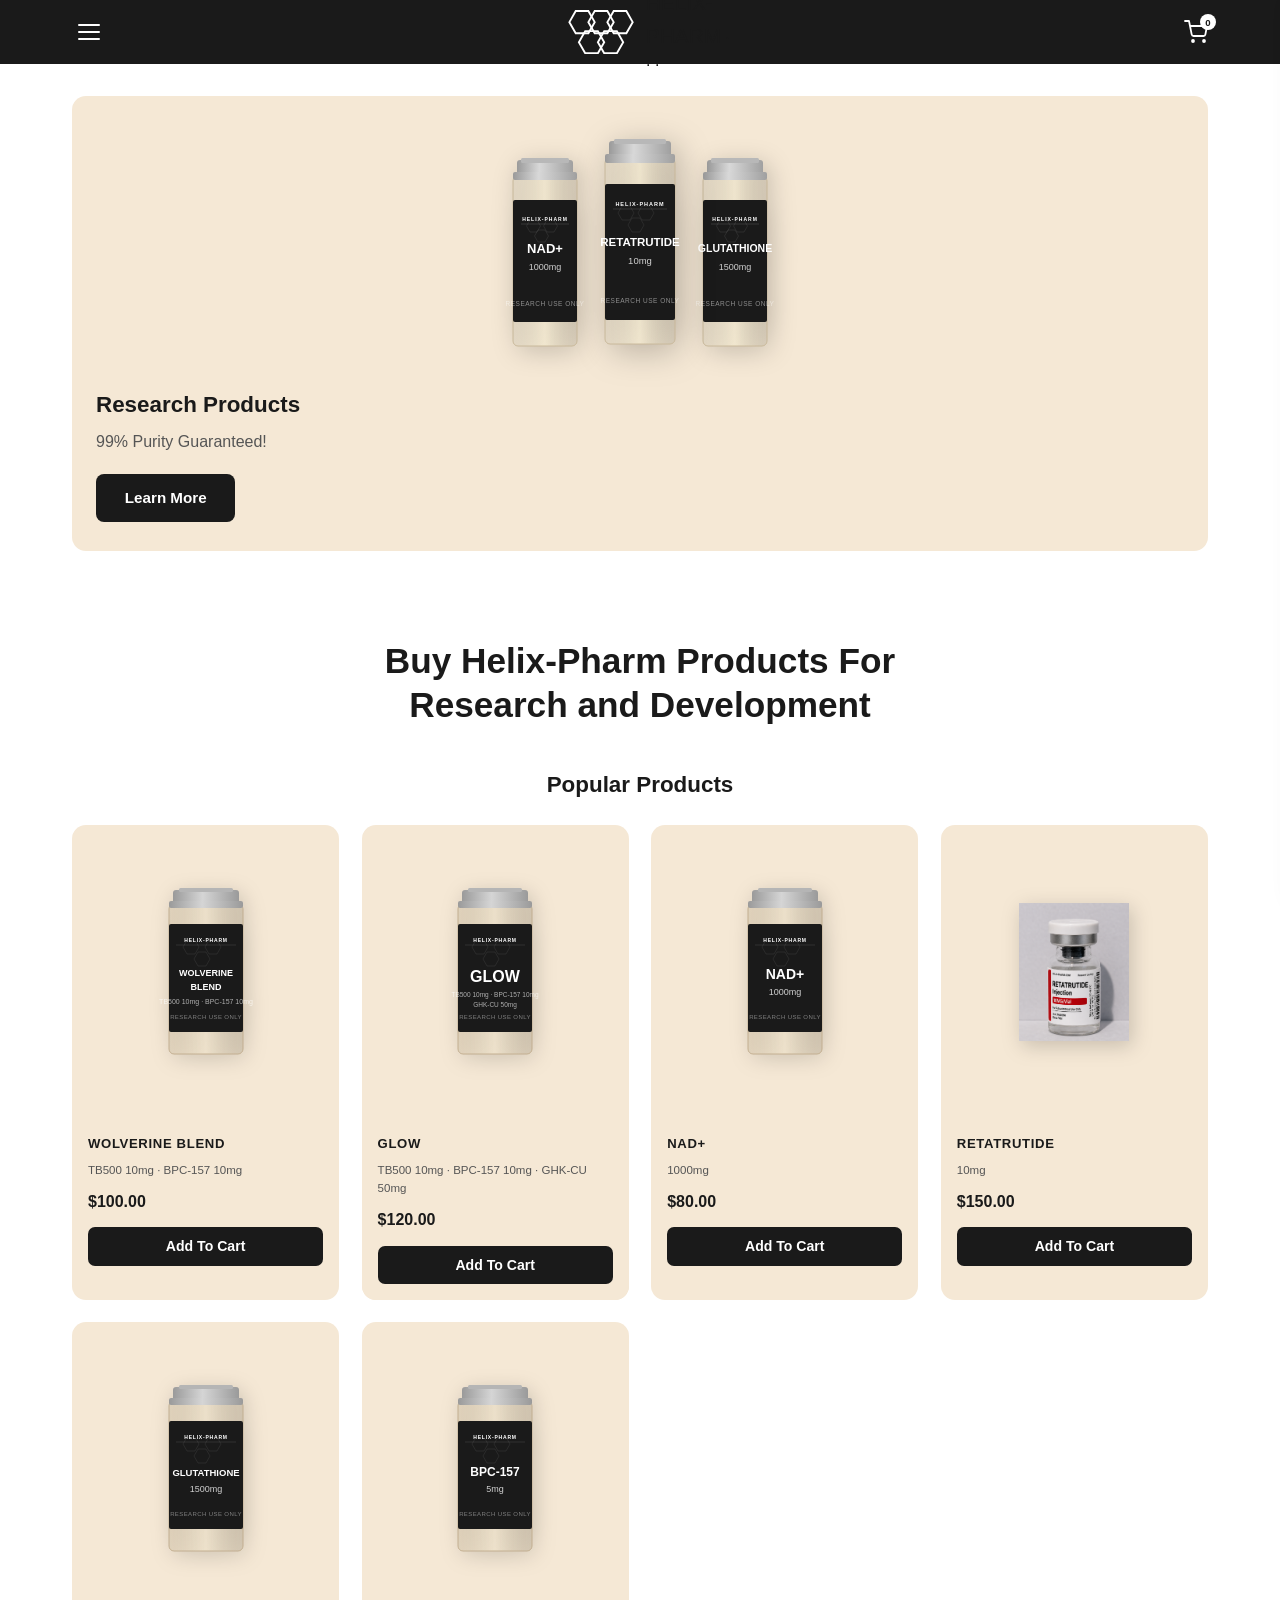
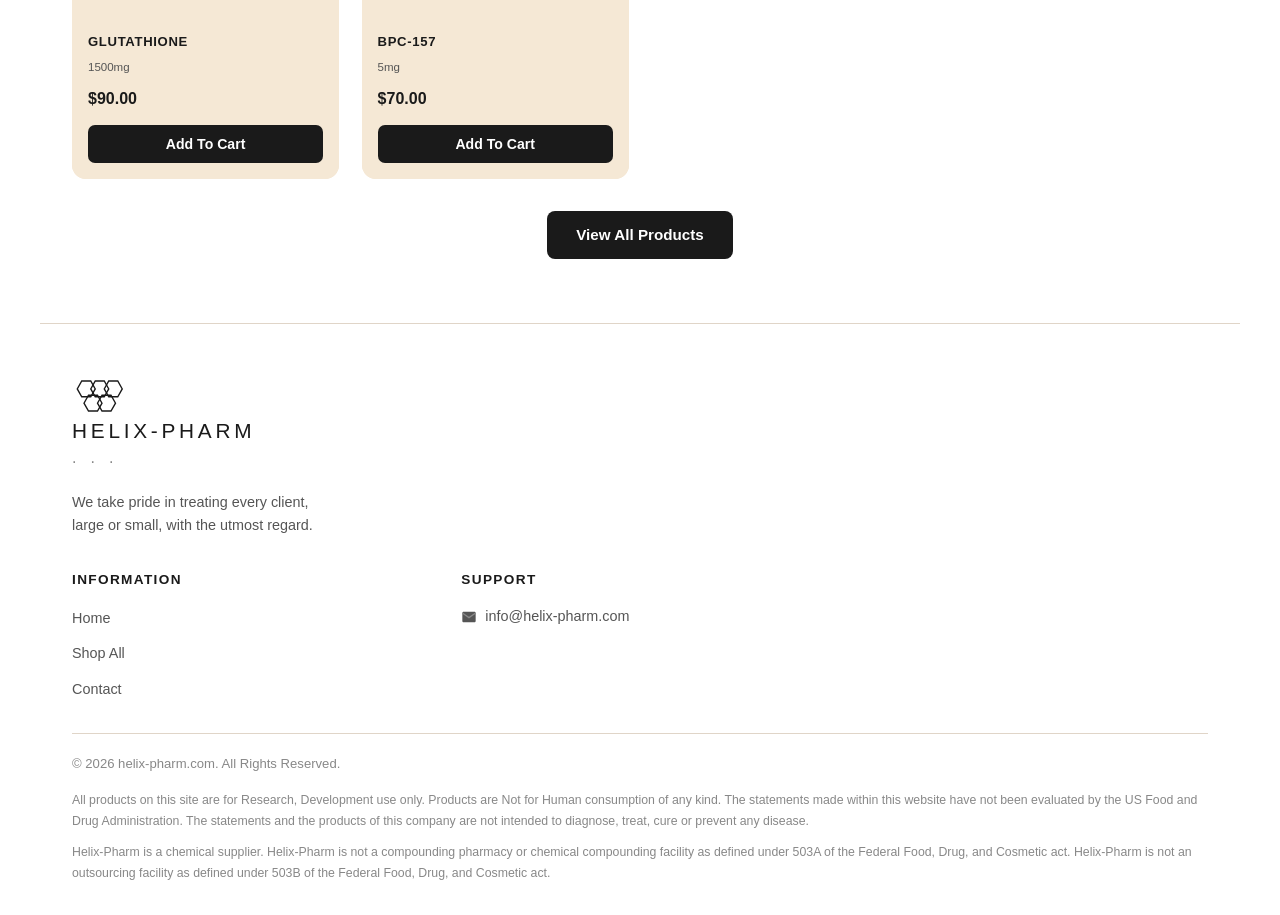
<file: index.html>
<!DOCTYPE html>
<html lang="en">
<head>
  <meta charset="UTF-8">
  <meta name="viewport" content="width=device-width, initial-scale=1.0">
  <title>Helix-Pharm | Research Products — 99% Purity Guaranteed</title>
  <meta name="description" content="Buy Helix-Pharm research peptides and compounds for research and development. 99% purity guaranteed. USA-made, lab-verified.">
  <link rel="stylesheet" href="css/styles.css">
  <style>
    /* extra page-specific tweaks */
    body { background: #fff; }
  </style>
</head>
<body>

<!-- ══════════════════════════════════════════
     HEADER
══════════════════════════════════════════ -->
<header id="header">
  <div class="header-inner">

    <!-- Hamburger -->
    <button class="hamburger" id="menuBtn" aria-label="Open menu">
      <span></span><span></span><span></span>
    </button>

    <!-- Logo -->
    <a href="index.html" class="logo">
      <!-- Molecular hex icon -->
      <svg class="logo-hex" viewBox="0 0 80 42" fill="none" xmlns="http://www.w3.org/2000/svg">
        <polygon points="13,1 25,1 31,11.5 25,22 13,22 7,11.5" fill="none" stroke="white" stroke-width="1.8"/>
        <polygon points="31,1 43,1 49,11.5 43,22 31,22 25,11.5" fill="none" stroke="white" stroke-width="1.8"/>
        <polygon points="49,1 61,1 67,11.5 61,22 49,22 43,11.5" fill="none" stroke="white" stroke-width="1.8"/>
        <polygon points="22,20 34,20 40,30.5 34,41 22,41 16,30.5" fill="none" stroke="white" stroke-width="1.8"/>
        <polygon points="40,20 52,20 58,30.5 52,41 40,41 34,30.5" fill="none" stroke="white" stroke-width="1.8"/>
      </svg>
      <div class="logo-wordmark">
        <span class="logo-name">HELIX-PHARM</span>
        <span class="logo-sub">· · ·</span>
      </div>
    </a>

    <!-- Cart -->
    <button class="cart-btn" id="cartBtn" aria-label="Cart">
      <svg viewBox="0 0 24 24" fill="none" stroke="white" stroke-width="1.8" stroke-linecap="round" stroke-linejoin="round">
        <circle cx="9" cy="21" r="1"/><circle cx="20" cy="21" r="1"/>
        <path d="M1 1h4l2.68 13.39a2 2 0 0 0 2 1.61h9.72a2 2 0 0 0 2-1.61L23 6H6"/>
      </svg>
      <span class="cart-count" id="cartCount">0</span>
    </button>

  </div>
</header>

<!-- ══════════════════════════════════════════
     SLIDE-OUT MENU
══════════════════════════════════════════ -->
<div class="menu-overlay" id="menuOverlay"></div>
<nav class="slide-menu" id="slideMenu">
  <div class="slide-menu-header">
    <div class="search-wrap">
      <svg viewBox="0 0 24 24"><path d="M21 21l-4.35-4.35M17 11A6 6 0 1 1 5 11a6 6 0 0 1 12 0z" stroke="#888" stroke-width="2" fill="none" stroke-linecap="round"/></svg>
      <input type="text" placeholder="Search for...">
    </div>
    <button class="menu-close" id="menuClose">✕</button>
  </div>
  <div class="slide-menu-links">
    <a href="index.html">Home</a>
    <a href="shop.html">Shop All</a>
    <a href="contact.html">Contact Us</a>
  </div>
</nav>

<!-- ══════════════════════════════════════════
     MAIN
══════════════════════════════════════════ -->
<main>

  <!-- HERO BANNER -->
  <section id="hero">
    <div class="hero-card">
      <!-- Three vials -->
      <div class="hero-vials">
        <!-- Vial 1: NAD+ -->
        <svg width="100" height="210" viewBox="0 0 100 210" xmlns="http://www.w3.org/2000/svg" style="filter:drop-shadow(4px 6px 12px rgba(0,0,0,.22))">
          <defs>
            <linearGradient id="cap1" x1="0%" y1="0%" x2="100%" y2="0%">
              <stop offset="0%"   stop-color="#9a9a9a"/>
              <stop offset="40%"  stop-color="#d8d8d8"/>
              <stop offset="100%" stop-color="#a0a0a0"/>
            </linearGradient>
            <linearGradient id="glass1" x1="0%" y1="0%" x2="100%" y2="0%">
              <stop offset="0%"   stop-color="rgba(220,210,190,0.6)"/>
              <stop offset="50%"  stop-color="rgba(245,235,210,0.85)"/>
              <stop offset="100%" stop-color="rgba(200,190,170,0.5)"/>
            </linearGradient>
          </defs>
          <!-- Glass body -->
          <rect x="18" y="28" width="64" height="170" rx="5" fill="url(#glass1)" stroke="#c8b89a" stroke-width="1"/>
          <!-- Label -->
          <rect x="18" y="52" width="64" height="122" rx="2" fill="#1a1a1a"/>
          <!-- Hex watermark on label -->
          <polygon points="35,72 42,72 45.5,78 42,84 35,84 31.5,78" fill="none" stroke="rgba(255,255,255,0.08)" stroke-width="1"/>
          <polygon points="52,72 59,72 62.5,78 59,84 52,84 48.5,78" fill="none" stroke="rgba(255,255,255,0.08)" stroke-width="1"/>
          <polygon points="43,82 50,82 53.5,88 50,94 43,94 39.5,88" fill="none" stroke="rgba(255,255,255,0.08)" stroke-width="1"/>
          <!-- Label text -->
          <text x="50" y="73" text-anchor="middle" fill="white" font-size="5" font-weight="700" letter-spacing="1" font-family="Arial,sans-serif">HELIX-PHARM</text>
          <line x1="26" y1="76" x2="74" y2="76" stroke="rgba(255,255,255,0.25)" stroke-width="0.5"/>
          <text x="50" y="105" text-anchor="middle" fill="white" font-size="13" font-weight="900" font-family="Arial,sans-serif">NAD+</text>
          <text x="50" y="122" text-anchor="middle" fill="rgba(255,255,255,0.8)" font-size="9" font-family="Arial,sans-serif">1000mg</text>
          <text x="50" y="158" text-anchor="middle" fill="rgba(255,255,255,0.5)" font-size="6.5" letter-spacing="0.5" font-family="Arial,sans-serif">RESEARCH USE ONLY</text>
          <!-- Metal cap -->
          <rect x="22" y="12" width="56" height="18" rx="3" fill="url(#cap1)"/>
          <rect x="18" y="24" width="64" height="8" rx="2" fill="url(#cap1)"/>
          <rect x="26" y="10" width="48" height="5" rx="1.5" fill="#b8b8b8"/>
        </svg>

        <!-- Vial 2 (center, slightly larger): RETATRUTIDE -->
        <svg width="110" height="230" viewBox="0 0 110 230" xmlns="http://www.w3.org/2000/svg" style="margin:0 -10px;z-index:2;position:relative;filter:drop-shadow(5px 8px 16px rgba(0,0,0,.28))">
          <defs>
            <linearGradient id="cap2" x1="0%" y1="0%" x2="100%" y2="0%">
              <stop offset="0%"   stop-color="#9a9a9a"/>
              <stop offset="40%"  stop-color="#d8d8d8"/>
              <stop offset="100%" stop-color="#a0a0a0"/>
            </linearGradient>
            <linearGradient id="glass2" x1="0%" y1="0%" x2="100%" y2="0%">
              <stop offset="0%"   stop-color="rgba(220,210,190,0.6)"/>
              <stop offset="50%"  stop-color="rgba(245,235,210,0.85)"/>
              <stop offset="100%" stop-color="rgba(200,190,170,0.5)"/>
            </linearGradient>
          </defs>
          <rect x="20" y="30" width="70" height="186" rx="5" fill="url(#glass2)" stroke="#c8b89a" stroke-width="1"/>
          <rect x="20" y="56" width="70" height="136" rx="2" fill="#1a1a1a"/>
          <polygon points="37,78 45,78 49,85 45,92 37,92 33,85" fill="none" stroke="rgba(255,255,255,0.07)" stroke-width="1"/>
          <polygon points="57,78 65,78 69,85 65,92 57,92 53,85" fill="none" stroke="rgba(255,255,255,0.07)" stroke-width="1"/>
          <polygon points="47,90 55,90 59,97 55,104 47,104 43,97" fill="none" stroke="rgba(255,255,255,0.07)" stroke-width="1"/>
          <text x="55" y="78" text-anchor="middle" fill="white" font-size="5.5" font-weight="700" letter-spacing="1" font-family="Arial,sans-serif">HELIX-PHARM</text>
          <line x1="28" y1="81" x2="82" y2="81" stroke="rgba(255,255,255,0.25)" stroke-width="0.5"/>
          <text x="55" y="118" text-anchor="middle" fill="white" font-size="11.5" font-weight="900" font-family="Arial,sans-serif">RETATRUTIDE</text>
          <text x="55" y="136" text-anchor="middle" fill="rgba(255,255,255,0.8)" font-size="9.5" font-family="Arial,sans-serif">10mg</text>
          <text x="55" y="175" text-anchor="middle" fill="rgba(255,255,255,0.5)" font-size="6.5" letter-spacing="0.5" font-family="Arial,sans-serif">RESEARCH USE ONLY</text>
          <rect x="24" y="13" width="62" height="19" rx="3" fill="url(#cap2)"/>
          <rect x="20" y="26" width="70" height="9" rx="2" fill="url(#cap2)"/>
          <rect x="29" y="11" width="52" height="5" rx="1.5" fill="#b8b8b8"/>
        </svg>

        <!-- Vial 3: GLUTATHIONE -->
        <svg width="100" height="210" viewBox="0 0 100 210" xmlns="http://www.w3.org/2000/svg" style="filter:drop-shadow(4px 6px 12px rgba(0,0,0,.22))">
          <defs>
            <linearGradient id="cap3" x1="0%" y1="0%" x2="100%" y2="0%">
              <stop offset="0%"   stop-color="#9a9a9a"/>
              <stop offset="40%"  stop-color="#d8d8d8"/>
              <stop offset="100%" stop-color="#a0a0a0"/>
            </linearGradient>
            <linearGradient id="glass3" x1="0%" y1="0%" x2="100%" y2="0%">
              <stop offset="0%"   stop-color="rgba(220,210,190,0.6)"/>
              <stop offset="50%"  stop-color="rgba(245,235,210,0.85)"/>
              <stop offset="100%" stop-color="rgba(200,190,170,0.5)"/>
            </linearGradient>
          </defs>
          <rect x="18" y="28" width="64" height="170" rx="5" fill="url(#glass3)" stroke="#c8b89a" stroke-width="1"/>
          <rect x="18" y="52" width="64" height="122" rx="2" fill="#1a1a1a"/>
          <polygon points="35,72 42,72 45.5,78 42,84 35,84 31.5,78" fill="none" stroke="rgba(255,255,255,0.08)" stroke-width="1"/>
          <polygon points="52,72 59,72 62.5,78 59,84 52,84 48.5,78" fill="none" stroke="rgba(255,255,255,0.08)" stroke-width="1"/>
          <polygon points="43,82 50,82 53.5,88 50,94 43,94 39.5,88" fill="none" stroke="rgba(255,255,255,0.08)" stroke-width="1"/>
          <text x="50" y="73" text-anchor="middle" fill="white" font-size="5" font-weight="700" letter-spacing="1" font-family="Arial,sans-serif">HELIX-PHARM</text>
          <line x1="26" y1="76" x2="74" y2="76" stroke="rgba(255,255,255,0.25)" stroke-width="0.5"/>
          <text x="50" y="104" text-anchor="middle" fill="white" font-size="10.5" font-weight="900" font-family="Arial,sans-serif">GLUTATHIONE</text>
          <text x="50" y="122" text-anchor="middle" fill="rgba(255,255,255,0.8)" font-size="9" font-family="Arial,sans-serif">1500mg</text>
          <text x="50" y="158" text-anchor="middle" fill="rgba(255,255,255,0.5)" font-size="6.5" letter-spacing="0.5" font-family="Arial,sans-serif">RESEARCH USE ONLY</text>
          <rect x="22" y="12" width="56" height="18" rx="3" fill="url(#cap3)"/>
          <rect x="18" y="24" width="64" height="8" rx="2" fill="url(#cap3)"/>
          <rect x="26" y="10" width="48" height="5" rx="1.5" fill="#b8b8b8"/>
        </svg>
      </div>

      <h2>Research Products</h2>
      <p>99% Purity Guaranteed!</p>
      <a href="shop.html" class="btn-black">Learn More</a>
    </div>
  </section>

  <!-- PAGE HEADING -->
  <div class="page-title">
    <h1>Buy Helix-Pharm Products For Research and Development</h1>
  </div>

  <!-- PRODUCTS -->
  <section id="products">
    <h2 class="products-heading">Popular Products</h2>
    <div class="products-grid" id="productsGrid">

      <!-- Product 1 -->
      <div class="product-card">
        <div class="product-vial">
          <svg width="110" height="180" viewBox="0 0 110 180" xmlns="http://www.w3.org/2000/svg" style="filter:drop-shadow(3px 5px 10px rgba(0,0,0,.18))">
            <defs>
              <linearGradient id="pc1" x1="0%" y1="0%" x2="100%" y2="0%"><stop offset="0%" stop-color="#9a9a9a"/><stop offset="45%" stop-color="#d5d5d5"/><stop offset="100%" stop-color="#9a9a9a"/></linearGradient>
              <linearGradient id="pg1" x1="0%" y1="0%" x2="100%" y2="0%"><stop offset="0%" stop-color="rgba(215,200,175,0.6)"/><stop offset="50%" stop-color="rgba(240,228,205,0.85)"/><stop offset="100%" stop-color="rgba(195,182,160,0.55)"/></linearGradient>
            </defs>
            <rect x="18" y="22" width="74" height="150" rx="5" fill="url(#pg1)" stroke="#c2ae90" stroke-width="1"/>
            <rect x="18" y="42" width="74" height="108" rx="2" fill="#1a1a1a"/>
            <polygon points="36,58 44,58 48,65 44,72 36,72 32,65" fill="none" stroke="rgba(255,255,255,0.07)" stroke-width="1"/>
            <polygon points="58,58 66,58 70,65 66,72 58,72 54,65" fill="none" stroke="rgba(255,255,255,0.07)" stroke-width="1"/>
            <polygon points="47,70 55,70 59,77 55,84 47,84 43,77" fill="none" stroke="rgba(255,255,255,0.07)" stroke-width="1"/>
            <text x="55" y="60" text-anchor="middle" fill="white" font-size="5" font-weight="700" letter-spacing="0.8" font-family="Arial,sans-serif">HELIX-PHARM</text>
            <line x1="25" y1="63" x2="85" y2="63" stroke="rgba(255,255,255,0.2)" stroke-width="0.5"/>
            <text x="55" y="94" text-anchor="middle" fill="white" font-size="9" font-weight="900" font-family="Arial,sans-serif">WOLVERINE</text>
            <text x="55" y="108" text-anchor="middle" fill="white" font-size="9" font-weight="900" font-family="Arial,sans-serif">BLEND</text>
            <text x="55" y="122" text-anchor="middle" fill="rgba(255,255,255,0.65)" font-size="7" font-family="Arial,sans-serif">TB500 10mg · BPC-157 10mg</text>
            <text x="55" y="137" text-anchor="middle" fill="rgba(255,255,255,0.45)" font-size="6" letter-spacing="0.4" font-family="Arial,sans-serif">RESEARCH USE ONLY</text>
            <rect x="22" y="8"  width="66" height="16" rx="3" fill="url(#pc1)"/>
            <rect x="18" y="19" width="74" height="7"  rx="2" fill="url(#pc1)"/>
            <rect x="28" y="6"  width="54" height="4"  rx="1.5" fill="#b5b5b5"/>
          </svg>
        </div>
        <div class="product-info">
          <div class="product-name">WOLVERINE BLEND</div>
          <div class="product-sub">TB500 10mg · BPC-157 10mg</div>
          <div class="product-price">$100.00</div>
          <button class="add-to-cart" data-name="WOLVERINE BLEND" data-price="100">Add To Cart</button>
        </div>
      </div>

      <!-- Product 2 -->
      <div class="product-card">
        <div class="product-vial">
          <svg width="110" height="180" viewBox="0 0 110 180" xmlns="http://www.w3.org/2000/svg" style="filter:drop-shadow(3px 5px 10px rgba(0,0,0,.18))">
            <defs>
              <linearGradient id="pc2" x1="0%" y1="0%" x2="100%" y2="0%"><stop offset="0%" stop-color="#9a9a9a"/><stop offset="45%" stop-color="#d5d5d5"/><stop offset="100%" stop-color="#9a9a9a"/></linearGradient>
              <linearGradient id="pg2" x1="0%" y1="0%" x2="100%" y2="0%"><stop offset="0%" stop-color="rgba(215,200,175,0.6)"/><stop offset="50%" stop-color="rgba(240,228,205,0.85)"/><stop offset="100%" stop-color="rgba(195,182,160,0.55)"/></linearGradient>
            </defs>
            <rect x="18" y="22" width="74" height="150" rx="5" fill="url(#pg2)" stroke="#c2ae90" stroke-width="1"/>
            <rect x="18" y="42" width="74" height="108" rx="2" fill="#1a1a1a"/>
            <polygon points="36,58 44,58 48,65 44,72 36,72 32,65" fill="none" stroke="rgba(255,255,255,0.07)" stroke-width="1"/>
            <polygon points="58,58 66,58 70,65 66,72 58,72 54,65" fill="none" stroke="rgba(255,255,255,0.07)" stroke-width="1"/>
            <polygon points="47,70 55,70 59,77 55,84 47,84 43,77" fill="none" stroke="rgba(255,255,255,0.07)" stroke-width="1"/>
            <text x="55" y="60" text-anchor="middle" fill="white" font-size="5" font-weight="700" letter-spacing="0.8" font-family="Arial,sans-serif">HELIX-PHARM</text>
            <line x1="25" y1="63" x2="85" y2="63" stroke="rgba(255,255,255,0.2)" stroke-width="0.5"/>
            <text x="55" y="100" text-anchor="middle" fill="white" font-size="16" font-weight="900" font-family="Arial,sans-serif">GLOW</text>
            <text x="55" y="115" text-anchor="middle" fill="rgba(255,255,255,0.65)" font-size="6.5" font-family="Arial,sans-serif">TB500 10mg · BPC-157 10mg</text>
            <text x="55" y="125" text-anchor="middle" fill="rgba(255,255,255,0.65)" font-size="6.5" font-family="Arial,sans-serif">GHK-CU 50mg</text>
            <text x="55" y="137" text-anchor="middle" fill="rgba(255,255,255,0.45)" font-size="6" letter-spacing="0.4" font-family="Arial,sans-serif">RESEARCH USE ONLY</text>
            <rect x="22" y="8"  width="66" height="16" rx="3" fill="url(#pc2)"/>
            <rect x="18" y="19" width="74" height="7"  rx="2" fill="url(#pc2)"/>
            <rect x="28" y="6"  width="54" height="4"  rx="1.5" fill="#b5b5b5"/>
          </svg>
        </div>
        <div class="product-info">
          <div class="product-name">GLOW</div>
          <div class="product-sub">TB500 10mg · BPC-157 10mg · GHK-CU 50mg</div>
          <div class="product-price">$120.00</div>
          <button class="add-to-cart" data-name="GLOW" data-price="120">Add To Cart</button>
        </div>
      </div>

      <!-- Product 3 -->
      <div class="product-card">
        <div class="product-vial">
          <svg width="110" height="180" viewBox="0 0 110 180" xmlns="http://www.w3.org/2000/svg" style="filter:drop-shadow(3px 5px 10px rgba(0,0,0,.18))">
            <defs>
              <linearGradient id="pc3" x1="0%" y1="0%" x2="100%" y2="0%"><stop offset="0%" stop-color="#9a9a9a"/><stop offset="45%" stop-color="#d5d5d5"/><stop offset="100%" stop-color="#9a9a9a"/></linearGradient>
              <linearGradient id="pg3" x1="0%" y1="0%" x2="100%" y2="0%"><stop offset="0%" stop-color="rgba(215,200,175,0.6)"/><stop offset="50%" stop-color="rgba(240,228,205,0.85)"/><stop offset="100%" stop-color="rgba(195,182,160,0.55)"/></linearGradient>
            </defs>
            <rect x="18" y="22" width="74" height="150" rx="5" fill="url(#pg3)" stroke="#c2ae90" stroke-width="1"/>
            <rect x="18" y="42" width="74" height="108" rx="2" fill="#1a1a1a"/>
            <polygon points="36,58 44,58 48,65 44,72 36,72 32,65" fill="none" stroke="rgba(255,255,255,0.07)" stroke-width="1"/>
            <polygon points="58,58 66,58 70,65 66,72 58,72 54,65" fill="none" stroke="rgba(255,255,255,0.07)" stroke-width="1"/>
            <polygon points="47,70 55,70 59,77 55,84 47,84 43,77" fill="none" stroke="rgba(255,255,255,0.07)" stroke-width="1"/>
            <text x="55" y="60" text-anchor="middle" fill="white" font-size="5" font-weight="700" letter-spacing="0.8" font-family="Arial,sans-serif">HELIX-PHARM</text>
            <line x1="25" y1="63" x2="85" y2="63" stroke="rgba(255,255,255,0.2)" stroke-width="0.5"/>
            <text x="55" y="97" text-anchor="middle" fill="white" font-size="14" font-weight="900" font-family="Arial,sans-serif">NAD+</text>
            <text x="55" y="113" text-anchor="middle" fill="rgba(255,255,255,0.8)" font-size="9" font-family="Arial,sans-serif">1000mg</text>
            <text x="55" y="137" text-anchor="middle" fill="rgba(255,255,255,0.45)" font-size="6" letter-spacing="0.4" font-family="Arial,sans-serif">RESEARCH USE ONLY</text>
            <rect x="22" y="8"  width="66" height="16" rx="3" fill="url(#pc3)"/>
            <rect x="18" y="19" width="74" height="7"  rx="2" fill="url(#pc3)"/>
            <rect x="28" y="6"  width="54" height="4"  rx="1.5" fill="#b5b5b5"/>
          </svg>
        </div>
        <div class="product-info">
          <div class="product-name">NAD+</div>
          <div class="product-sub">1000mg</div>
          <div class="product-price">$80.00</div>
          <button class="add-to-cart" data-name="NAD+" data-price="80">Add To Cart</button>
        </div>
      </div>

      <!-- Product 4 -->
      <div class="product-card">
        <div class="product-vial">
          <img src="47033D89-0AFC-4682-B5F5-2CE9AA2C451C.png" alt="Retatrutide 10mg Injection Vial" style="width:110px;height:180px;object-fit:contain;filter:drop-shadow(3px 5px 10px rgba(0,0,0,.18));">
        </div>
        <div class="product-info">
          <div class="product-name">RETATRUTIDE</div>
          <div class="product-sub">10mg</div>
          <div class="product-price">$150.00</div>
          <button class="add-to-cart" data-name="RETATRUTIDE" data-price="150">Add To Cart</button>
        </div>
      </div>

      <!-- Product 5 -->
      <div class="product-card">
        <div class="product-vial">
          <svg width="110" height="180" viewBox="0 0 110 180" xmlns="http://www.w3.org/2000/svg" style="filter:drop-shadow(3px 5px 10px rgba(0,0,0,.18))">
            <defs>
              <linearGradient id="pc5" x1="0%" y1="0%" x2="100%" y2="0%"><stop offset="0%" stop-color="#9a9a9a"/><stop offset="45%" stop-color="#d5d5d5"/><stop offset="100%" stop-color="#9a9a9a"/></linearGradient>
              <linearGradient id="pg5" x1="0%" y1="0%" x2="100%" y2="0%"><stop offset="0%" stop-color="rgba(215,200,175,0.6)"/><stop offset="50%" stop-color="rgba(240,228,205,0.85)"/><stop offset="100%" stop-color="rgba(195,182,160,0.55)"/></linearGradient>
            </defs>
            <rect x="18" y="22" width="74" height="150" rx="5" fill="url(#pg5)" stroke="#c2ae90" stroke-width="1"/>
            <rect x="18" y="42" width="74" height="108" rx="2" fill="#1a1a1a"/>
            <polygon points="36,58 44,58 48,65 44,72 36,72 32,65" fill="none" stroke="rgba(255,255,255,0.07)" stroke-width="1"/>
            <polygon points="58,58 66,58 70,65 66,72 58,72 54,65" fill="none" stroke="rgba(255,255,255,0.07)" stroke-width="1"/>
            <polygon points="47,70 55,70 59,77 55,84 47,84 43,77" fill="none" stroke="rgba(255,255,255,0.07)" stroke-width="1"/>
            <text x="55" y="60" text-anchor="middle" fill="white" font-size="5" font-weight="700" letter-spacing="0.8" font-family="Arial,sans-serif">HELIX-PHARM</text>
            <line x1="25" y1="63" x2="85" y2="63" stroke="rgba(255,255,255,0.2)" stroke-width="0.5"/>
            <text x="55" y="97" text-anchor="middle" fill="white" font-size="9.5" font-weight="900" font-family="Arial,sans-serif">GLUTATHIONE</text>
            <text x="55" y="113" text-anchor="middle" fill="rgba(255,255,255,0.8)" font-size="9" font-family="Arial,sans-serif">1500mg</text>
            <text x="55" y="137" text-anchor="middle" fill="rgba(255,255,255,0.45)" font-size="6" letter-spacing="0.4" font-family="Arial,sans-serif">RESEARCH USE ONLY</text>
            <rect x="22" y="8"  width="66" height="16" rx="3" fill="url(#pc5)"/>
            <rect x="18" y="19" width="74" height="7"  rx="2" fill="url(#pc5)"/>
            <rect x="28" y="6"  width="54" height="4"  rx="1.5" fill="#b5b5b5"/>
          </svg>
        </div>
        <div class="product-info">
          <div class="product-name">GLUTATHIONE</div>
          <div class="product-sub">1500mg</div>
          <div class="product-price">$90.00</div>
          <button class="add-to-cart" data-name="GLUTATHIONE" data-price="90">Add To Cart</button>
        </div>
      </div>

      <!-- Product 6 -->
      <div class="product-card">
        <div class="product-vial">
          <svg width="110" height="180" viewBox="0 0 110 180" xmlns="http://www.w3.org/2000/svg" style="filter:drop-shadow(3px 5px 10px rgba(0,0,0,.18))">
            <defs>
              <linearGradient id="pc6" x1="0%" y1="0%" x2="100%" y2="0%"><stop offset="0%" stop-color="#9a9a9a"/><stop offset="45%" stop-color="#d5d5d5"/><stop offset="100%" stop-color="#9a9a9a"/></linearGradient>
              <linearGradient id="pg6" x1="0%" y1="0%" x2="100%" y2="0%"><stop offset="0%" stop-color="rgba(215,200,175,0.6)"/><stop offset="50%" stop-color="rgba(240,228,205,0.85)"/><stop offset="100%" stop-color="rgba(195,182,160,0.55)"/></linearGradient>
            </defs>
            <rect x="18" y="22" width="74" height="150" rx="5" fill="url(#pg6)" stroke="#c2ae90" stroke-width="1"/>
            <rect x="18" y="42" width="74" height="108" rx="2" fill="#1a1a1a"/>
            <polygon points="36,58 44,58 48,65 44,72 36,72 32,65" fill="none" stroke="rgba(255,255,255,0.07)" stroke-width="1"/>
            <polygon points="58,58 66,58 70,65 66,72 58,72 54,65" fill="none" stroke="rgba(255,255,255,0.07)" stroke-width="1"/>
            <polygon points="47,70 55,70 59,77 55,84 47,84 43,77" fill="none" stroke="rgba(255,255,255,0.07)" stroke-width="1"/>
            <text x="55" y="60" text-anchor="middle" fill="white" font-size="5" font-weight="700" letter-spacing="0.8" font-family="Arial,sans-serif">HELIX-PHARM</text>
            <line x1="25" y1="63" x2="85" y2="63" stroke="rgba(255,255,255,0.2)" stroke-width="0.5"/>
            <text x="55" y="97" text-anchor="middle" fill="white" font-size="12" font-weight="900" font-family="Arial,sans-serif">BPC-157</text>
            <text x="55" y="113" text-anchor="middle" fill="rgba(255,255,255,0.8)" font-size="9" font-family="Arial,sans-serif">5mg</text>
            <text x="55" y="137" text-anchor="middle" fill="rgba(255,255,255,0.45)" font-size="6" letter-spacing="0.4" font-family="Arial,sans-serif">RESEARCH USE ONLY</text>
            <rect x="22" y="8"  width="66" height="16" rx="3" fill="url(#pc6)"/>
            <rect x="18" y="19" width="74" height="7"  rx="2" fill="url(#pc6)"/>
            <rect x="28" y="6"  width="54" height="4"  rx="1.5" fill="#b5b5b5"/>
          </svg>
        </div>
        <div class="product-info">
          <div class="product-name">BPC-157</div>
          <div class="product-sub">5mg</div>
          <div class="product-price">$70.00</div>
          <button class="add-to-cart" data-name="BPC-157" data-price="70">Add To Cart</button>
        </div>
      </div>

    </div><!-- /products-grid -->

    <div style="text-align:center;margin-top:2rem">
      <a href="shop.html" class="btn-black">View All Products</a>
    </div>
  </section>

</main>

<!-- ══════════════════════════════════════════
     FOOTER
══════════════════════════════════════════ -->
<footer>
  <!-- Logo -->
  <div class="footer-logo">
    <svg width="60" height="32" viewBox="0 0 80 42" fill="none" xmlns="http://www.w3.org/2000/svg">
      <polygon points="13,1 25,1 31,11.5 25,22 13,22 7,11.5" fill="none" stroke="#1a1a1a" stroke-width="1.8"/>
      <polygon points="31,1 43,1 49,11.5 43,22 31,22 25,11.5" fill="none" stroke="#1a1a1a" stroke-width="1.8"/>
      <polygon points="49,1 61,1 67,11.5 61,22 49,22 43,11.5" fill="none" stroke="#1a1a1a" stroke-width="1.8"/>
      <polygon points="22,20 34,20 40,30.5 34,41 22,41 16,30.5" fill="none" stroke="#1a1a1a" stroke-width="1.8"/>
      <polygon points="40,20 52,20 58,30.5 52,41 40,41 34,30.5" fill="none" stroke="#1a1a1a" stroke-width="1.8"/>
    </svg>
    <span class="logo-name" style="color:#1a1a1a;font-size:1.3rem;letter-spacing:.18em">HELIX-PHARM</span>
    <span class="logo-sub" style="color:#888;letter-spacing:.3em">· · ·</span>
  </div>

  <p class="tagline">We take pride in treating every client,<br>large or small, with the utmost regard.</p>

  <div class="footer-cols">
    <div class="footer-col">
      <h4>Information</h4>
      <ul>
        <li><a href="index.html">Home</a></li>
        <li><a href="shop.html">Shop All</a></li>
        <li><a href="contact.html">Contact</a></li>
      </ul>
    </div>
    <div class="footer-col">
      <h4>Support</h4>
      <div class="support-email">
        <svg viewBox="0 0 24 24"><path d="M4 4h16c1.1 0 2 .9 2 2v12c0 1.1-.9 2-2 2H4c-1.1 0-2-.9-2-2V6c0-1.1.9-2 2-2z"/><polyline points="22,6 12,13 2,6" fill="none" stroke="#888" stroke-width="2"/></svg>
        info@helix-pharm.com
      </div>
    </div>
  </div>

  <div class="footer-bottom">
    <p class="footer-copy">© 2026 helix-pharm.com. All Rights Reserved.</p>
    <div class="footer-legal">
      <p>All products on this site are for Research, Development use only. Products are Not for Human consumption of any kind. The statements made within this website have not been evaluated by the US Food and Drug Administration. The statements and the products of this company are not intended to diagnose, treat, cure or prevent any disease.</p>
      <p>Helix-Pharm is a chemical supplier. Helix-Pharm is not a compounding pharmacy or chemical compounding facility as defined under 503A of the Federal Food, Drug, and Cosmetic act. Helix-Pharm is not an outsourcing facility as defined under 503B of the Federal Food, Drug, and Cosmetic act.</p>
    </div>
  </div>
</footer>

<!-- ══════════════════════════════════════════
     CART DRAWER
══════════════════════════════════════════ -->
<div class="cart-overlay" id="cartOverlay"></div>
<div class="cart-drawer" id="cartDrawer">
  <div class="cart-head">
    <span>Your Cart</span>
    <button class="cart-x" id="cartClose">✕</button>
  </div>
  <div class="cart-body" id="cartBody">
    <p class="cart-empty-msg">Your cart is empty.</p>
  </div>
  <div class="cart-foot">
    <div class="cart-subtotal">
      <span>Subtotal</span>
      <span id="cartTotal">$0.00</span>
    </div>
    <button class="checkout-btn">Checkout</button>
  </div>
</div>

<!-- Toast -->
<div class="toast" id="toast"></div>

<!-- Scroll-top -->
<button class="scroll-top" id="scrollTop" aria-label="Back to top">↑</button>

<script src="js/main.js"></script>
</body>
</html>
</file>
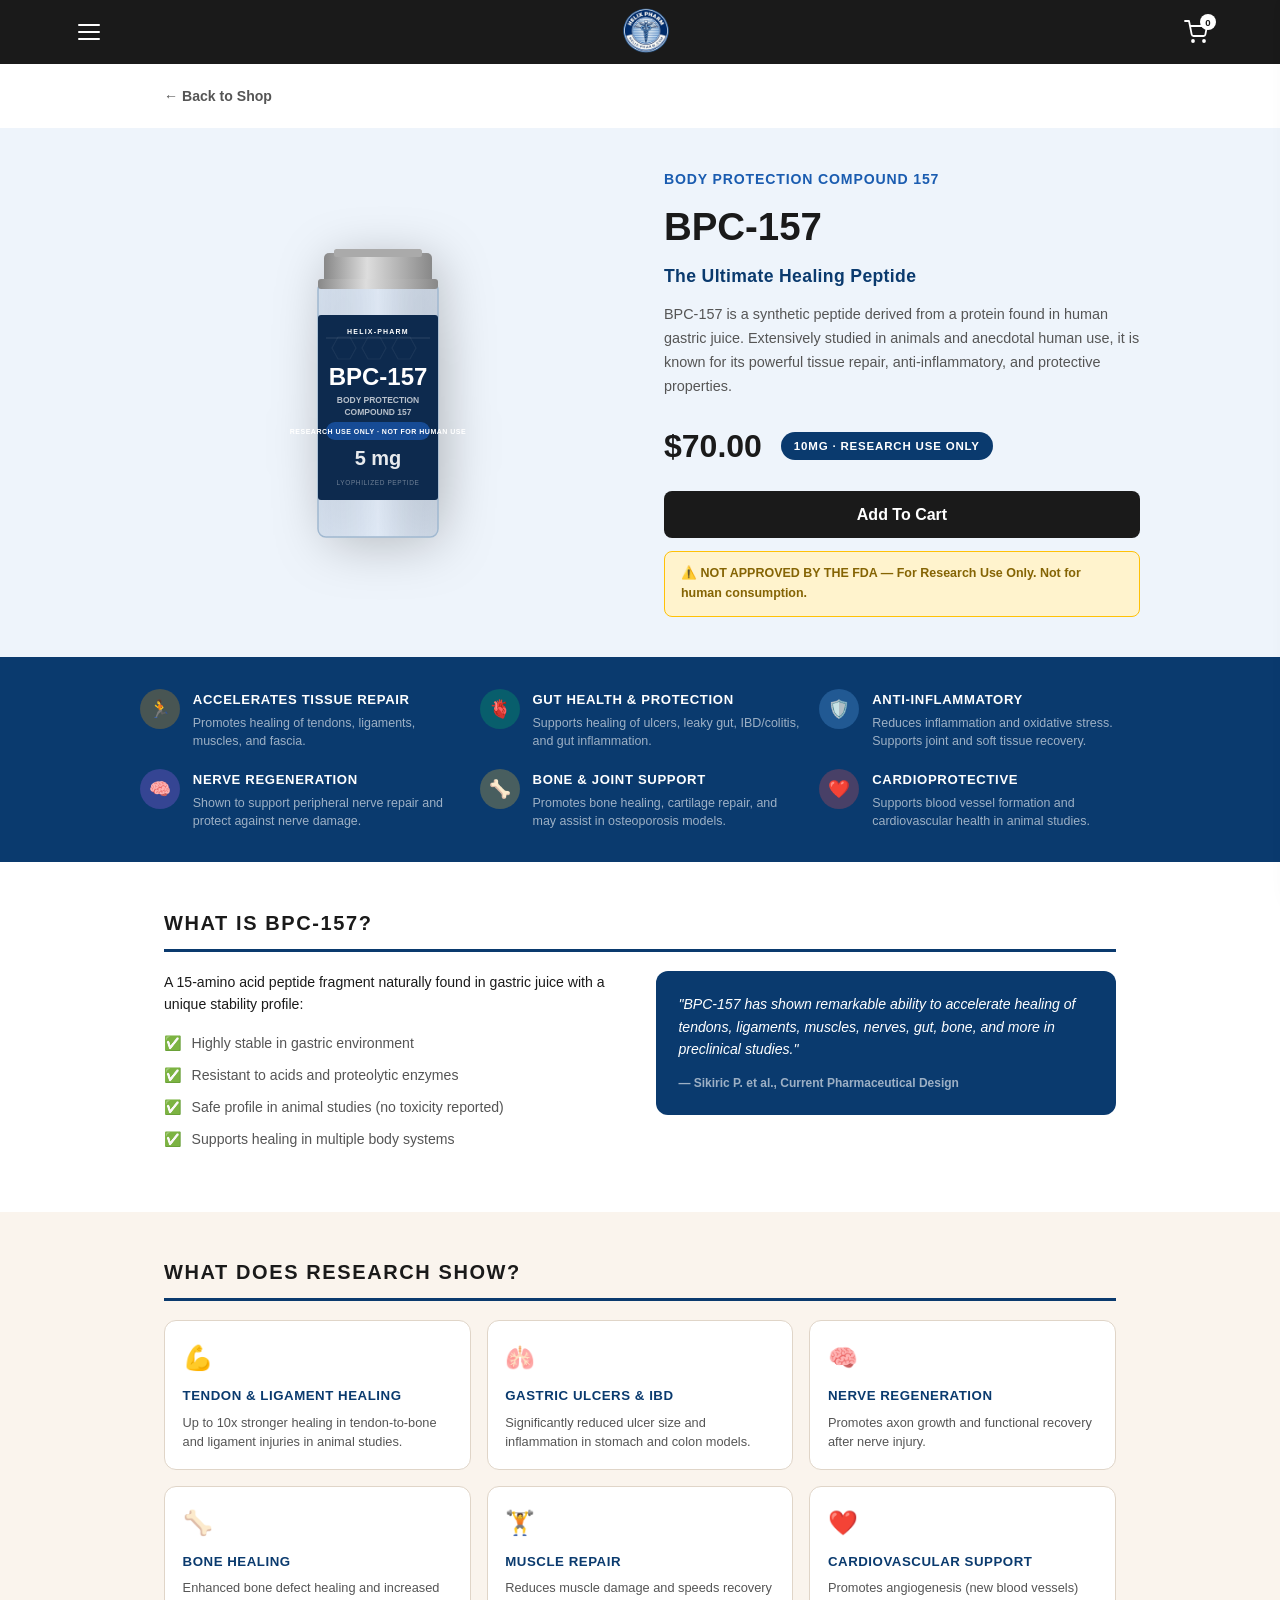
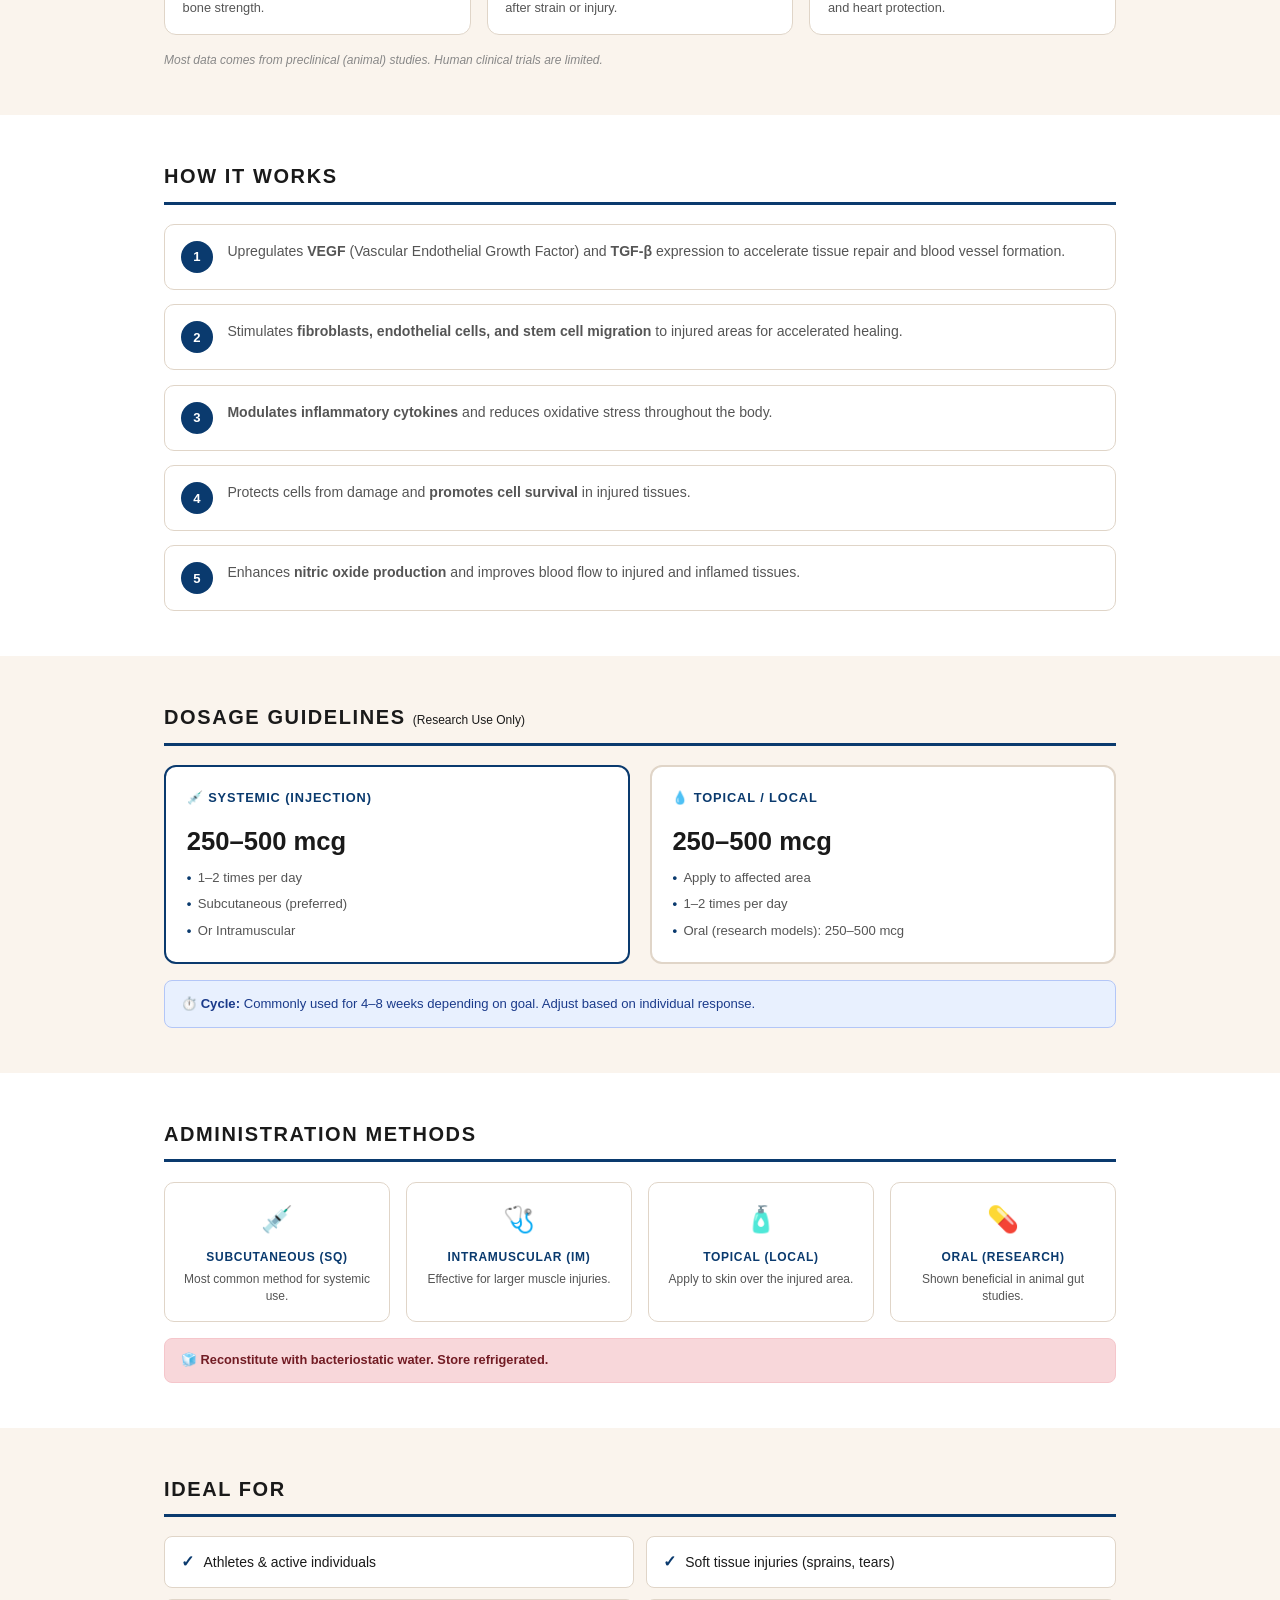
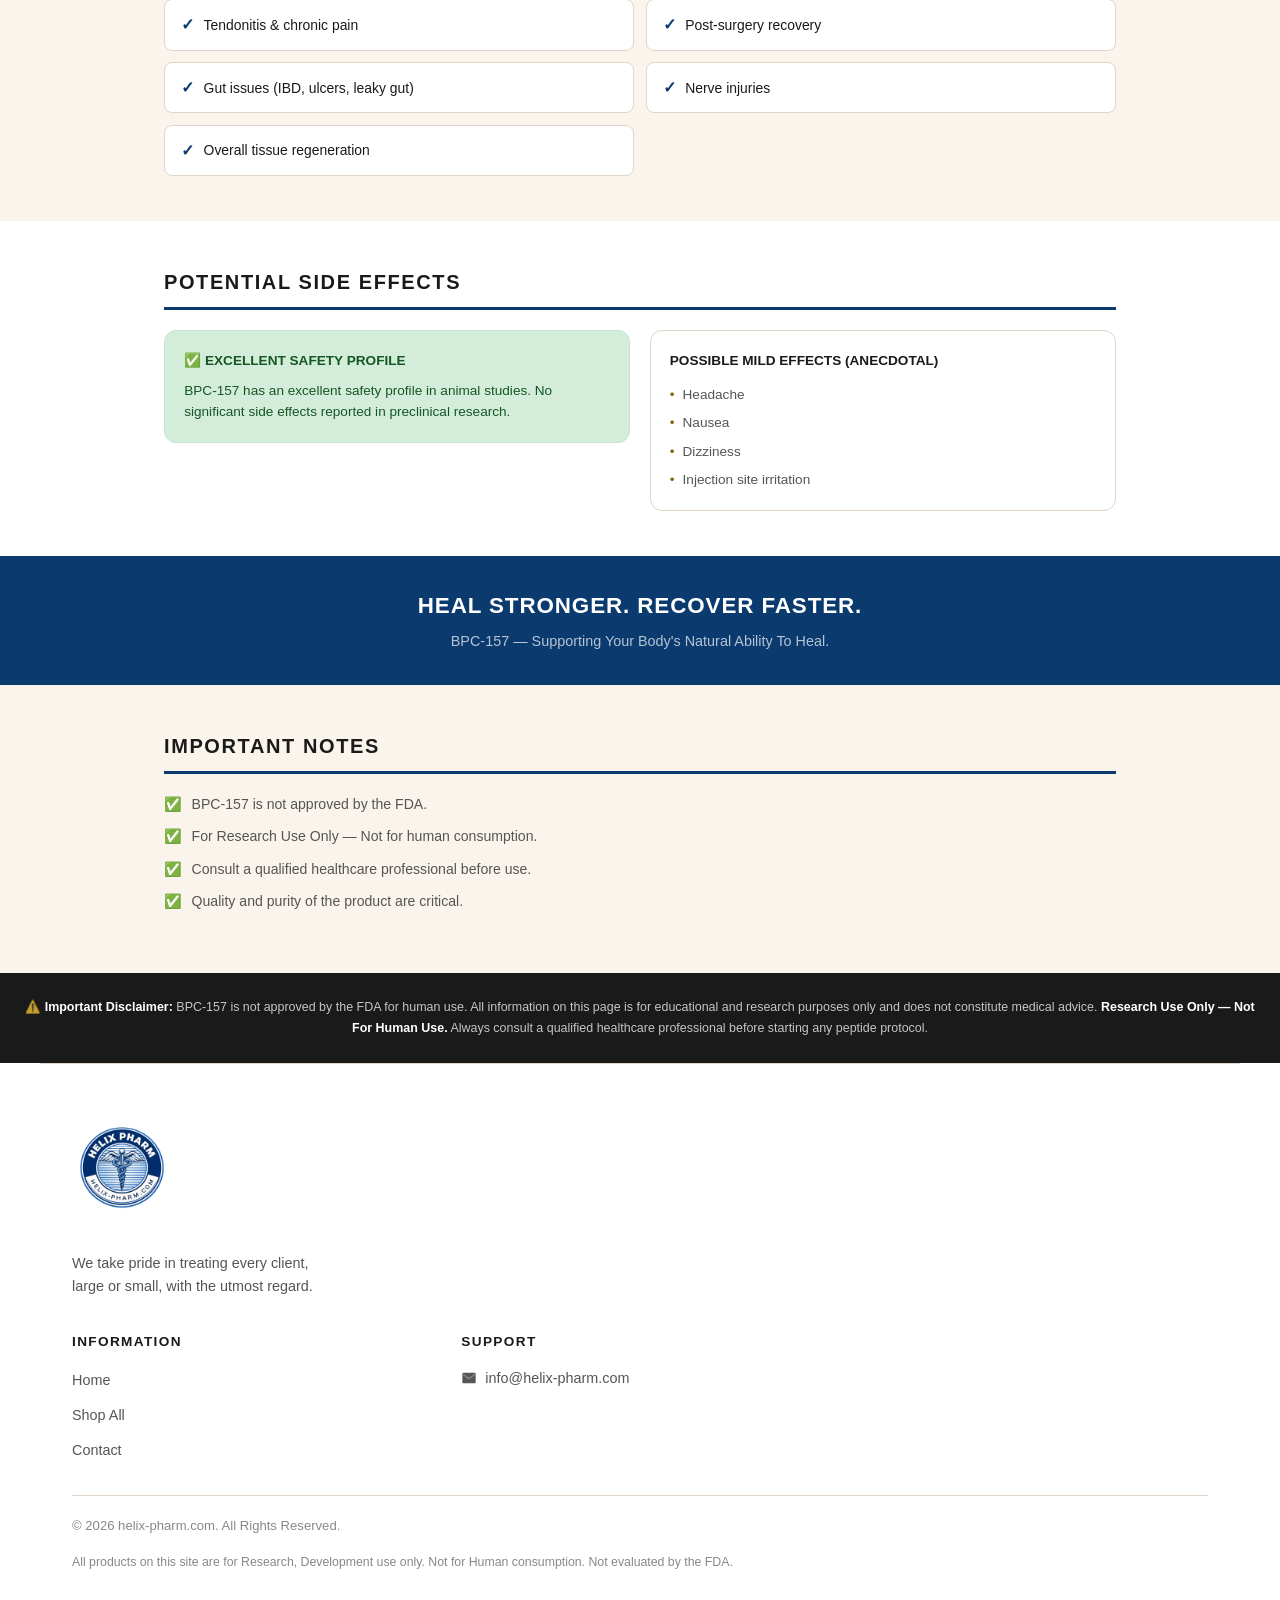
<file: bpc157.html>
<!DOCTYPE html>
<html lang="en">
<head>
  <meta charset="UTF-8">
  <meta name="viewport" content="width=device-width, initial-scale=1.0">
  <title>BPC-157 — Body Protection Compound 157 | Helix-Pharm</title>
  <meta name="description" content="BPC-157 — The Ultimate Healing Peptide. 10mg Research Use Only. Tissue repair, gut health, nerve regeneration.">
  <link rel="stylesheet" href="css/styles.css?v=3">
  <style>
    .pd-hero { background: #eef4fb; padding: 2.5rem 1.5rem; }
    .pd-hero-inner { max-width: 1000px; margin: 0 auto; display: grid; grid-template-columns: 1fr 1fr; gap: 3rem; align-items: center; }
    @media(max-width:640px){ .pd-hero-inner{ grid-template-columns:1fr; gap:1.5rem; } }
    .pd-vial-wrap { display:flex; justify-content:center; align-items:center; padding:1rem; }
    .pd-info h1 { font-size:clamp(1.8rem,3vw,2.4rem); font-weight:900; color:var(--black); margin-bottom:.3rem; }
    .pd-info .pd-subtitle { font-size:.88rem; color:#1a5cb0; font-weight:700; letter-spacing:.06em; text-transform:uppercase; margin-bottom:.35rem; }
    .pd-info .pd-tagline-big { font-size:1.1rem; font-weight:800; color:#0a3a6e; margin-bottom:.8rem; letter-spacing:.02em; }
    .pd-info .pd-desc { font-size:.9rem; color:var(--text-mid); margin-bottom:1.4rem; line-height:1.65; }
    .pd-price-row { display:flex; align-items:center; gap:1.2rem; margin-bottom:1.2rem; flex-wrap:wrap; }
    .pd-price { font-size:2rem; font-weight:900; color:var(--black); }
    .pd-badge { background:#0a3a6e; color:white; font-size:.72rem; font-weight:700; padding:.3rem .8rem; border-radius:50px; letter-spacing:.07em; text-transform:uppercase; }
    .pd-atc { display:block; width:100%; background:var(--black); color:white; text-align:center; padding:.9rem; border:none; border-radius:8px; font-size:1rem; font-weight:700; cursor:pointer; transition:opacity .2s; margin-bottom:.8rem; }
    .pd-atc:hover { opacity:.82; }
    .pd-atc.added { background:#1a6e3c; }
    .pd-fda-bar { background:#fff3cd; border:1px solid #ffc107; border-radius:8px; padding:.75rem 1rem; font-size:.78rem; color:#856404; font-weight:600; }

    /* KEY BENEFITS STRIP */
    .kb-strip { background:#0a3a6e; padding:2rem 1.5rem; }
    .kb-grid { max-width:1000px; margin:0 auto; display:grid; grid-template-columns:repeat(3,1fr); gap:1.2rem; }
    @media(max-width:700px){ .kb-grid{ grid-template-columns:repeat(2,1fr); } }
    @media(max-width:420px){ .kb-grid{ grid-template-columns:1fr; } }
    .kb-item { display:flex; align-items:flex-start; gap:.8rem; }
    .kb-icon { width:40px; height:40px; border-radius:50%; display:flex; align-items:center; justify-content:center; font-size:1.1rem; flex-shrink:0; }
    .kb-item h4 { color:white; font-size:.82rem; font-weight:800; text-transform:uppercase; letter-spacing:.05em; margin-bottom:.25rem; }
    .kb-item p  { color:rgba(255,255,255,.6); font-size:.78rem; line-height:1.45; }

    /* SECTIONS */
    .pd-section { max-width:1000px; margin:0 auto; padding:2.8rem 1.5rem; }
    .pd-section h2 { font-size:1.25rem; font-weight:900; color:var(--black); text-transform:uppercase; letter-spacing:.08em; margin-bottom:1.2rem; padding-bottom:.6rem; border-bottom:3px solid #0a3a6e; }

    /* What is */
    .what-grid { display:grid; grid-template-columns:1fr 1fr; gap:2rem; align-items:start; }
    @media(max-width:640px){ .what-grid{ grid-template-columns:1fr; } }
    .check-list { display:flex; flex-direction:column; gap:.6rem; margin:1rem 0; }
    .check-item { display:flex; align-items:flex-start; gap:.6rem; font-size:.88rem; color:var(--text-mid); }
    .check-item::before { content:'✅'; flex-shrink:0; }
    .quote-box { background:#0a3a6e; color:white; border-radius:12px; padding:1.4rem; font-style:italic; font-size:.88rem; line-height:1.6; }
    .quote-box cite { display:block; margin-top:.8rem; font-style:normal; font-size:.75rem; color:rgba(255,255,255,.6); font-weight:600; }

    /* Research grid */
    .research-grid { display:grid; grid-template-columns:repeat(3,1fr); gap:1rem; }
    @media(max-width:700px){ .research-grid{ grid-template-columns:repeat(2,1fr); } }
    @media(max-width:440px){ .research-grid{ grid-template-columns:1fr; } }
    .research-card { background:white; border:1px solid var(--border); border-radius:12px; padding:1.1rem; }
    .research-card .rc-icon { font-size:1.5rem; margin-bottom:.5rem; }
    .research-card h4 { font-size:.83rem; font-weight:800; color:#0a3a6e; text-transform:uppercase; letter-spacing:.04em; margin-bottom:.4rem; }
    .research-card p  { font-size:.8rem; color:var(--text-mid); line-height:1.5; }
    .research-note { font-size:.75rem; color:var(--text-light); margin-top:1rem; font-style:italic; }

    /* How it works */
    .hiw-list { display:flex; flex-direction:column; gap:.9rem; }
    .hiw-item { display:flex; align-items:flex-start; gap:.9rem; background:white; border:1px solid var(--border); border-radius:10px; padding:1rem; }
    .hiw-num { width:32px; height:32px; background:#0a3a6e; color:white; border-radius:50%; display:flex; align-items:center; justify-content:center; font-size:.82rem; font-weight:800; flex-shrink:0; }
    .hiw-item p { font-size:.88rem; color:var(--text-mid); line-height:1.55; }

    /* Dosage */
    .dosage-cols { display:grid; grid-template-columns:1fr 1fr; gap:1.2rem; }
    @media(max-width:580px){ .dosage-cols{ grid-template-columns:1fr; } }
    .dosage-card { background:white; border:2px solid var(--border); border-radius:12px; padding:1.3rem; }
    .dosage-card.featured { border-color:#0a3a6e; }
    .dosage-card h4 { font-size:.8rem; font-weight:800; text-transform:uppercase; letter-spacing:.07em; margin-bottom:.8rem; color:#0a3a6e; }
    .dosage-amount { font-size:1.6rem; font-weight:900; color:var(--black); margin-bottom:.3rem; }
    .dosage-card ul { padding-left:0; display:flex; flex-direction:column; gap:.35rem; }
    .dosage-card ul li { font-size:.82rem; color:var(--text-mid); display:flex; align-items:center; gap:.4rem; }
    .dosage-card ul li::before { content:'•'; color:#0a3a6e; font-weight:900; }
    .cycle-note { background:#e8f0fe; border:1px solid #b3c6f7; border-radius:8px; padding:.8rem 1rem; font-size:.82rem; color:#1a3a8a; margin-top:1rem; }

    /* Admin methods */
    .admin-grid { display:grid; grid-template-columns:repeat(4,1fr); gap:1rem; }
    @media(max-width:640px){ .admin-grid{ grid-template-columns:repeat(2,1fr); } }
    .admin-card { background:white; border:1px solid var(--border); border-radius:10px; padding:1rem; text-align:center; }
    .admin-card .a-icon { font-size:1.6rem; margin-bottom:.5rem; }
    .admin-card h4 { font-size:.75rem; font-weight:800; text-transform:uppercase; letter-spacing:.06em; color:#0a3a6e; margin-bottom:.3rem; }
    .admin-card p  { font-size:.75rem; color:var(--text-mid); line-height:1.4; }
    .store-note { background:#f8d7da; border:1px solid #f5c6cb; border-radius:8px; padding:.7rem 1rem; font-size:.8rem; color:#721c24; margin-top:1rem; font-weight:600; }

    /* Ideal for */
    .ideal-grid { display:grid; grid-template-columns:repeat(2,1fr); gap:.7rem; }
    @media(max-width:480px){ .ideal-grid{ grid-template-columns:1fr; } }
    .ideal-item { display:flex; align-items:center; gap:.6rem; background:white; border:1px solid var(--border); border-radius:8px; padding:.75rem 1rem; font-size:.87rem; font-weight:500; }
    .ideal-item::before { content:'✓'; color:#0a3a6e; font-weight:900; font-size:1rem; }

    /* Side effects */
    .se-grid { display:grid; grid-template-columns:1fr 1fr; gap:1.2rem; align-items:start; }
    @media(max-width:580px){ .se-grid{ grid-template-columns:1fr; } }
    .se-profile { background:#d4edda; border:1px solid #c3e6cb; border-radius:12px; padding:1.2rem; }
    .se-profile h4 { color:#155724; font-size:.85rem; font-weight:800; margin-bottom:.5rem; text-transform:uppercase; }
    .se-profile p  { color:#155724; font-size:.85rem; }
    .se-mild-list { background:white; border:1px solid var(--border); border-radius:12px; padding:1.2rem; }
    .se-mild-list h4 { font-size:.85rem; font-weight:800; margin-bottom:.8rem; color:var(--black); text-transform:uppercase; }
    .se-mild-list ul { display:flex; flex-direction:column; gap:.4rem; }
    .se-mild-list ul li { font-size:.85rem; color:var(--text-mid); display:flex; align-items:center; gap:.5rem; }
    .se-mild-list ul li::before { content:'•'; color:#856404; }

    /* Tagline banner */
    .tagline-banner { background:#0a3a6e; padding:2rem 1.5rem; text-align:center; }
    .tagline-banner h3 { color:white; font-size:clamp(1rem,2.5vw,1.4rem); font-weight:900; letter-spacing:.04em; }
    .tagline-banner p  { color:rgba(255,255,255,.7); font-size:.9rem; margin-top:.4rem; }

    /* Disclaimer */
    .final-disclaimer { background:#1a1a1a; color:rgba(255,255,255,.75); padding:1.5rem; font-size:.78rem; line-height:1.7; text-align:center; }
    .final-disclaimer strong { color:white; }

    /* Back link */
    .back-link { display:inline-flex; align-items:center; gap:.4rem; font-size:.88rem; font-weight:600; color:var(--text-mid); padding:.5rem 0; transition:color .2s; }
    .back-link:hover { color:var(--black); }
  </style>
</head>
<body>

<!-- HEADER -->
<header id="header">
  <div class="header-inner">
    <button class="hamburger" id="menuBtn"><span></span><span></span><span></span></button>
    <a href="index.html" class="logo">
      <div class="logo-img-wrap" style="background:transparent;padding:0;border-radius:0;">
        <img src="61205B8A-CA41-4D01-BDCD-774BFB032CE1.png" alt="Helix-Pharm" class="logo-img"
             style="height:54px;width:54px;border-radius:50%;object-fit:cover;display:block;">
      </div>
    </a>
    <button class="cart-btn" id="cartBtn">
      <svg viewBox="0 0 24 24" fill="none" stroke="white" stroke-width="1.8" stroke-linecap="round" stroke-linejoin="round">
        <circle cx="9" cy="21" r="1"/><circle cx="20" cy="21" r="1"/>
        <path d="M1 1h4l2.68 13.39a2 2 0 0 0 2 1.61h9.72a2 2 0 0 0 2-1.61L23 6H6"/>
      </svg>
      <span class="cart-count" id="cartCount">0</span>
    </button>
  </div>
</header>

<!-- MENU -->
<div class="menu-overlay" id="menuOverlay"></div>
<nav class="slide-menu" id="slideMenu">
  <div class="slide-menu-header">
    <div class="search-wrap">
      <svg viewBox="0 0 24 24"><path d="M21 21l-4.35-4.35M17 11A6 6 0 1 1 5 11a6 6 0 0 1 12 0z" stroke="#888" stroke-width="2" fill="none" stroke-linecap="round"/></svg>
      <input type="text" placeholder="Search for...">
    </div>
    <button class="menu-close" id="menuClose">✕</button>
  </div>
  <div class="slide-menu-links">
    <a href="index.html">Home</a>
    <a href="shop.html">Shop All</a>
    <a href="contact.html">Contact Us</a>
  </div>
</nav>

<main style="padding-top:64px;">

  <!-- BACK -->
  <div style="max-width:1000px;margin:0 auto;padding:.8rem 1.5rem;">
    <a href="shop.html" class="back-link">← Back to Shop</a>
  </div>

  <!-- HERO -->
  <section class="pd-hero">
    <div class="pd-hero-inner">
      <div class="pd-vial-wrap">
        <svg width="180" height="310" viewBox="0 0 180 310" xmlns="http://www.w3.org/2000/svg"
             style="filter:drop-shadow(6px 10px 24px rgba(0,0,0,.25))">
          <defs>
            <linearGradient id="bpccap" x1="0%" y1="0%" x2="100%" y2="0%">
              <stop offset="0%" stop-color="#888"/><stop offset="40%" stop-color="#ddd"/><stop offset="100%" stop-color="#888"/>
            </linearGradient>
            <linearGradient id="bpcglass" x1="0%" y1="0%" x2="100%" y2="0%">
              <stop offset="0%" stop-color="rgba(200,215,235,0.55)"/>
              <stop offset="50%" stop-color="rgba(225,235,248,0.88)"/>
              <stop offset="100%" stop-color="rgba(185,200,220,0.5)"/>
            </linearGradient>
          </defs>
          <rect x="30" y="45" width="120" height="255" rx="8" fill="url(#bpcglass)" stroke="#a0b8d0" stroke-width="1.5"/>
          <rect x="30" y="78" width="120" height="185" rx="3" fill="#0d2a4e"/>
          <!-- hex watermarks -->
          <polygon points="50,100 62,100 68,111 62,122 50,122 44,111" fill="none" stroke="rgba(255,255,255,0.06)" stroke-width="1.2"/>
          <polygon points="80,100 92,100 98,111 92,122 80,122 74,111" fill="none" stroke="rgba(255,255,255,0.06)" stroke-width="1.2"/>
          <polygon points="110,100 122,100 128,111 122,122 110,122 104,111" fill="none" stroke="rgba(255,255,255,0.06)" stroke-width="1.2"/>
          <!-- brand -->
          <text x="90" y="97" text-anchor="middle" fill="white" font-size="7" font-weight="700" letter-spacing="1.2" font-family="Arial,sans-serif">HELIX-PHARM</text>
          <line x1="38" y1="101" x2="142" y2="101" stroke="rgba(255,255,255,0.18)" stroke-width="0.7"/>
          <!-- name -->
          <text x="90" y="148" text-anchor="middle" fill="white" font-size="24" font-weight="900" font-family="Arial,sans-serif">BPC-157</text>
          <text x="90" y="166" text-anchor="middle" fill="rgba(255,255,255,0.7)" font-size="8.5" font-weight="600" font-family="Arial,sans-serif">BODY PROTECTION</text>
          <text x="90" y="178" text-anchor="middle" fill="rgba(255,255,255,0.7)" font-size="8.5" font-weight="600" font-family="Arial,sans-serif">COMPOUND 157</text>
          <!-- badge -->
          <rect x="38" y="185" width="104" height="18" rx="9" fill="rgba(26,90,180,0.7)"/>
          <text x="90" y="197" text-anchor="middle" fill="white" font-size="7" font-weight="700" letter-spacing="0.5" font-family="Arial,sans-serif">RESEARCH USE ONLY · NOT FOR HUMAN USE</text>
          <!-- dosage -->
          <text x="90" y="228" text-anchor="middle" fill="rgba(255,255,255,0.9)" font-size="20" font-weight="900" font-family="Arial,sans-serif">5 mg</text>
          <text x="90" y="248" text-anchor="middle" fill="rgba(255,255,255,0.4)" font-size="6.5" letter-spacing="0.6" font-family="Arial,sans-serif">LYOPHILIZED PEPTIDE</text>
          <!-- cap -->
          <rect x="36" y="16" width="108" height="32" rx="5" fill="url(#bpccap)"/>
          <rect x="30" y="42" width="120" height="10" rx="3" fill="url(#bpccap)"/>
          <rect x="46" y="12" width="88" height="8" rx="2.5" fill="#aaa"/>
        </svg>
      </div>

      <div class="pd-info">
        <div class="pd-subtitle">Body Protection Compound 157</div>
        <h1>BPC-157</h1>
        <div class="pd-tagline-big">The Ultimate Healing Peptide</div>
        <p class="pd-desc">BPC-157 is a synthetic peptide derived from a protein found in human gastric juice. Extensively studied in animals and anecdotal human use, it is known for its powerful tissue repair, anti-inflammatory, and protective properties.</p>
        <div class="pd-price-row">
          <span class="pd-price">$70.00</span>
          <span class="pd-badge">10mg · Research Use Only</span>
        </div>
        <button class="pd-atc" id="pdAtcBtn" data-name="BPC-157" data-price="70">Add To Cart</button>
        <div class="pd-fda-bar">⚠️ NOT APPROVED BY THE FDA — For Research Use Only. Not for human consumption.</div>
      </div>
    </div>
  </section>

  <!-- KEY BENEFITS STRIP -->
  <div class="kb-strip">
    <div class="kb-grid">
      <div class="kb-item">
        <div class="kb-icon" style="background:rgba(255,165,0,0.25);">🏃</div>
        <div>
          <h4>Accelerates Tissue Repair</h4>
          <p>Promotes healing of tendons, ligaments, muscles, and fascia.</p>
        </div>
      </div>
      <div class="kb-item">
        <div class="kb-icon" style="background:rgba(0,200,100,0.25);">🫀</div>
        <div>
          <h4>Gut Health & Protection</h4>
          <p>Supports healing of ulcers, leaky gut, IBD/colitis, and gut inflammation.</p>
        </div>
      </div>
      <div class="kb-item">
        <div class="kb-icon" style="background:rgba(100,180,255,0.25);">🛡️</div>
        <div>
          <h4>Anti-Inflammatory</h4>
          <p>Reduces inflammation and oxidative stress. Supports joint and soft tissue recovery.</p>
        </div>
      </div>
      <div class="kb-item">
        <div class="kb-icon" style="background:rgba(180,100,255,0.25);">🧠</div>
        <div>
          <h4>Nerve Regeneration</h4>
          <p>Shown to support peripheral nerve repair and protect against nerve damage.</p>
        </div>
      </div>
      <div class="kb-item">
        <div class="kb-icon" style="background:rgba(255,200,50,0.25);">🦴</div>
        <div>
          <h4>Bone & Joint Support</h4>
          <p>Promotes bone healing, cartilage repair, and may assist in osteoporosis models.</p>
        </div>
      </div>
      <div class="kb-item">
        <div class="kb-icon" style="background:rgba(255,80,80,0.25);">❤️</div>
        <div>
          <h4>Cardioprotective</h4>
          <p>Supports blood vessel formation and cardiovascular health in animal studies.</p>
        </div>
      </div>
    </div>
  </div>

  <!-- WHAT IS BPC-157 -->
  <div style="background:white;">
    <div class="pd-section">
      <h2>What Is BPC-157?</h2>
      <div class="what-grid">
        <div>
          <p style="font-size:.88rem;margin-bottom:1rem;">A 15-amino acid peptide fragment naturally found in gastric juice with a unique stability profile:</p>
          <div class="check-list">
            <div class="check-item">Highly stable in gastric environment</div>
            <div class="check-item">Resistant to acids and proteolytic enzymes</div>
            <div class="check-item">Safe profile in animal studies (no toxicity reported)</div>
            <div class="check-item">Supports healing in multiple body systems</div>
          </div>
        </div>
        <div class="quote-box">
          "BPC-157 has shown remarkable ability to accelerate healing of tendons, ligaments, muscles, nerves, gut, bone, and more in preclinical studies."
          <cite>— Sikiric P. et al., Current Pharmaceutical Design</cite>
        </div>
      </div>
    </div>
  </div>

  <!-- WHAT DOES RESEARCH SHOW -->
  <div style="background:var(--beige-light);">
    <div class="pd-section">
      <h2>What Does Research Show?</h2>
      <div class="research-grid">
        <div class="research-card">
          <div class="rc-icon">💪</div>
          <h4>Tendon & Ligament Healing</h4>
          <p>Up to 10x stronger healing in tendon-to-bone and ligament injuries in animal studies.</p>
        </div>
        <div class="research-card">
          <div class="rc-icon">🫁</div>
          <h4>Gastric Ulcers & IBD</h4>
          <p>Significantly reduced ulcer size and inflammation in stomach and colon models.</p>
        </div>
        <div class="research-card">
          <div class="rc-icon">🧠</div>
          <h4>Nerve Regeneration</h4>
          <p>Promotes axon growth and functional recovery after nerve injury.</p>
        </div>
        <div class="research-card">
          <div class="rc-icon">🦴</div>
          <h4>Bone Healing</h4>
          <p>Enhanced bone defect healing and increased bone strength.</p>
        </div>
        <div class="research-card">
          <div class="rc-icon">🏋️</div>
          <h4>Muscle Repair</h4>
          <p>Reduces muscle damage and speeds recovery after strain or injury.</p>
        </div>
        <div class="research-card">
          <div class="rc-icon">❤️</div>
          <h4>Cardiovascular Support</h4>
          <p>Promotes angiogenesis (new blood vessels) and heart protection.</p>
        </div>
      </div>
      <p class="research-note">Most data comes from preclinical (animal) studies. Human clinical trials are limited.</p>
    </div>
  </div>

  <!-- HOW IT WORKS -->
  <div style="background:white;">
    <div class="pd-section">
      <h2>How It Works</h2>
      <div class="hiw-list">
        <div class="hiw-item">
          <div class="hiw-num">1</div>
          <p>Upregulates <strong>VEGF</strong> (Vascular Endothelial Growth Factor) and <strong>TGF-β</strong> expression to accelerate tissue repair and blood vessel formation.</p>
        </div>
        <div class="hiw-item">
          <div class="hiw-num">2</div>
          <p>Stimulates <strong>fibroblasts, endothelial cells, and stem cell migration</strong> to injured areas for accelerated healing.</p>
        </div>
        <div class="hiw-item">
          <div class="hiw-num">3</div>
          <p><strong>Modulates inflammatory cytokines</strong> and reduces oxidative stress throughout the body.</p>
        </div>
        <div class="hiw-item">
          <div class="hiw-num">4</div>
          <p>Protects cells from damage and <strong>promotes cell survival</strong> in injured tissues.</p>
        </div>
        <div class="hiw-item">
          <div class="hiw-num">5</div>
          <p>Enhances <strong>nitric oxide production</strong> and improves blood flow to injured and inflamed tissues.</p>
        </div>
      </div>
    </div>
  </div>

  <!-- DOSAGE GUIDELINES -->
  <div style="background:var(--beige-light);">
    <div class="pd-section">
      <h2>Dosage Guidelines <span style="font-size:.75rem;font-weight:500;text-transform:none;letter-spacing:0;">(Research Use Only)</span></h2>
      <div class="dosage-cols">
        <div class="dosage-card featured">
          <h4>💉 Systemic (Injection)</h4>
          <div class="dosage-amount">250–500 mcg</div>
          <ul>
            <li>1–2 times per day</li>
            <li>Subcutaneous (preferred)</li>
            <li>Or Intramuscular</li>
          </ul>
        </div>
        <div class="dosage-card">
          <h4>💧 Topical / Local</h4>
          <div class="dosage-amount">250–500 mcg</div>
          <ul>
            <li>Apply to affected area</li>
            <li>1–2 times per day</li>
            <li>Oral (research models): 250–500 mcg</li>
          </ul>
        </div>
      </div>
      <div class="cycle-note">⏱️ <strong>Cycle:</strong> Commonly used for 4–8 weeks depending on goal. Adjust based on individual response.</div>
    </div>
  </div>

  <!-- ADMINISTRATION METHODS -->
  <div style="background:white;">
    <div class="pd-section">
      <h2>Administration Methods</h2>
      <div class="admin-grid">
        <div class="admin-card">
          <div class="a-icon">💉</div>
          <h4>Subcutaneous (SQ)</h4>
          <p>Most common method for systemic use.</p>
        </div>
        <div class="admin-card">
          <div class="a-icon">🩺</div>
          <h4>Intramuscular (IM)</h4>
          <p>Effective for larger muscle injuries.</p>
        </div>
        <div class="admin-card">
          <div class="a-icon">🧴</div>
          <h4>Topical (Local)</h4>
          <p>Apply to skin over the injured area.</p>
        </div>
        <div class="admin-card">
          <div class="a-icon">💊</div>
          <h4>Oral (Research)</h4>
          <p>Shown beneficial in animal gut studies.</p>
        </div>
      </div>
      <div class="store-note">🧊 Reconstitute with bacteriostatic water. Store refrigerated.</div>
    </div>
  </div>

  <!-- IDEAL FOR -->
  <div style="background:var(--beige-light);">
    <div class="pd-section">
      <h2>Ideal For</h2>
      <div class="ideal-grid">
        <div class="ideal-item">Athletes & active individuals</div>
        <div class="ideal-item">Soft tissue injuries (sprains, tears)</div>
        <div class="ideal-item">Tendonitis & chronic pain</div>
        <div class="ideal-item">Post-surgery recovery</div>
        <div class="ideal-item">Gut issues (IBD, ulcers, leaky gut)</div>
        <div class="ideal-item">Nerve injuries</div>
        <div class="ideal-item">Overall tissue regeneration</div>
      </div>
    </div>
  </div>

  <!-- SIDE EFFECTS -->
  <div style="background:white;">
    <div class="pd-section">
      <h2>Potential Side Effects</h2>
      <div class="se-grid">
        <div class="se-profile">
          <h4>✅ Excellent Safety Profile</h4>
          <p>BPC-157 has an excellent safety profile in animal studies. No significant side effects reported in preclinical research.</p>
        </div>
        <div class="se-mild-list">
          <h4>Possible Mild Effects (Anecdotal)</h4>
          <ul>
            <li>Headache</li>
            <li>Nausea</li>
            <li>Dizziness</li>
            <li>Injection site irritation</li>
          </ul>
        </div>
      </div>
    </div>
  </div>

  <!-- TAGLINE BANNER -->
  <div class="tagline-banner">
    <h3>HEAL STRONGER. RECOVER FASTER.</h3>
    <p>BPC-157 — Supporting Your Body's Natural Ability To Heal.</p>
  </div>

  <!-- IMPORTANT NOTES -->
  <div style="background:var(--beige-light);">
    <div class="pd-section">
      <h2>Important Notes</h2>
      <div class="check-list">
        <div class="check-item" style="color:var(--text-mid);">BPC-157 is not approved by the FDA.</div>
        <div class="check-item" style="color:var(--text-mid);">For Research Use Only — Not for human consumption.</div>
        <div class="check-item" style="color:var(--text-mid);">Consult a qualified healthcare professional before use.</div>
        <div class="check-item" style="color:var(--text-mid);">Quality and purity of the product are critical.</div>
      </div>
    </div>
  </div>

  <!-- FINAL DISCLAIMER -->
  <div class="final-disclaimer">
    <p>⚠️ <strong>Important Disclaimer:</strong> BPC-157 is not approved by the FDA for human use. All information on this page is for educational and research purposes only and does not constitute medical advice. <strong>Research Use Only — Not For Human Use.</strong> Always consult a qualified healthcare professional before starting any peptide protocol.</p>
  </div>

</main>

<!-- FOOTER -->
<footer>
  <div class="footer-logo">
    <img src="61205B8A-CA41-4D01-BDCD-774BFB032CE1.png" alt="Helix-Pharm" class="footer-logo-img"
         style="height:100px;width:100px;border-radius:50%;object-fit:cover;">
  </div>
  <p class="tagline">We take pride in treating every client,<br>large or small, with the utmost regard.</p>
  <div class="footer-cols">
    <div class="footer-col">
      <h4>Information</h4>
      <ul>
        <li><a href="index.html">Home</a></li>
        <li><a href="shop.html">Shop All</a></li>
        <li><a href="contact.html">Contact</a></li>
      </ul>
    </div>
    <div class="footer-col">
      <h4>Support</h4>
      <div class="support-email">
        <svg viewBox="0 0 24 24"><path d="M4 4h16c1.1 0 2 .9 2 2v12c0 1.1-.9 2-2 2H4c-1.1 0-2-.9-2-2V6c0-1.1.9-2 2-2z"/><polyline points="22,6 12,13 2,6" fill="none" stroke="#888" stroke-width="2"/></svg>
        info@helix-pharm.com
      </div>
    </div>
  </div>
  <div class="footer-bottom">
    <p class="footer-copy">© 2026 helix-pharm.com. All Rights Reserved.</p>
    <div class="footer-legal">
      <p>All products on this site are for Research, Development use only. Not for Human consumption. Not evaluated by the FDA.</p>
    </div>
  </div>
</footer>

<!-- CART -->
<div class="cart-overlay" id="cartOverlay"></div>
<div class="cart-drawer" id="cartDrawer">
  <div class="cart-head"><span>Your Cart</span><button class="cart-x" id="cartClose">✕</button></div>
  <div class="cart-body" id="cartBody"><p class="cart-empty-msg">Your cart is empty.</p></div>
  <div class="cart-foot">
    <div class="cart-subtotal"><span>Subtotal</span><span id="cartTotal">$0.00</span></div>
    <button class="checkout-btn">Checkout</button>
  </div>
</div>

<div class="toast" id="toast"></div>
<button class="scroll-top" id="scrollTop">↑</button>

<script src="js/main.js?v=3"></script>
<script>
  document.getElementById('pdAtcBtn').addEventListener('click', function() {
    addToCart(this.dataset.name, this.dataset.price);
    this.textContent = 'Added ✓';
    this.classList.add('added');
    setTimeout(() => { this.textContent = 'Add To Cart'; this.classList.remove('added'); }, 1800);
  });
</script>
</body>
</html>
</file>
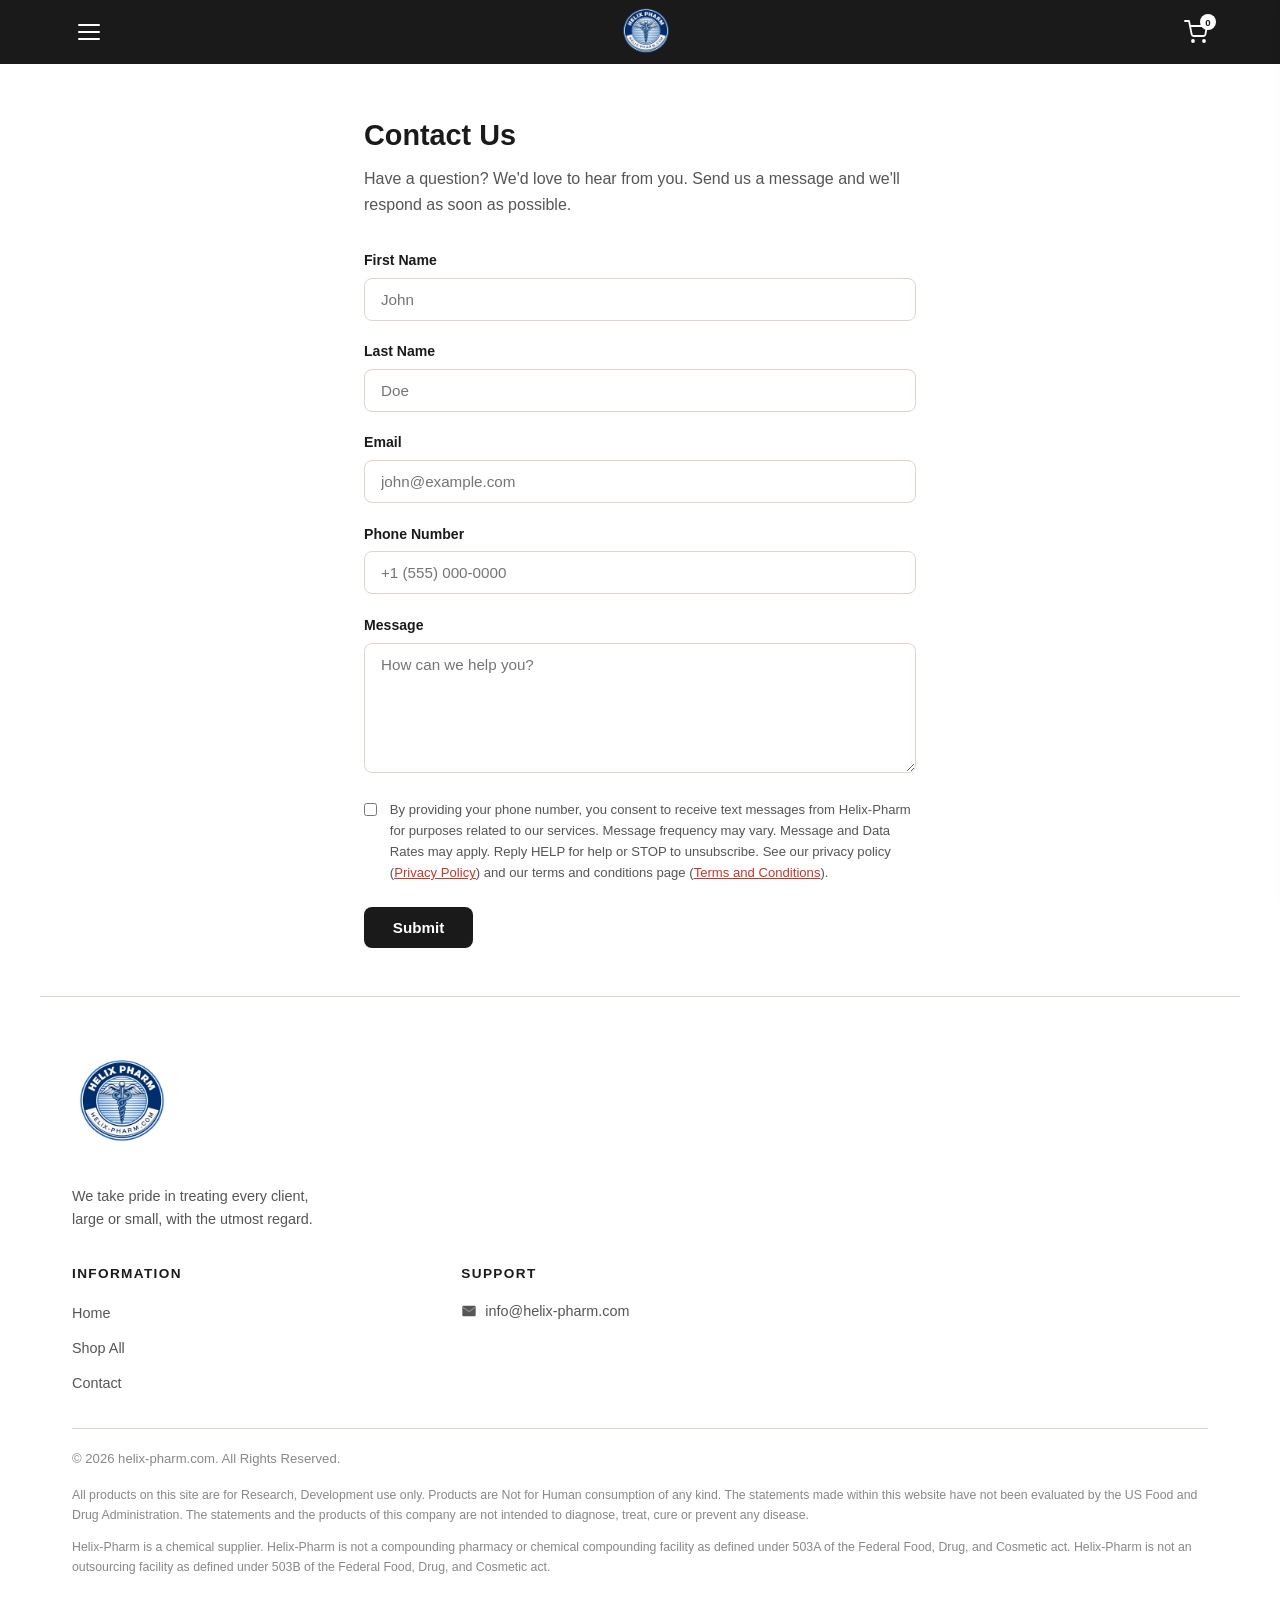
<file: contact.html>
<!DOCTYPE html>
<html lang="en">
<head>
  <meta charset="UTF-8">
  <meta name="viewport" content="width=device-width, initial-scale=1.0">
  <title>Contact Us — Helix-Pharm</title>
  <meta name="description" content="Contact Helix-Pharm. We're here to help with your research needs.">
  <link rel="stylesheet" href="css/styles.css?v=3">
</head>
<body>

<!-- HEADER -->
<header id="header">
  <div class="header-inner">
    <button class="hamburger" id="menuBtn" aria-label="Open menu">
      <span></span><span></span><span></span>
    </button>
    <a href="index.html" class="logo">
      <div class="logo-img-wrap" style="background:transparent;padding:0;border-radius:0;">
        <img src="61205B8A-CA41-4D01-BDCD-774BFB032CE1.png" alt="Helix-Pharm" class="logo-img" style="height:54px;width:54px;border-radius:50%;object-fit:cover;display:block;">
      </div>
    </a>
    <button class="cart-btn" id="cartBtn" aria-label="Cart">
      <svg viewBox="0 0 24 24" fill="none" stroke="white" stroke-width="1.8" stroke-linecap="round" stroke-linejoin="round">
        <circle cx="9" cy="21" r="1"/><circle cx="20" cy="21" r="1"/>
        <path d="M1 1h4l2.68 13.39a2 2 0 0 0 2 1.61h9.72a2 2 0 0 0 2-1.61L23 6H6"/>
      </svg>
      <span class="cart-count" id="cartCount">0</span>
    </button>
  </div>
</header>

<!-- SLIDE-OUT MENU -->
<div class="menu-overlay" id="menuOverlay"></div>
<nav class="slide-menu" id="slideMenu">
  <div class="slide-menu-header">
    <div class="search-wrap">
      <svg viewBox="0 0 24 24"><path d="M21 21l-4.35-4.35M17 11A6 6 0 1 1 5 11a6 6 0 0 1 12 0z" stroke="#888" stroke-width="2" fill="none" stroke-linecap="round"/></svg>
      <input type="text" placeholder="Search for...">
    </div>
    <button class="menu-close" id="menuClose">✕</button>
  </div>
  <div class="slide-menu-links">
    <a href="index.html">Home</a>
    <a href="shop.html">Shop All</a>
    <a href="contact.html">Contact Us</a>
  </div>
</nav>

<!-- MAIN -->
<main>
  <div class="contact-section">
    <h1>Contact Us</h1>
    <p class="sub">Have a question? We'd love to hear from you. Send us a message and we'll respond as soon as possible.</p>

    <form id="contactForm">
      <div class="form-group">
        <label for="firstName">First Name</label>
        <input type="text" id="firstName" name="firstName" placeholder="John" required>
      </div>
      <div class="form-group">
        <label for="lastName">Last Name</label>
        <input type="text" id="lastName" name="lastName" placeholder="Doe" required>
      </div>
      <div class="form-group">
        <label for="email">Email</label>
        <input type="email" id="email" name="email" placeholder="john@example.com" required>
      </div>
      <div class="form-group">
        <label for="phone">Phone Number</label>
        <input type="tel" id="phone" name="phone" placeholder="+1 (555) 000-0000">
      </div>
      <div class="form-group">
        <label for="message">Message</label>
        <textarea id="message" name="message" placeholder="How can we help you?" required></textarea>
      </div>

      <div class="consent-row">
        <input type="checkbox" id="consent" name="consent">
        <label for="consent">
          By providing your phone number, you consent to receive text messages from Helix-Pharm for purposes related to our services. Message frequency may vary. Message and Data Rates may apply. Reply HELP for help or STOP to unsubscribe. See our privacy policy (<a href="#">Privacy Policy</a>) and our terms and conditions page (<a href="#">Terms and Conditions</a>).
        </label>
      </div>

      <button type="submit" class="btn-black">Submit</button>
    </form>
  </div>
</main>

<!-- FOOTER -->
<footer>
  <div class="footer-logo">
    <img src="61205B8A-CA41-4D01-BDCD-774BFB032CE1.png" alt="Helix-Pharm" class="footer-logo-img">
  </div>
  <p class="tagline">We take pride in treating every client,<br>large or small, with the utmost regard.</p>
  <div class="footer-cols">
    <div class="footer-col">
      <h4>Information</h4>
      <ul>
        <li><a href="index.html">Home</a></li>
        <li><a href="shop.html">Shop All</a></li>
        <li><a href="contact.html">Contact</a></li>
      </ul>
    </div>
    <div class="footer-col">
      <h4>Support</h4>
      <div class="support-email">
        <svg viewBox="0 0 24 24"><path d="M4 4h16c1.1 0 2 .9 2 2v12c0 1.1-.9 2-2 2H4c-1.1 0-2-.9-2-2V6c0-1.1.9-2 2-2z"/><polyline points="22,6 12,13 2,6" fill="none" stroke="#888" stroke-width="2"/></svg>
        info@helix-pharm.com
      </div>
    </div>
  </div>
  <div class="footer-bottom">
    <p class="footer-copy">© 2026 helix-pharm.com. All Rights Reserved.</p>
    <div class="footer-legal">
      <p>All products on this site are for Research, Development use only. Products are Not for Human consumption of any kind. The statements made within this website have not been evaluated by the US Food and Drug Administration. The statements and the products of this company are not intended to diagnose, treat, cure or prevent any disease.</p>
      <p>Helix-Pharm is a chemical supplier. Helix-Pharm is not a compounding pharmacy or chemical compounding facility as defined under 503A of the Federal Food, Drug, and Cosmetic act. Helix-Pharm is not an outsourcing facility as defined under 503B of the Federal Food, Drug, and Cosmetic act.</p>
    </div>
  </div>
</footer>

<div class="cart-overlay" id="cartOverlay"></div>
<div class="cart-drawer" id="cartDrawer">
  <div class="cart-head">
    <span>Your Cart</span>
    <button class="cart-x" id="cartClose">✕</button>
  </div>
  <div class="cart-body" id="cartBody"><p class="cart-empty-msg">Your cart is empty.</p></div>
  <div class="cart-foot">
    <div class="cart-subtotal"><span>Subtotal</span><span id="cartTotal">$0.00</span></div>
    <button class="checkout-btn">Checkout</button>
  </div>
</div>

<div class="toast" id="toast"></div>
<button class="scroll-top" id="scrollTop" aria-label="Back to top">↑</button>
<script src="js/main.js"></script>
</body>
</html>
</file>
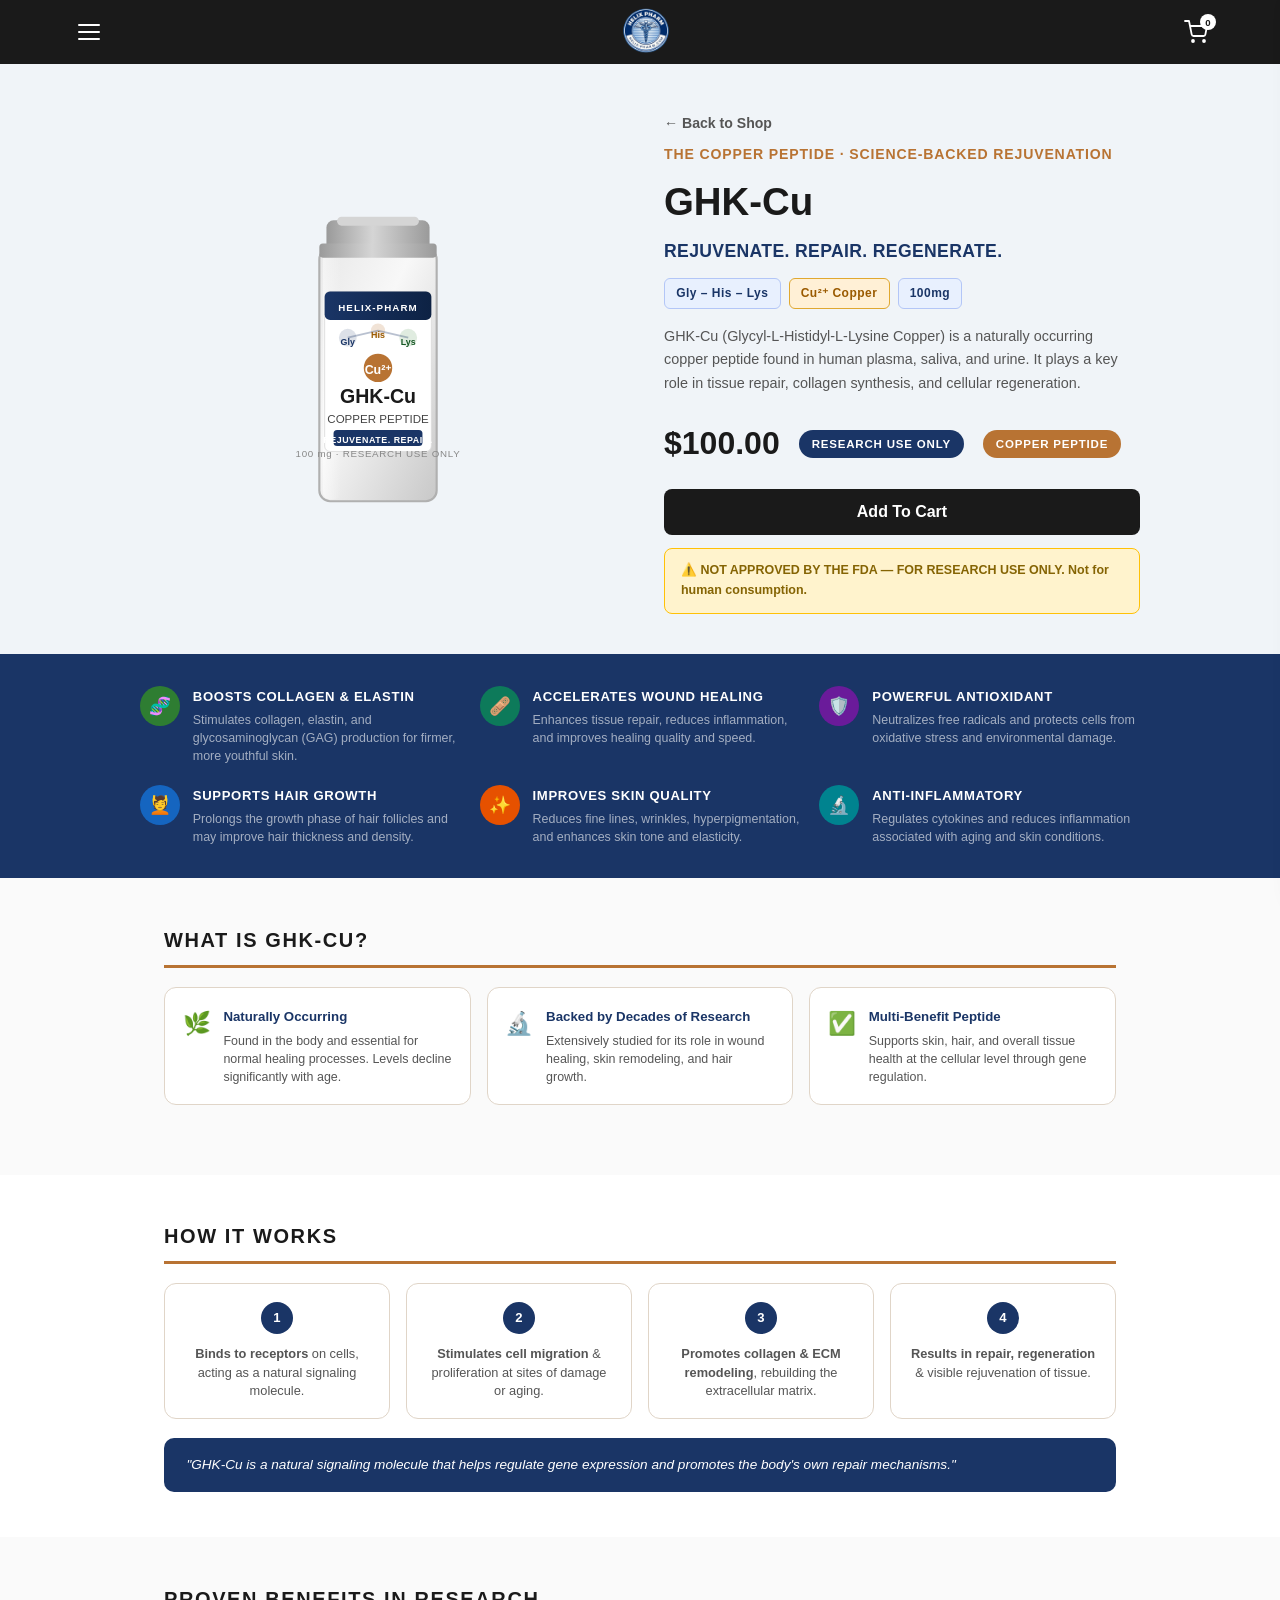
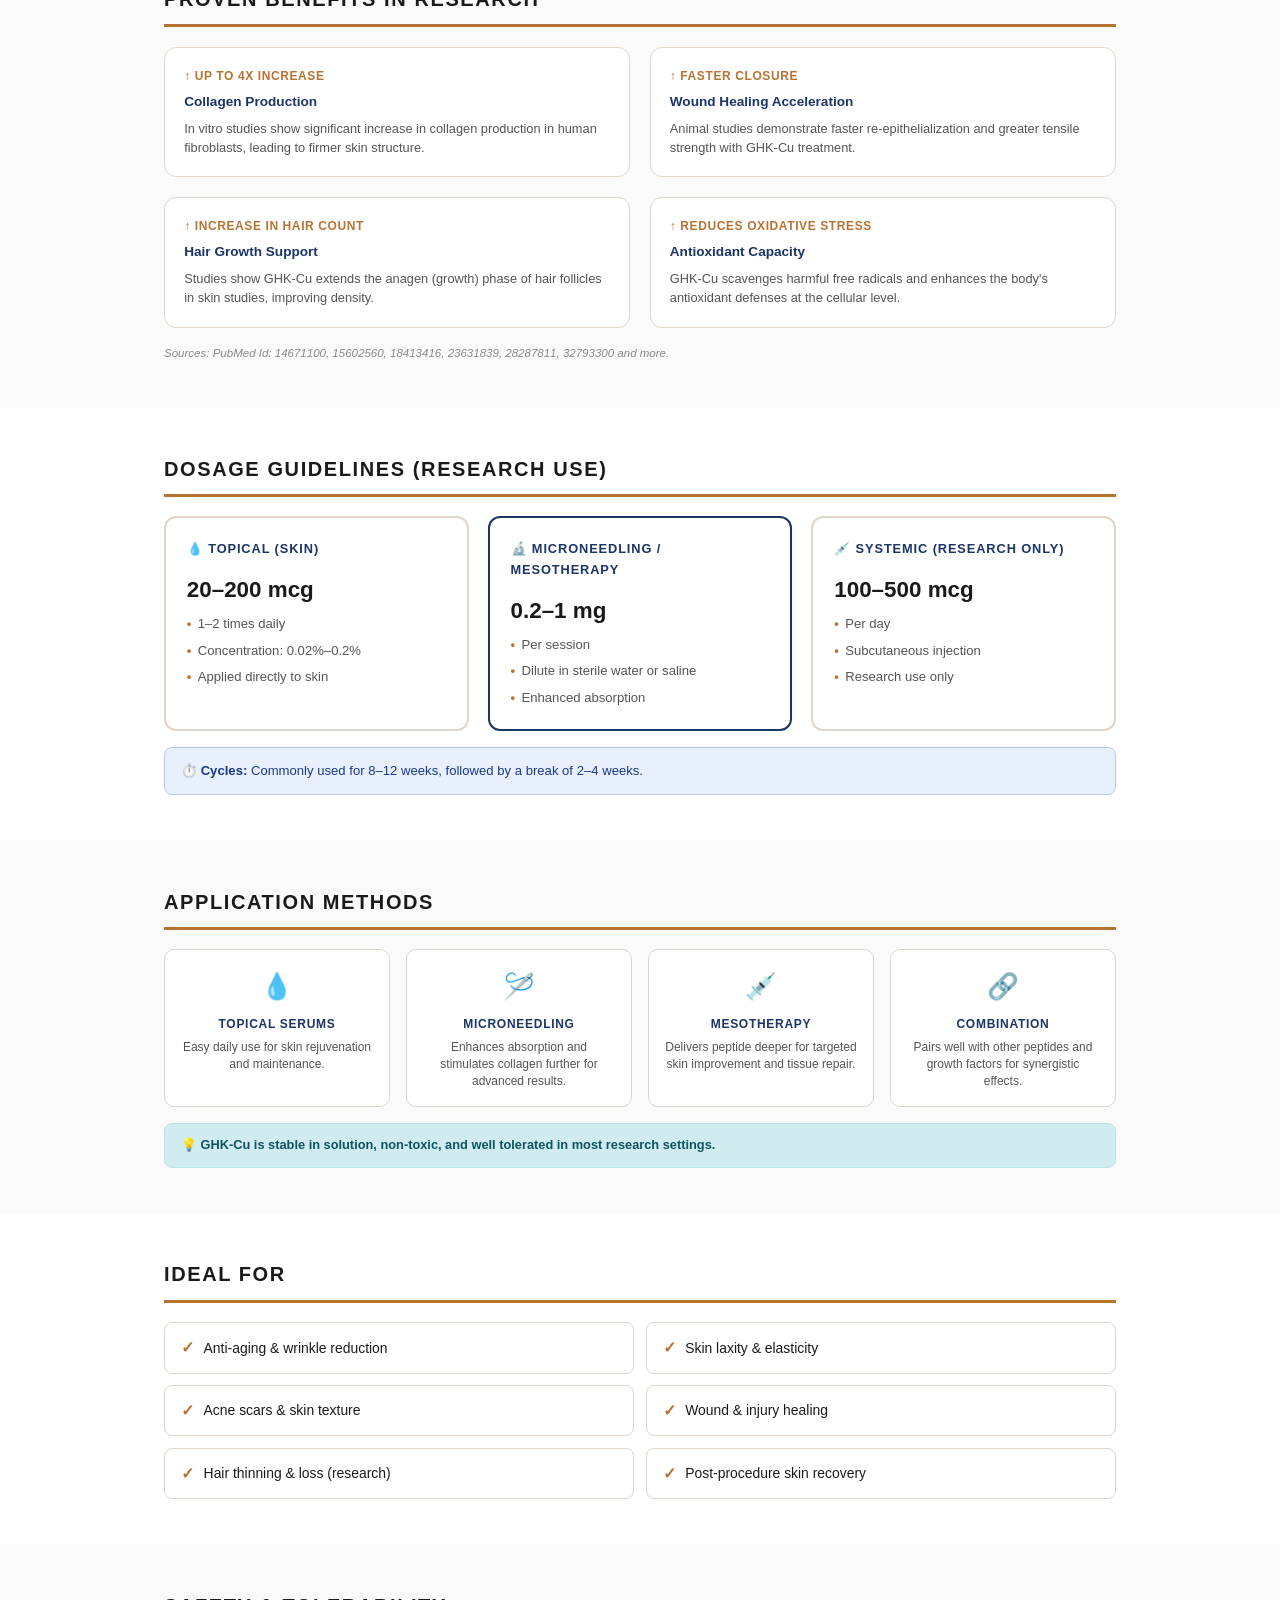
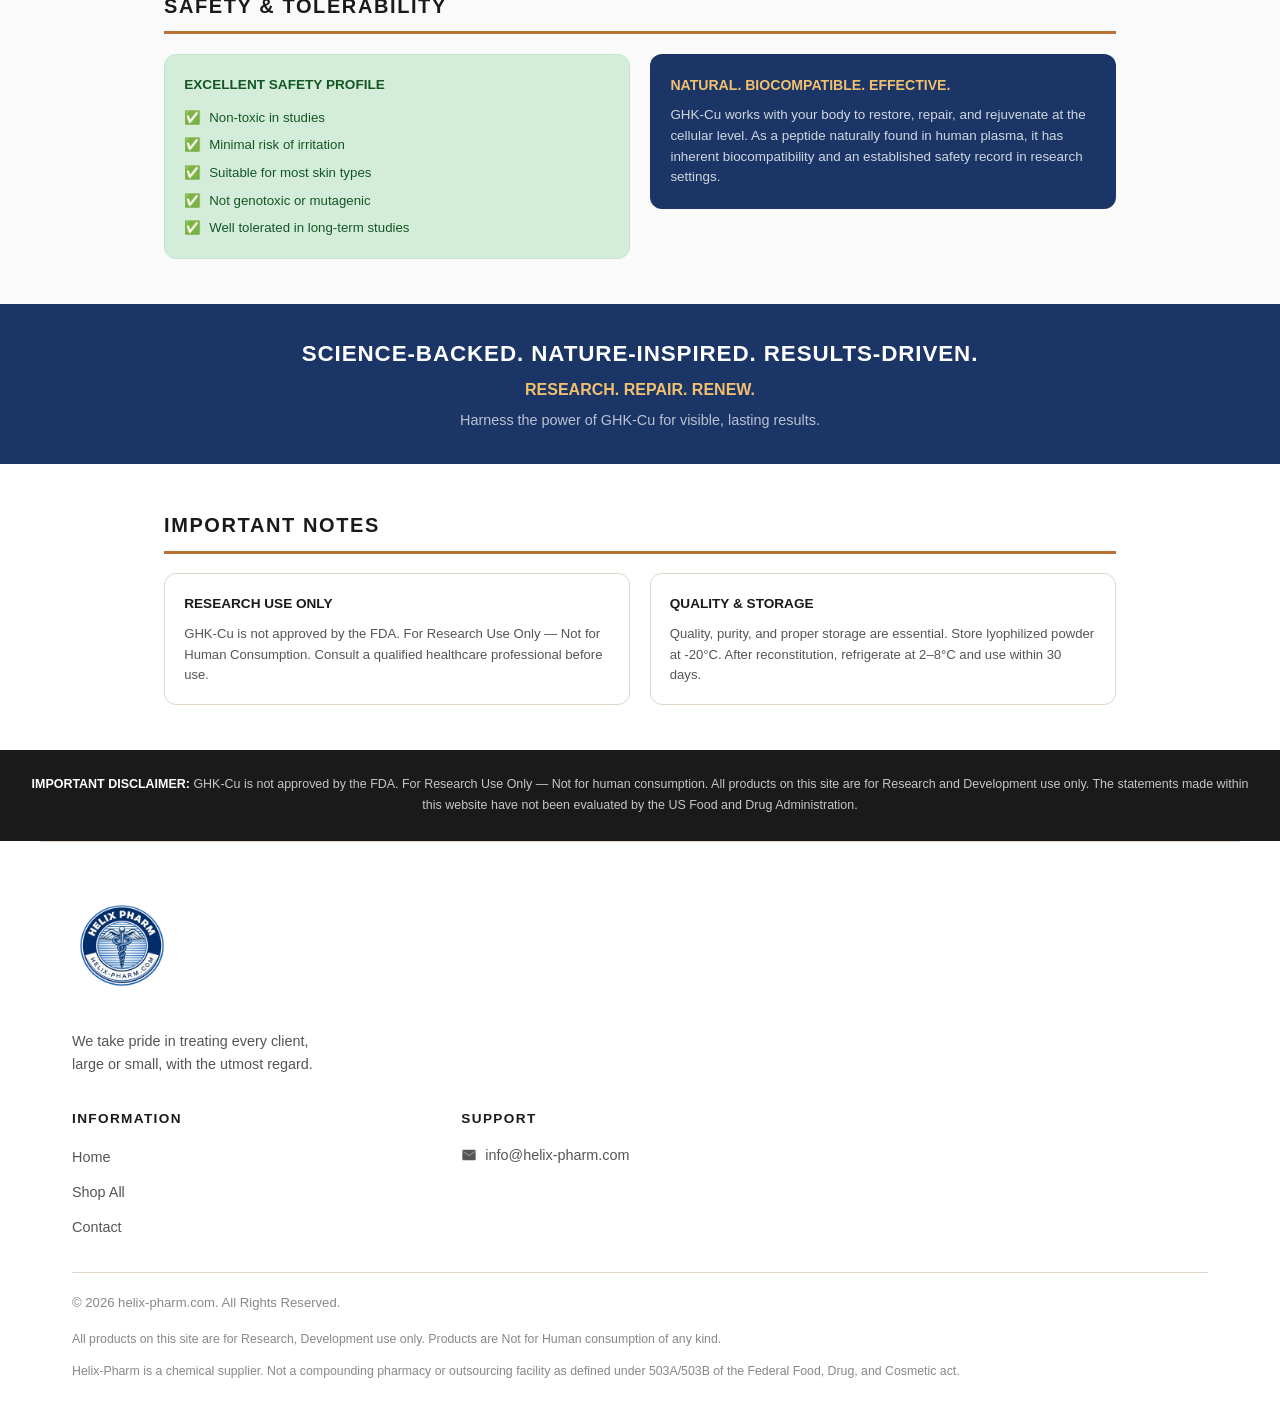
<file: ghkcu.html>
<!DOCTYPE html>
<html lang="en">
<head>
  <meta charset="UTF-8">
  <meta name="viewport" content="width=device-width, initial-scale=1.0">
  <title>GHK-Cu — Copper Peptide | Helix-Pharm</title>
  <meta name="description" content="GHK-Cu (Glycyl-L-Histidyl-L-Lysine Copper) — The Copper Peptide. 100mg Research Use Only. Collagen synthesis, wound healing, hair growth, anti-aging.">
  <link rel="stylesheet" href="css/styles.css?v=3">
  <style>
    .pd-hero { background: #f0f4f8; padding: 2.5rem 1.5rem; }
    .pd-hero-inner { max-width: 1000px; margin: 0 auto; display: grid; grid-template-columns: 1fr 1fr; gap: 3rem; align-items: center; }
    @media(max-width:640px){ .pd-hero-inner{ grid-template-columns:1fr; gap:1.5rem; } }
    .pd-vial-wrap { display:flex; justify-content:center; align-items:center; padding:1rem; }
    .pd-info h1 { font-size:clamp(1.8rem,3vw,2.4rem); font-weight:900; color:var(--black); margin-bottom:.3rem; }
    .pd-info .pd-subtitle { font-size:.88rem; color:#b87333; font-weight:700; letter-spacing:.06em; text-transform:uppercase; margin-bottom:.35rem; }
    .pd-info .pd-tagline-big { font-size:1.1rem; font-weight:800; color:#1a3566; margin-bottom:.8rem; letter-spacing:.02em; }
    .pd-info .pd-desc { font-size:.9rem; color:var(--text-mid); margin-bottom:1.4rem; line-height:1.65; }
    .pd-price-row { display:flex; align-items:center; gap:1.2rem; margin-bottom:1.2rem; flex-wrap:wrap; }
    .pd-price { font-size:2rem; font-weight:900; color:var(--black); }
    .pd-badge { background:#1a3566; color:white; font-size:.72rem; font-weight:700; padding:.3rem .8rem; border-radius:50px; letter-spacing:.07em; text-transform:uppercase; }
    .pd-badge-cu { background:#b87333; color:white; font-size:.72rem; font-weight:700; padding:.3rem .8rem; border-radius:50px; letter-spacing:.07em; text-transform:uppercase; }
    .pd-atc { display:block; width:100%; background:var(--black); color:white; text-align:center; padding:.9rem; border:none; border-radius:8px; font-size:1rem; font-weight:700; cursor:pointer; transition:opacity .2s; margin-bottom:.8rem; }
    .pd-atc:hover { opacity:.82; }
    .pd-atc.added { background:#1a6e3c; }
    .pd-fda-bar { background:#fff3cd; border:1px solid #ffc107; border-radius:8px; padding:.75rem 1rem; font-size:.78rem; color:#856404; font-weight:600; }

    /* KEY BENEFITS STRIP */
    .kb-strip { background:#1a3566; padding:2rem 1.5rem; }
    .kb-grid { max-width:1000px; margin:0 auto; display:grid; grid-template-columns:repeat(3,1fr); gap:1.2rem; }
    @media(max-width:700px){ .kb-grid{ grid-template-columns:repeat(2,1fr); } }
    @media(max-width:420px){ .kb-grid{ grid-template-columns:1fr; } }
    .kb-item { display:flex; align-items:flex-start; gap:.8rem; }
    .kb-icon { width:40px; height:40px; border-radius:50%; display:flex; align-items:center; justify-content:center; font-size:1.1rem; flex-shrink:0; }
    .kb-item h4 { color:white; font-size:.82rem; font-weight:800; text-transform:uppercase; letter-spacing:.05em; margin-bottom:.25rem; }
    .kb-item p  { color:rgba(255,255,255,.6); font-size:.78rem; line-height:1.45; }

    /* SECTIONS */
    .pd-section { max-width:1000px; margin:0 auto; padding:2.8rem 1.5rem; }
    .pd-section h2 { font-size:1.25rem; font-weight:900; color:var(--black); text-transform:uppercase; letter-spacing:.08em; margin-bottom:1.2rem; padding-bottom:.6rem; border-bottom:3px solid #b87333; }

    /* Why GHK-Cu pills */
    .why-grid { display:grid; grid-template-columns:repeat(3,1fr); gap:1rem; margin-bottom:1.5rem; }
    @media(max-width:640px){ .why-grid{ grid-template-columns:1fr; } }
    .why-card { background:white; border:1px solid var(--border); border-radius:12px; padding:1.1rem; display:flex; align-items:flex-start; gap:.8rem; }
    .why-icon { font-size:1.4rem; flex-shrink:0; }
    .why-card h4 { font-size:.83rem; font-weight:800; color:#1a3566; margin-bottom:.3rem; }
    .why-card p  { font-size:.78rem; color:var(--text-mid); line-height:1.45; }

    /* How it works */
    .hiw-flow { display:grid; grid-template-columns:repeat(4,1fr); gap:1rem; }
    @media(max-width:640px){ .hiw-flow{ grid-template-columns:repeat(2,1fr); } }
    .hiw-step { background:white; border:1px solid var(--border); border-radius:12px; padding:1.1rem; text-align:center; }
    .hiw-num { width:32px; height:32px; background:#1a3566; color:white; border-radius:50%; display:flex; align-items:center; justify-content:center; font-size:.82rem; font-weight:800; margin:0 auto .7rem; }
    .hiw-step p { font-size:.8rem; color:var(--text-mid); line-height:1.45; }
    .signal-note { background:#1a3566; color:white; border-radius:10px; padding:1rem 1.4rem; font-size:.85rem; margin-top:1.2rem; line-height:1.6; font-style:italic; }

    /* Research grid */
    .research-grid { display:grid; grid-template-columns:repeat(2,1fr); gap:1.2rem; }
    @media(max-width:600px){ .research-grid{ grid-template-columns:1fr; } }
    .research-card { background:white; border:1px solid var(--border); border-radius:12px; padding:1.2rem; }
    .rc-highlight { font-size:.75rem; font-weight:800; color:#b87333; text-transform:uppercase; letter-spacing:.05em; margin-bottom:.3rem; }
    .research-card h4 { font-size:.85rem; font-weight:800; color:#1a3566; margin-bottom:.4rem; }
    .research-card p { font-size:.8rem; color:var(--text-mid); line-height:1.5; }
    .sources-note { font-size:.72rem; color:var(--text-light); margin-top:1rem; font-style:italic; }

    /* Dosage */
    .dosage-cols { display:grid; grid-template-columns:repeat(3,1fr); gap:1.2rem; }
    @media(max-width:680px){ .dosage-cols{ grid-template-columns:1fr; } }
    .dosage-card { background:white; border:2px solid var(--border); border-radius:12px; padding:1.3rem; }
    .dosage-card.featured { border-color:#1a3566; }
    .dosage-card h4 { font-size:.8rem; font-weight:800; text-transform:uppercase; letter-spacing:.07em; margin-bottom:.8rem; color:#1a3566; }
    .dosage-amount { font-size:1.4rem; font-weight:900; color:var(--black); margin-bottom:.3rem; }
    .dosage-card ul { padding-left:0; display:flex; flex-direction:column; gap:.35rem; }
    .dosage-card ul li { font-size:.82rem; color:var(--text-mid); display:flex; align-items:center; gap:.4rem; }
    .dosage-card ul li::before { content:'•'; color:#b87333; font-weight:900; }
    .cycle-note { background:#e8f0fe; border:1px solid #b3c6f7; border-radius:8px; padding:.8rem 1rem; font-size:.82rem; color:#1a3a8a; margin-top:1rem; }

    /* Application methods */
    .admin-grid { display:grid; grid-template-columns:repeat(4,1fr); gap:1rem; }
    @media(max-width:640px){ .admin-grid{ grid-template-columns:repeat(2,1fr); } }
    .admin-card { background:white; border:1px solid var(--border); border-radius:10px; padding:1rem; text-align:center; }
    .admin-card .a-icon { font-size:1.6rem; margin-bottom:.5rem; }
    .admin-card h4 { font-size:.75rem; font-weight:800; text-transform:uppercase; letter-spacing:.06em; color:#1a3566; margin-bottom:.3rem; }
    .admin-card p  { font-size:.75rem; color:var(--text-mid); line-height:1.4; }
    .stable-note { background:#d1ecf1; border:1px solid #bee5eb; border-radius:8px; padding:.7rem 1rem; font-size:.8rem; color:#0c5460; margin-top:1rem; font-weight:600; }

    /* Ideal for */
    .ideal-grid { display:grid; grid-template-columns:repeat(2,1fr); gap:.7rem; }
    @media(max-width:480px){ .ideal-grid{ grid-template-columns:1fr; } }
    .ideal-item { display:flex; align-items:center; gap:.6rem; background:white; border:1px solid var(--border); border-radius:8px; padding:.75rem 1rem; font-size:.87rem; font-weight:500; }
    .ideal-item::before { content:'✓'; color:#b87333; font-weight:900; font-size:1rem; }

    /* Safety */
    .safety-grid { display:grid; grid-template-columns:1fr 1fr; gap:1.2rem; align-items:start; }
    @media(max-width:580px){ .safety-grid{ grid-template-columns:1fr; } }
    .safety-good { background:#d4edda; border:1px solid #c3e6cb; border-radius:12px; padding:1.2rem; }
    .safety-good h4 { color:#155724; font-size:.85rem; font-weight:800; margin-bottom:.7rem; text-transform:uppercase; }
    .safety-good ul { display:flex; flex-direction:column; gap:.4rem; }
    .safety-good ul li { font-size:.83rem; color:#155724; display:flex; align-items:center; gap:.5rem; }
    .safety-good ul li::before { content:'✅'; }
    .biocompat-box { background:#1a3566; color:white; border-radius:12px; padding:1.3rem; }
    .biocompat-box h4 { color:#f0c070; font-size:.88rem; font-weight:800; margin-bottom:.5rem; text-transform:uppercase; }
    .biocompat-box p { font-size:.84rem; color:rgba(255,255,255,.8); line-height:1.55; }

    /* Tagline banner */
    .tagline-banner { background:#1a3566; padding:2rem 1.5rem; text-align:center; }
    .tagline-banner h3 { color:white; font-size:clamp(1rem,2.5vw,1.4rem); font-weight:900; letter-spacing:.04em; }
    .tagline-banner .sub-tag { color:#f0c070; font-size:1rem; font-weight:700; margin-top:.3rem; }
    .tagline-banner p  { color:rgba(255,255,255,.7); font-size:.9rem; margin-top:.4rem; }

    /* Disclaimer */
    .final-disclaimer { background:#1a1a1a; color:rgba(255,255,255,.75); padding:1.5rem; font-size:.78rem; line-height:1.7; text-align:center; }
    .final-disclaimer strong { color:white; }

    /* Back link */
    .back-link { display:inline-flex; align-items:center; gap:.4rem; font-size:.88rem; font-weight:600; color:var(--text-mid); padding:.5rem 0; transition:color .2s; }
    .back-link:hover { color:var(--black); }

    /* Molecule badge */
    .molecule-badges { display:flex; gap:.5rem; flex-wrap:wrap; margin-bottom:1rem; }
    .mol-badge { background:#e8f0fe; border:1px solid #b3c6f7; border-radius:6px; padding:.3rem .7rem; font-size:.75rem; font-weight:700; color:#1a3566; letter-spacing:.04em; }
    .mol-badge.cu { background:#fff0d6; border-color:#e0a830; color:#9a5a00; }
  </style>
</head>
<body>

<!-- HEADER -->
<header id="header">
  <div class="header-inner">
    <button class="hamburger" id="menuBtn"><span></span><span></span><span></span></button>
    <a href="index.html" class="logo">
      <div class="logo-img-wrap" style="background:transparent;padding:0;border-radius:0;">
        <img src="61205B8A-CA41-4D01-BDCD-774BFB032CE1.png" alt="Helix-Pharm" class="logo-img"
             style="height:54px;width:54px;border-radius:50%;object-fit:cover;display:block;">
      </div>
    </a>
    <button class="cart-btn" id="cartBtn">
      <svg viewBox="0 0 24 24" fill="none" stroke="white" stroke-width="1.8" stroke-linecap="round" stroke-linejoin="round">
        <circle cx="9" cy="21" r="1"/><circle cx="20" cy="21" r="1"/>
        <path d="M1 1h4l2.68 13.39a2 2 0 0 0 2 1.61h9.72a2 2 0 0 0 2-1.61L23 6H6"/>
      </svg>
      <span class="cart-count" id="cartCount">0</span>
    </button>
  </div>
</header>

<!-- MENU -->
<div class="menu-overlay" id="menuOverlay"></div>
<nav class="slide-menu" id="slideMenu">
  <div class="slide-menu-header">
    <div class="search-wrap">
      <svg viewBox="0 0 24 24"><path d="M21 21l-4.35-4.35M17 11A6 6 0 1 1 5 11a6 6 0 0 1 12 0z" stroke="#888" stroke-width="2" fill="none" stroke-linecap="round"/></svg>
      <input type="text" placeholder="Search for...">
    </div>
    <button class="menu-close" id="menuClose">✕</button>
  </div>
  <div class="slide-menu-links">
    <a href="index.html">Home</a>
    <a href="shop.html">Shop All</a>
    <a href="contact.html">Contact Us</a>
  </div>
</nav>

<main>

<!-- HERO -->
<section class="pd-hero">
  <div class="pd-hero-inner">
    <div class="pd-vial-wrap">
      <svg width="200" height="320" viewBox="0 0 110 180" xmlns="http://www.w3.org/2000/svg">
        <defs>
          <linearGradient id="ghkg" x1="0%" y1="0%" x2="100%" y2="100%">
            <stop offset="0%" style="stop-color:#e8e8e8;stop-opacity:1"/>
            <stop offset="40%" style="stop-color:#f8f8f8;stop-opacity:1"/>
            <stop offset="100%" style="stop-color:#c8c8c8;stop-opacity:1"/>
          </linearGradient>
          <linearGradient id="ghkc" x1="0%" y1="0%" x2="100%" y2="0%">
            <stop offset="0%" style="stop-color:#9a9a9a"/>
            <stop offset="45%" style="stop-color:#d5d5d5"/>
            <stop offset="100%" style="stop-color:#9a9a9a"/>
          </linearGradient>
          <linearGradient id="ghklb" x1="0%" y1="0%" x2="100%" y2="0%">
            <stop offset="0%" style="stop-color:#1a3566"/>
            <stop offset="100%" style="stop-color:#0d2244"/>
          </linearGradient>
          <linearGradient id="ghksh" x1="0%" y1="0%" x2="100%" y2="0%">
            <stop offset="0%" style="stop-color:rgba(255,255,255,0.5)"/>
            <stop offset="100%" style="stop-color:rgba(255,255,255,0)"/>
          </linearGradient>
        </defs>
        <!-- vial body — clear glass look -->
        <rect x="22" y="28" width="66" height="142" rx="6" fill="url(#ghkg)" stroke="#b0b0b0" stroke-width="1.2"/>
        <!-- glass shine -->
        <rect x="24" y="29" width="10" height="140" rx="4" fill="url(#ghksh)"/>
        <!-- label area -->
        <rect x="25" y="52" width="60" height="90" rx="3" fill="white" stroke="#ddd" stroke-width="0.5"/>
        <!-- blue label band top -->
        <rect x="25" y="52" width="60" height="16" rx="3" fill="url(#ghklb)"/>
        <text x="55" y="63" text-anchor="middle" fill="white" font-size="5.5" font-weight="700" letter-spacing="0.6" font-family="Arial,sans-serif">HELIX-PHARM</text>
        <!-- molecule symbols on white -->
        <circle cx="38" cy="78" r="5" fill="#1a3566" opacity="0.15"/>
        <circle cx="55" cy="74" r="4" fill="#b87333" opacity="0.2"/>
        <circle cx="72" cy="78" r="5" fill="#2e7d32" opacity="0.15"/>
        <line x1="38" y1="78" x2="55" y2="74" stroke="#1a3566" stroke-width="1" opacity="0.3"/>
        <line x1="55" y1="74" x2="72" y2="78" stroke="#1a3566" stroke-width="1" opacity="0.3"/>
        <text x="38" y="82" text-anchor="middle" fill="#1a3566" font-size="5" font-weight="700" font-family="Arial,sans-serif">Gly</text>
        <text x="55" y="78" text-anchor="middle" fill="#9a5a00" font-size="5" font-weight="700" font-family="Arial,sans-serif">His</text>
        <text x="72" y="82" text-anchor="middle" fill="#155724" font-size="5" font-weight="700" font-family="Arial,sans-serif">Lys</text>
        <!-- Cu badge -->
        <circle cx="55" cy="95" r="8" fill="#b87333"/>
        <text x="55" y="98.5" text-anchor="middle" fill="white" font-size="7" font-weight="900" font-family="Arial,sans-serif">Cu²⁺</text>
        <!-- product name -->
        <text x="55" y="115" text-anchor="middle" fill="#1a1a1a" font-size="11" font-weight="900" font-family="Arial,sans-serif">GHK-Cu</text>
        <text x="55" y="126" text-anchor="middle" fill="#444" font-size="6.5" font-family="Arial,sans-serif">COPPER PEPTIDE</text>
        <!-- blue badge on label -->
        <rect x="30" y="130" width="50" height="9" rx="2" fill="#1a3566"/>
        <text x="55" y="137" text-anchor="middle" fill="white" font-size="5" font-weight="700" letter-spacing="0.3" font-family="Arial,sans-serif">REJUVENATE. REPAIR.</text>
        <text x="55" y="145" text-anchor="middle" fill="#888" font-size="5.5" letter-spacing="0.4" font-family="Arial,sans-serif">100 mg · RESEARCH USE ONLY</text>
        <!-- cap -->
        <rect x="26" y="12" width="58" height="19" rx="4" fill="url(#ghkc)"/>
        <rect x="22" y="25" width="66" height="8" rx="2" fill="url(#ghkc)"/>
        <rect x="32" y="10" width="46" height="5" rx="2.5" fill="#d5d5d5"/>
      </svg>
    </div>

    <div class="pd-info">
      <a href="shop.html" class="back-link">← Back to Shop</a>
      <div class="pd-subtitle">The Copper Peptide · Science-Backed Rejuvenation</div>
      <h1>GHK-Cu</h1>
      <div class="pd-tagline-big">REJUVENATE. REPAIR. REGENERATE.</div>
      <div class="molecule-badges">
        <span class="mol-badge">Gly – His – Lys</span>
        <span class="mol-badge cu">Cu²⁺ Copper</span>
        <span class="mol-badge">100mg</span>
      </div>
      <p class="pd-desc">GHK-Cu (Glycyl-L-Histidyl-L-Lysine Copper) is a naturally occurring copper peptide found in human plasma, saliva, and urine. It plays a key role in tissue repair, collagen synthesis, and cellular regeneration.</p>
      <div class="pd-price-row">
        <span class="pd-price">$100.00</span>
        <span class="pd-badge">Research Use Only</span>
        <span class="pd-badge-cu">Copper Peptide</span>
      </div>
      <button class="pd-atc" id="pdAtc" data-name="GHK-Cu" data-price="100">Add To Cart</button>
      <div class="pd-fda-bar">⚠️ NOT APPROVED BY THE FDA — FOR RESEARCH USE ONLY. Not for human consumption.</div>
    </div>
  </div>
</section>

<!-- KEY BENEFITS STRIP -->
<section class="kb-strip">
  <div class="kb-grid">
    <div class="kb-item">
      <div class="kb-icon" style="background:#2e7d32;">🧬</div>
      <div>
        <h4>Boosts Collagen &amp; Elastin</h4>
        <p>Stimulates collagen, elastin, and glycosaminoglycan (GAG) production for firmer, more youthful skin.</p>
      </div>
    </div>
    <div class="kb-item">
      <div class="kb-icon" style="background:#0d7a5a;">🩹</div>
      <div>
        <h4>Accelerates Wound Healing</h4>
        <p>Enhances tissue repair, reduces inflammation, and improves healing quality and speed.</p>
      </div>
    </div>
    <div class="kb-item">
      <div class="kb-icon" style="background:#6a1b9a;">🛡️</div>
      <div>
        <h4>Powerful Antioxidant</h4>
        <p>Neutralizes free radicals and protects cells from oxidative stress and environmental damage.</p>
      </div>
    </div>
    <div class="kb-item">
      <div class="kb-icon" style="background:#1565c0;">💆</div>
      <div>
        <h4>Supports Hair Growth</h4>
        <p>Prolongs the growth phase of hair follicles and may improve hair thickness and density.</p>
      </div>
    </div>
    <div class="kb-item">
      <div class="kb-icon" style="background:#e65100;">✨</div>
      <div>
        <h4>Improves Skin Quality</h4>
        <p>Reduces fine lines, wrinkles, hyperpigmentation, and enhances skin tone and elasticity.</p>
      </div>
    </div>
    <div class="kb-item">
      <div class="kb-icon" style="background:#00838f;">🔬</div>
      <div>
        <h4>Anti-Inflammatory</h4>
        <p>Regulates cytokines and reduces inflammation associated with aging and skin conditions.</p>
      </div>
    </div>
  </div>
</section>

<!-- WHAT IS GHK-Cu -->
<section style="background:#fafafa;padding:1px 0;">
  <div class="pd-section">
    <h2>What Is GHK-Cu?</h2>
    <div class="why-grid">
      <div class="why-card">
        <div class="why-icon">🌿</div>
        <div>
          <h4>Naturally Occurring</h4>
          <p>Found in the body and essential for normal healing processes. Levels decline significantly with age.</p>
        </div>
      </div>
      <div class="why-card">
        <div class="why-icon">🔬</div>
        <div>
          <h4>Backed by Decades of Research</h4>
          <p>Extensively studied for its role in wound healing, skin remodeling, and hair growth.</p>
        </div>
      </div>
      <div class="why-card">
        <div class="why-icon">✅</div>
        <div>
          <h4>Multi-Benefit Peptide</h4>
          <p>Supports skin, hair, and overall tissue health at the cellular level through gene regulation.</p>
        </div>
      </div>
    </div>
  </div>
</section>

<!-- HOW IT WORKS -->
<section>
  <div class="pd-section">
    <h2>How It Works</h2>
    <div class="hiw-flow">
      <div class="hiw-step">
        <div class="hiw-num">1</div>
        <p><strong>Binds to receptors</strong> on cells, acting as a natural signaling molecule.</p>
      </div>
      <div class="hiw-step">
        <div class="hiw-num">2</div>
        <p><strong>Stimulates cell migration</strong> &amp; proliferation at sites of damage or aging.</p>
      </div>
      <div class="hiw-step">
        <div class="hiw-num">3</div>
        <p><strong>Promotes collagen &amp; ECM remodeling</strong>, rebuilding the extracellular matrix.</p>
      </div>
      <div class="hiw-step">
        <div class="hiw-num">4</div>
        <p><strong>Results in repair, regeneration</strong> &amp; visible rejuvenation of tissue.</p>
      </div>
    </div>
    <div class="signal-note">
      "GHK-Cu is a natural signaling molecule that helps regulate gene expression and promotes the body's own repair mechanisms."
    </div>
  </div>
</section>

<!-- PROVEN BENEFITS IN RESEARCH -->
<section style="background:#fafafa;padding:1px 0;">
  <div class="pd-section">
    <h2>Proven Benefits in Research</h2>
    <div class="research-grid">
      <div class="research-card">
        <div class="rc-highlight">↑ Up to 4x increase</div>
        <h4>Collagen Production</h4>
        <p>In vitro studies show significant increase in collagen production in human fibroblasts, leading to firmer skin structure.</p>
      </div>
      <div class="research-card">
        <div class="rc-highlight">↑ Faster Closure</div>
        <h4>Wound Healing Acceleration</h4>
        <p>Animal studies demonstrate faster re-epithelialization and greater tensile strength with GHK-Cu treatment.</p>
      </div>
      <div class="research-card">
        <div class="rc-highlight">↑ Increase in Hair Count</div>
        <h4>Hair Growth Support</h4>
        <p>Studies show GHK-Cu extends the anagen (growth) phase of hair follicles in skin studies, improving density.</p>
      </div>
      <div class="research-card">
        <div class="rc-highlight">↑ Reduces Oxidative Stress</div>
        <h4>Antioxidant Capacity</h4>
        <p>GHK-Cu scavenges harmful free radicals and enhances the body's antioxidant defenses at the cellular level.</p>
      </div>
    </div>
    <div class="sources-note">Sources: PubMed Id: 14671100, 15602560, 18413416, 23631839, 28287811, 32793300 and more.</div>
  </div>
</section>

<!-- DOSAGE GUIDELINES -->
<section>
  <div class="pd-section">
    <h2>Dosage Guidelines (Research Use)</h2>
    <div class="dosage-cols">
      <div class="dosage-card">
        <h4>💧 Topical (Skin)</h4>
        <div class="dosage-amount">20–200 mcg</div>
        <ul>
          <li>1–2 times daily</li>
          <li>Concentration: 0.02%–0.2%</li>
          <li>Applied directly to skin</li>
        </ul>
      </div>
      <div class="dosage-card featured">
        <h4>🔬 Microneedling / Mesotherapy</h4>
        <div class="dosage-amount">0.2–1 mg</div>
        <ul>
          <li>Per session</li>
          <li>Dilute in sterile water or saline</li>
          <li>Enhanced absorption</li>
        </ul>
      </div>
      <div class="dosage-card">
        <h4>💉 Systemic (Research Only)</h4>
        <div class="dosage-amount">100–500 mcg</div>
        <ul>
          <li>Per day</li>
          <li>Subcutaneous injection</li>
          <li>Research use only</li>
        </ul>
      </div>
    </div>
    <div class="cycle-note">⏱️ <strong>Cycles:</strong> Commonly used for 8–12 weeks, followed by a break of 2–4 weeks.</div>
  </div>
</section>

<!-- APPLICATION METHODS -->
<section style="background:#fafafa;padding:1px 0;">
  <div class="pd-section">
    <h2>Application Methods</h2>
    <div class="admin-grid">
      <div class="admin-card">
        <div class="a-icon">💧</div>
        <h4>Topical Serums</h4>
        <p>Easy daily use for skin rejuvenation and maintenance.</p>
      </div>
      <div class="admin-card">
        <div class="a-icon">🪡</div>
        <h4>Microneedling</h4>
        <p>Enhances absorption and stimulates collagen further for advanced results.</p>
      </div>
      <div class="admin-card">
        <div class="a-icon">💉</div>
        <h4>Mesotherapy</h4>
        <p>Delivers peptide deeper for targeted skin improvement and tissue repair.</p>
      </div>
      <div class="admin-card">
        <div class="a-icon">🔗</div>
        <h4>Combination</h4>
        <p>Pairs well with other peptides and growth factors for synergistic effects.</p>
      </div>
    </div>
    <div class="stable-note">💡 GHK-Cu is stable in solution, non-toxic, and well tolerated in most research settings.</div>
  </div>
</section>

<!-- IDEAL FOR -->
<section>
  <div class="pd-section">
    <h2>Ideal For</h2>
    <div class="ideal-grid">
      <div class="ideal-item">Anti-aging &amp; wrinkle reduction</div>
      <div class="ideal-item">Skin laxity &amp; elasticity</div>
      <div class="ideal-item">Acne scars &amp; skin texture</div>
      <div class="ideal-item">Wound &amp; injury healing</div>
      <div class="ideal-item">Hair thinning &amp; loss (research)</div>
      <div class="ideal-item">Post-procedure skin recovery</div>
    </div>
  </div>
</section>

<!-- SAFETY & TOLERABILITY -->
<section style="background:#fafafa;padding:1px 0;">
  <div class="pd-section">
    <h2>Safety &amp; Tolerability</h2>
    <div class="safety-grid">
      <div class="safety-good">
        <h4>Excellent Safety Profile</h4>
        <ul>
          <li>Non-toxic in studies</li>
          <li>Minimal risk of irritation</li>
          <li>Suitable for most skin types</li>
          <li>Not genotoxic or mutagenic</li>
          <li>Well tolerated in long-term studies</li>
        </ul>
      </div>
      <div class="biocompat-box">
        <h4>Natural. Biocompatible. Effective.</h4>
        <p>GHK-Cu works with your body to restore, repair, and rejuvenate at the cellular level. As a peptide naturally found in human plasma, it has inherent biocompatibility and an established safety record in research settings.</p>
      </div>
    </div>
  </div>
</section>

<!-- TAGLINE BANNER -->
<div class="tagline-banner">
  <h3>SCIENCE-BACKED. NATURE-INSPIRED. RESULTS-DRIVEN.</h3>
  <div class="sub-tag">RESEARCH. REPAIR. RENEW.</div>
  <p>Harness the power of GHK-Cu for visible, lasting results.</p>
</div>

<!-- IMPORTANT NOTES -->
<section>
  <div class="pd-section">
    <h2>Important Notes</h2>
    <div style="display:grid;grid-template-columns:1fr 1fr;gap:1.2rem;">
      <div style="background:white;border:1px solid var(--border);border-radius:12px;padding:1.2rem;">
        <h4 style="font-size:.85rem;font-weight:800;color:var(--black);margin-bottom:.6rem;text-transform:uppercase;">Research Use Only</h4>
        <p style="font-size:.82rem;color:var(--text-mid);line-height:1.55;">GHK-Cu is not approved by the FDA. For Research Use Only — Not for Human Consumption. Consult a qualified healthcare professional before use.</p>
      </div>
      <div style="background:white;border:1px solid var(--border);border-radius:12px;padding:1.2rem;">
        <h4 style="font-size:.85rem;font-weight:800;color:var(--black);margin-bottom:.6rem;text-transform:uppercase;">Quality &amp; Storage</h4>
        <p style="font-size:.82rem;color:var(--text-mid);line-height:1.55;">Quality, purity, and proper storage are essential. Store lyophilized powder at -20°C. After reconstitution, refrigerate at 2–8°C and use within 30 days.</p>
      </div>
    </div>
  </div>
</section>

<!-- FINAL DISCLAIMER -->
<div class="final-disclaimer">
  <strong>IMPORTANT DISCLAIMER:</strong> GHK-Cu is not approved by the FDA. For Research Use Only — Not for human consumption. All products on this site are for Research and Development use only. The statements made within this website have not been evaluated by the US Food and Drug Administration.
</div>

</main>

<!-- FOOTER -->
<footer>
  <div class="footer-logo">
    <img src="61205B8A-CA41-4D01-BDCD-774BFB032CE1.png" alt="Helix-Pharm" class="footer-logo-img">
  </div>
  <p class="tagline">We take pride in treating every client,<br>large or small, with the utmost regard.</p>
  <div class="footer-cols">
    <div class="footer-col">
      <h4>Information</h4>
      <ul>
        <li><a href="index.html">Home</a></li>
        <li><a href="shop.html">Shop All</a></li>
        <li><a href="contact.html">Contact</a></li>
      </ul>
    </div>
    <div class="footer-col">
      <h4>Support</h4>
      <div class="support-email">
        <svg viewBox="0 0 24 24"><path d="M4 4h16c1.1 0 2 .9 2 2v12c0 1.1-.9 2-2 2H4c-1.1 0-2-.9-2-2V6c0-1.1.9-2 2-2z"/><polyline points="22,6 12,13 2,6" fill="none" stroke="#888" stroke-width="2"/></svg>
        info@helix-pharm.com
      </div>
    </div>
  </div>
  <div class="footer-bottom">
    <p class="footer-copy">© 2026 helix-pharm.com. All Rights Reserved.</p>
    <div class="footer-legal">
      <p>All products on this site are for Research, Development use only. Products are Not for Human consumption of any kind.</p>
      <p>Helix-Pharm is a chemical supplier. Not a compounding pharmacy or outsourcing facility as defined under 503A/503B of the Federal Food, Drug, and Cosmetic act.</p>
    </div>
  </div>
</footer>

<div class="cart-overlay" id="cartOverlay"></div>
<div class="cart-drawer" id="cartDrawer">
  <div class="cart-head">
    <span>Your Cart</span>
    <button class="cart-x" id="cartClose">✕</button>
  </div>
  <div class="cart-body" id="cartBody"><p class="cart-empty-msg">Your cart is empty.</p></div>
  <div class="cart-foot">
    <div class="cart-subtotal"><span>Subtotal</span><span id="cartTotal">$0.00</span></div>
    <button class="checkout-btn">Checkout</button>
  </div>
</div>

<div class="toast" id="toast"></div>
<button class="scroll-top" id="scrollTop" aria-label="Back to top">↑</button>
<script src="js/main.js"></script>
<script>
  document.getElementById('pdAtc').addEventListener('click', function() {
    const name = this.dataset.name;
    const price = parseFloat(this.dataset.price);
    if (typeof addToCart === 'function') {
      addToCart(name, price);
      this.textContent = 'Added!';
      this.classList.add('added');
      setTimeout(() => { this.textContent = 'Add To Cart'; this.classList.remove('added'); }, 2000);
    }
  });
</script>
</body>
</html>
</file>
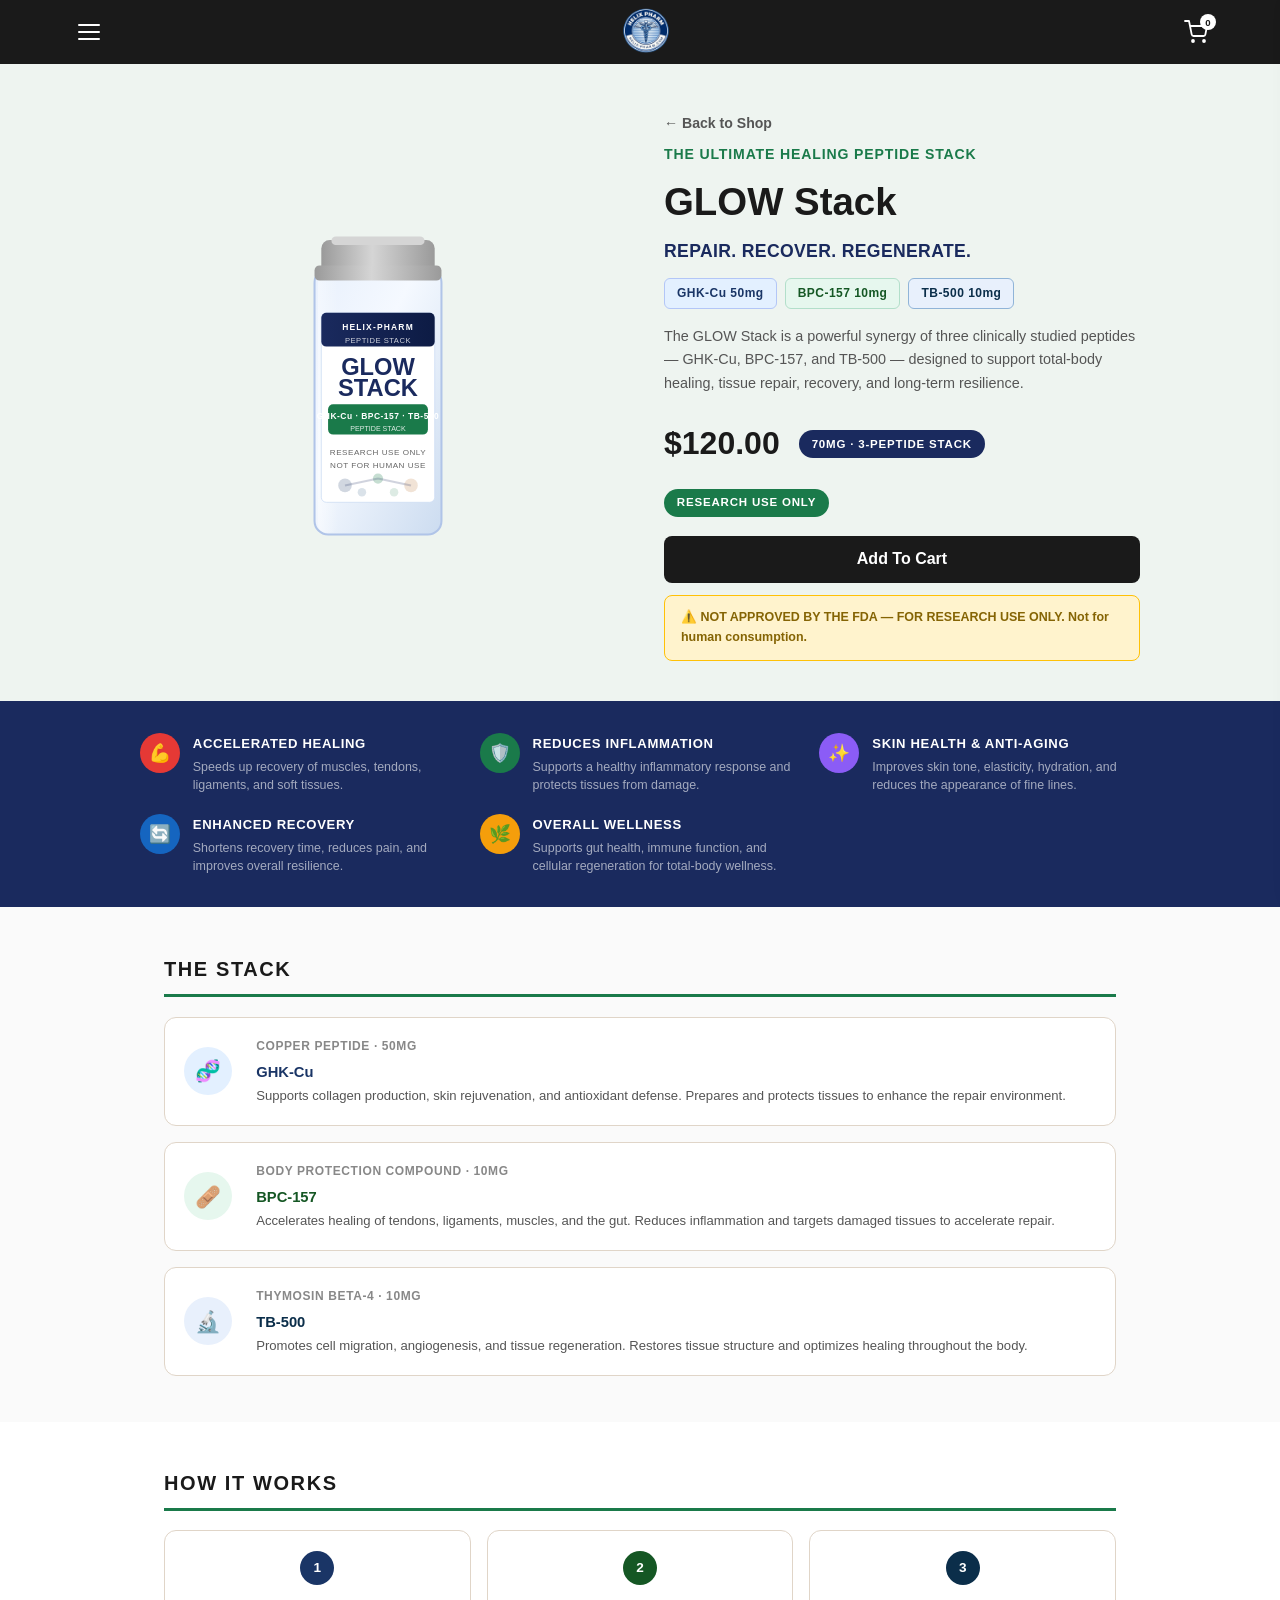
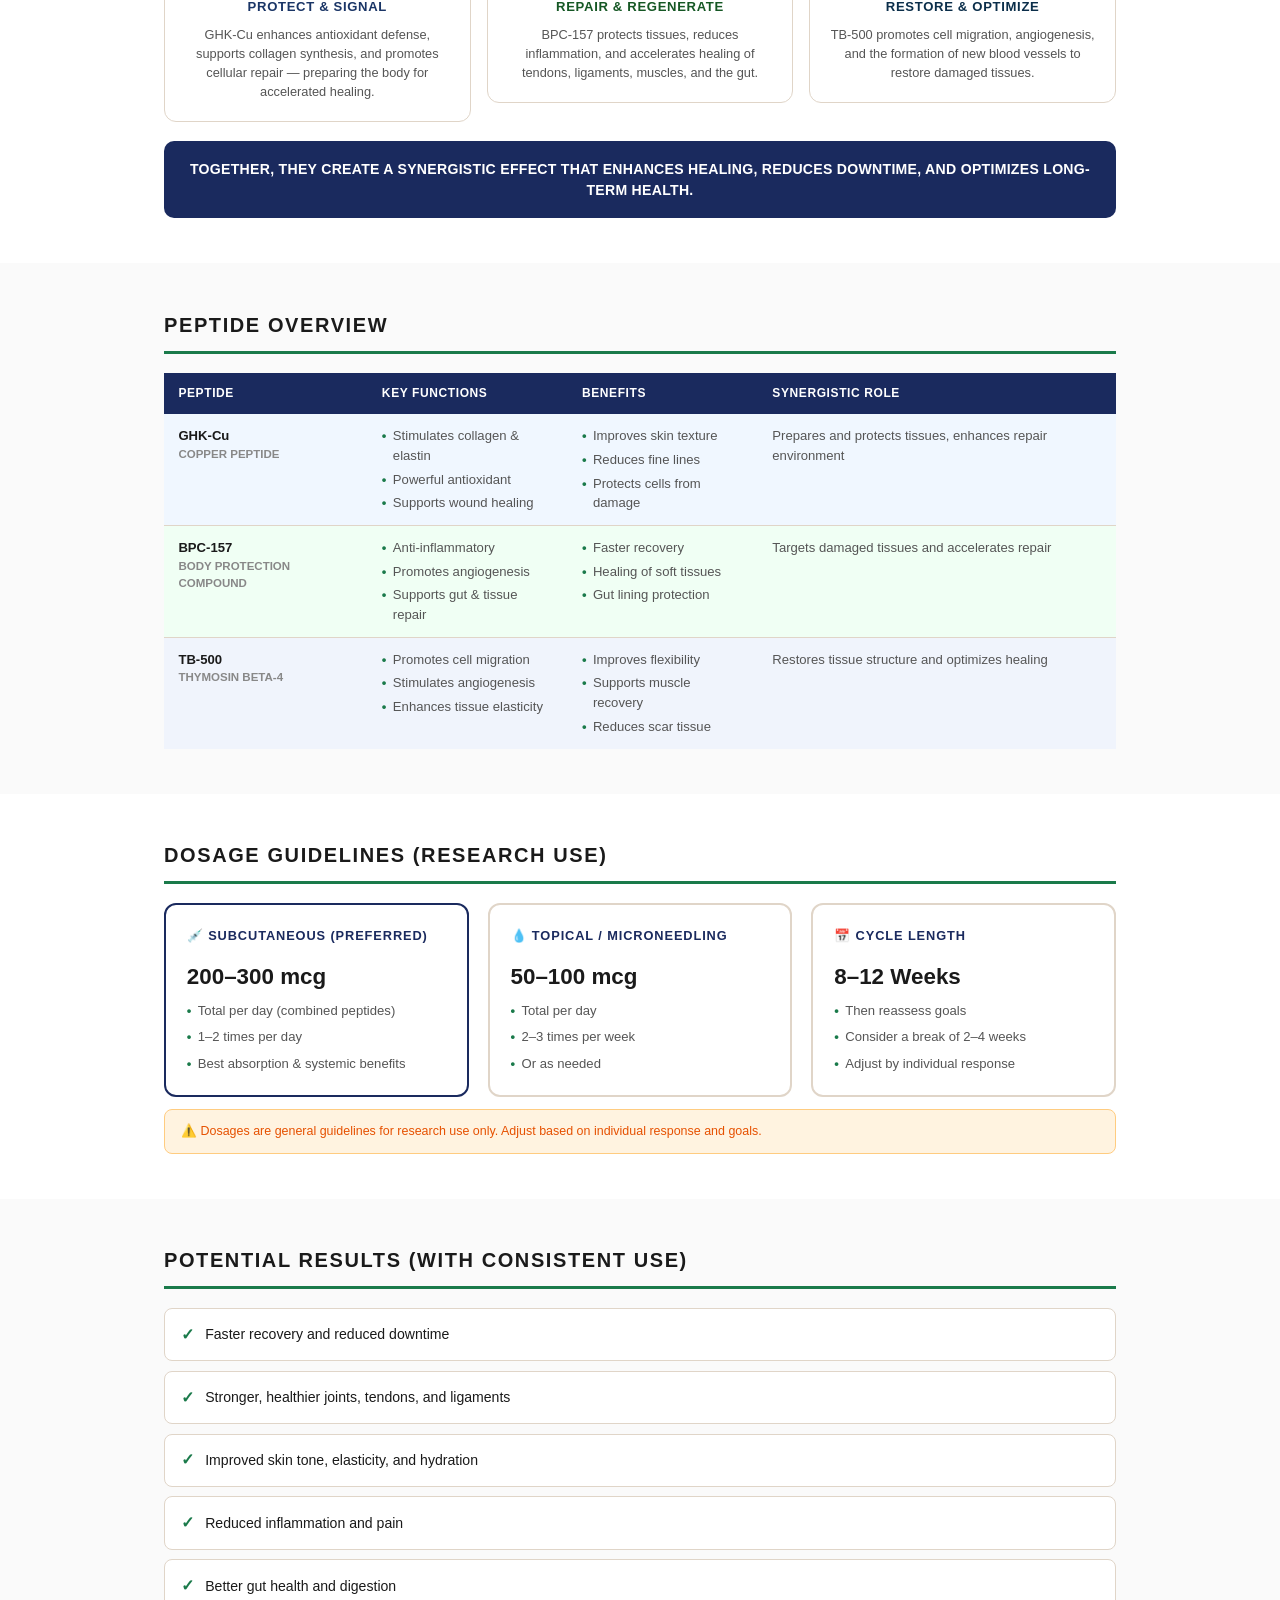
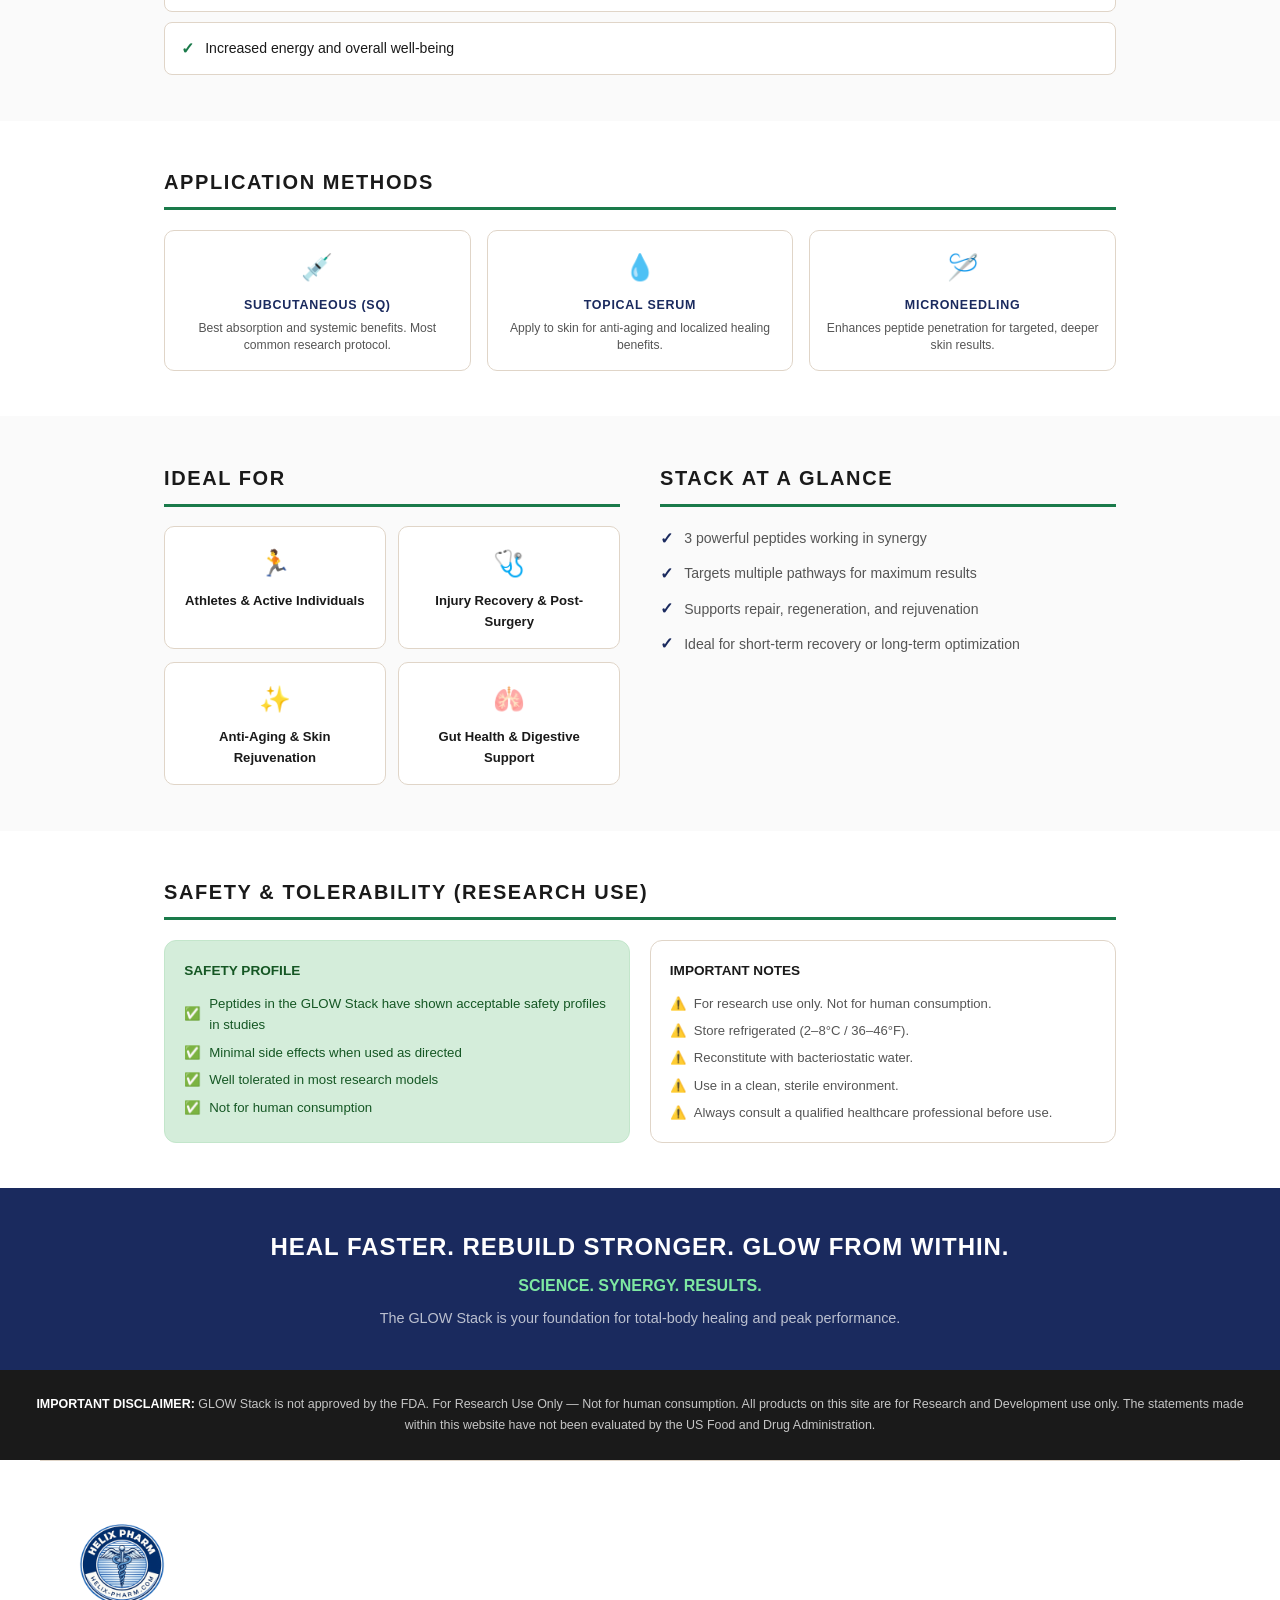
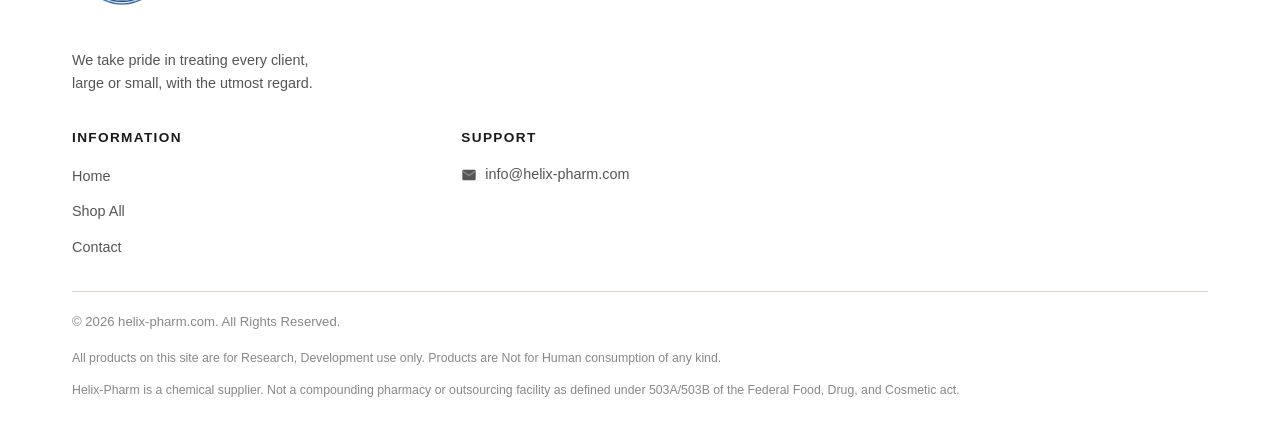
<file: glowstack.html>
<!DOCTYPE html>
<html lang="en">
<head>
  <meta charset="UTF-8">
  <meta name="viewport" content="width=device-width, initial-scale=1.0">
  <title>GLOW Stack — The Ultimate Healing Peptide Stack | Helix-Pharm</title>
  <meta name="description" content="GLOW Stack — GHK-Cu + BPC-157 + TB-500. The Ultimate Healing Peptide Stack. Repair. Recover. Regenerate. Research Use Only.">
  <link rel="stylesheet" href="css/styles.css?v=3">
  <style>
    .pd-hero { background: #eef4f0; padding: 2.5rem 1.5rem; }
    .pd-hero-inner { max-width: 1000px; margin: 0 auto; display: grid; grid-template-columns: 1fr 1fr; gap: 3rem; align-items: center; }
    @media(max-width:640px){ .pd-hero-inner{ grid-template-columns:1fr; gap:1.5rem; } }
    .pd-vial-wrap { display:flex; justify-content:center; align-items:center; padding:1rem; }
    .pd-info h1 { font-size:clamp(1.8rem,3vw,2.6rem); font-weight:900; color:var(--black); margin-bottom:.3rem; }
    .pd-info .pd-subtitle { font-size:.88rem; color:#1a7a4a; font-weight:700; letter-spacing:.06em; text-transform:uppercase; margin-bottom:.35rem; }
    .pd-info .pd-tagline-big { font-size:1.1rem; font-weight:800; color:#1a2a5e; margin-bottom:.8rem; letter-spacing:.02em; }
    .pd-info .pd-desc { font-size:.9rem; color:var(--text-mid); margin-bottom:1.4rem; line-height:1.65; }
    .pd-price-row { display:flex; align-items:center; gap:1.2rem; margin-bottom:1.2rem; flex-wrap:wrap; }
    .pd-price { font-size:2rem; font-weight:900; color:var(--black); }
    .pd-badge { background:#1a2a5e; color:white; font-size:.72rem; font-weight:700; padding:.3rem .8rem; border-radius:50px; letter-spacing:.07em; text-transform:uppercase; }
    .pd-badge-g { background:#1a7a4a; color:white; font-size:.72rem; font-weight:700; padding:.3rem .8rem; border-radius:50px; letter-spacing:.07em; text-transform:uppercase; }
    .pd-atc { display:block; width:100%; background:var(--black); color:white; text-align:center; padding:.9rem; border:none; border-radius:8px; font-size:1rem; font-weight:700; cursor:pointer; transition:opacity .2s; margin-bottom:.8rem; }
    .pd-atc:hover { opacity:.82; }
    .pd-atc.added { background:#1a6e3c; }
    .pd-fda-bar { background:#fff3cd; border:1px solid #ffc107; border-radius:8px; padding:.75rem 1rem; font-size:.78rem; color:#856404; font-weight:600; }

    /* PEPTIDE BADGES */
    .peptide-badges { display:flex; gap:.5rem; flex-wrap:wrap; margin-bottom:1rem; }
    .pep-badge { border-radius:6px; padding:.3rem .75rem; font-size:.75rem; font-weight:700; letter-spacing:.04em; }
    .pep-badge.ghk { background:#e3f0ff; color:#1a3566; border:1px solid #b3c6f7; }
    .pep-badge.bpc { background:#e6f7ee; color:#155724; border:1px solid #b2dfca; }
    .pep-badge.tb  { background:#e8f0fc; color:#0b2e4a; border:1px solid #90b4d8; }

    /* KEY BENEFITS STRIP */
    .kb-strip { background:#1a2a5e; padding:2rem 1.5rem; }
    .kb-grid { max-width:1000px; margin:0 auto; display:grid; grid-template-columns:repeat(3,1fr); gap:1.2rem; }
    @media(max-width:700px){ .kb-grid{ grid-template-columns:repeat(2,1fr); } }
    @media(max-width:420px){ .kb-grid{ grid-template-columns:1fr; } }
    .kb-item { display:flex; align-items:flex-start; gap:.8rem; }
    .kb-icon { width:40px; height:40px; border-radius:50%; display:flex; align-items:center; justify-content:center; font-size:1.1rem; flex-shrink:0; }
    .kb-item h4 { color:white; font-size:.82rem; font-weight:800; text-transform:uppercase; letter-spacing:.05em; margin-bottom:.25rem; }
    .kb-item p  { color:rgba(255,255,255,.6); font-size:.78rem; line-height:1.45; }

    /* SECTIONS */
    .pd-section { max-width:1000px; margin:0 auto; padding:2.8rem 1.5rem; }
    .pd-section h2 { font-size:1.25rem; font-weight:900; color:var(--black); text-transform:uppercase; letter-spacing:.08em; margin-bottom:1.2rem; padding-bottom:.6rem; border-bottom:3px solid #1a7a4a; }

    /* THE STACK */
    .stack-grid { display:flex; flex-direction:column; gap:1rem; }
    .stack-card { display:grid; grid-template-columns:56px 1fr; gap:1rem; align-items:center; background:white; border:1px solid var(--border); border-radius:12px; padding:1.2rem; }
    .stack-icon { width:48px; height:48px; border-radius:50%; display:flex; align-items:center; justify-content:center; font-size:1.3rem; flex-shrink:0; }
    .stack-card h4 { font-size:.92rem; font-weight:800; margin-bottom:.1rem; }
    .stack-card .sc-sub { font-size:.75rem; font-weight:600; color:var(--text-light); text-transform:uppercase; letter-spacing:.05em; margin-bottom:.3rem; }
    .stack-card p { font-size:.82rem; color:var(--text-mid); line-height:1.5; }

    /* HOW IT WORKS */
    .hiw-3col { display:grid; grid-template-columns:repeat(3,1fr); gap:1rem; align-items:start; }
    @media(max-width:640px){ .hiw-3col{ grid-template-columns:1fr; } }
    .hiw-card { background:white; border:1px solid var(--border); border-radius:12px; padding:1.2rem; text-align:center; }
    .hiw-num { width:34px; height:34px; border-radius:50%; display:flex; align-items:center; justify-content:center; font-size:.85rem; font-weight:800; color:white; margin:0 auto .7rem; }
    .hiw-card h4 { font-size:.82rem; font-weight:800; text-transform:uppercase; letter-spacing:.05em; margin-bottom:.5rem; }
    .hiw-card p  { font-size:.8rem; color:var(--text-mid); line-height:1.5; }
    .synergy-banner { background:#1a2a5e; color:white; border-radius:10px; padding:1.1rem 1.4rem; font-size:.88rem; margin-top:1.2rem; text-align:center; font-weight:700; line-height:1.5; letter-spacing:.02em; }

    /* PEPTIDE OVERVIEW TABLE */
    .peptide-table { width:100%; border-collapse:collapse; font-size:.82rem; }
    .peptide-table th { background:#1a2a5e; color:white; padding:.7rem .9rem; text-align:left; font-size:.75rem; text-transform:uppercase; letter-spacing:.05em; }
    .peptide-table td { padding:.75rem .9rem; border-bottom:1px solid var(--border); vertical-align:top; color:var(--text-mid); line-height:1.5; }
    .peptide-table tr:last-child td { border-bottom:none; }
    .peptide-table .pep-name { font-weight:800; color:var(--black); }
    .peptide-table .pep-type { font-size:.72rem; color:var(--text-light); font-weight:600; text-transform:uppercase; }
    .peptide-table td ul { padding-left:0; display:flex; flex-direction:column; gap:.25rem; }
    .peptide-table td ul li { display:flex; align-items:flex-start; gap:.4rem; }
    .peptide-table td ul li::before { content:'•'; color:#1a7a4a; font-weight:900; flex-shrink:0; }
    .ghk-row { background:#f0f7ff; }
    .bpc-row { background:#f0fff4; }
    .tb-row  { background:#f0f4fc; }

    /* DOSAGE */
    .dosage-cols { display:grid; grid-template-columns:repeat(3,1fr); gap:1.2rem; }
    @media(max-width:680px){ .dosage-cols{ grid-template-columns:1fr; } }
    .dosage-card { background:white; border:2px solid var(--border); border-radius:12px; padding:1.3rem; }
    .dosage-card.featured { border-color:#1a2a5e; }
    .dosage-card h4 { font-size:.8rem; font-weight:800; text-transform:uppercase; letter-spacing:.07em; margin-bottom:.8rem; color:#1a2a5e; }
    .dosage-amount { font-size:1.4rem; font-weight:900; color:var(--black); margin-bottom:.3rem; }
    .dosage-card ul { padding-left:0; display:flex; flex-direction:column; gap:.35rem; }
    .dosage-card ul li { font-size:.82rem; color:var(--text-mid); display:flex; align-items:center; gap:.4rem; }
    .dosage-card ul li::before { content:'•'; color:#1a7a4a; font-weight:900; }
    .cycle-note { background:#e8f5e9; border:1px solid #a5d6a7; border-radius:8px; padding:.8rem 1rem; font-size:.82rem; color:#1b5e20; margin-top:1rem; }
    .dosage-note { background:#fff3e0; border:1px solid #ffcc80; border-radius:8px; padding:.7rem 1rem; font-size:.78rem; color:#e65100; margin-top:.8rem; }

    /* RESULTS */
    .results-list { display:flex; flex-direction:column; gap:.6rem; }
    .result-item { display:flex; align-items:center; gap:.7rem; background:white; border:1px solid var(--border); border-radius:8px; padding:.8rem 1rem; font-size:.88rem; font-weight:500; }
    .result-item::before { content:'✓'; color:#1a7a4a; font-weight:900; font-size:1rem; flex-shrink:0; }

    /* APPLICATION METHODS */
    .admin-grid { display:grid; grid-template-columns:repeat(3,1fr); gap:1rem; }
    @media(max-width:580px){ .admin-grid{ grid-template-columns:1fr; } }
    .admin-card { background:white; border:1px solid var(--border); border-radius:10px; padding:1rem; text-align:center; }
    .admin-card .a-icon { font-size:1.6rem; margin-bottom:.5rem; }
    .admin-card h4 { font-size:.78rem; font-weight:800; text-transform:uppercase; letter-spacing:.06em; color:#1a2a5e; margin-bottom:.3rem; }
    .admin-card p  { font-size:.76rem; color:var(--text-mid); line-height:1.4; }

    /* IDEAL FOR */
    .ideal-grid { display:grid; grid-template-columns:repeat(2,1fr); gap:.8rem; }
    @media(max-width:480px){ .ideal-grid{ grid-template-columns:1fr; } }
    .ideal-card { background:white; border:1px solid var(--border); border-radius:10px; padding:1rem; text-align:center; }
    .ideal-card .ic-icon { font-size:1.6rem; margin-bottom:.4rem; }
    .ideal-card p { font-size:.82rem; font-weight:600; color:var(--black); }

    /* AT A GLANCE */
    .glance-list { display:flex; flex-direction:column; gap:.6rem; }
    .glance-item { display:flex; align-items:center; gap:.7rem; font-size:.88rem; color:var(--text-mid); }
    .glance-item::before { content:'✓'; color:#1a2a5e; font-weight:900; font-size:1rem; flex-shrink:0; }

    /* SAFETY */
    .safety-cols { display:grid; grid-template-columns:1fr 1fr; gap:1.2rem; }
    @media(max-width:580px){ .safety-cols{ grid-template-columns:1fr; } }
    .safety-good { background:#d4edda; border:1px solid #c3e6cb; border-radius:12px; padding:1.2rem; }
    .safety-good h4 { color:#155724; font-size:.85rem; font-weight:800; margin-bottom:.7rem; text-transform:uppercase; }
    .safety-good ul { display:flex; flex-direction:column; gap:.4rem; }
    .safety-good ul li { font-size:.83rem; color:#155724; display:flex; align-items:center; gap:.5rem; }
    .safety-good ul li::before { content:'✅'; }
    .notes-card { background:white; border:1px solid var(--border); border-radius:12px; padding:1.2rem; }
    .notes-card h4 { font-size:.85rem; font-weight:800; margin-bottom:.7rem; color:var(--black); text-transform:uppercase; }
    .notes-card ul { display:flex; flex-direction:column; gap:.4rem; }
    .notes-card ul li { font-size:.82rem; color:var(--text-mid); display:flex; align-items:flex-start; gap:.5rem; }
    .notes-card ul li::before { content:'⚠️'; flex-shrink:0; }

    /* TAGLINE BANNER */
    .tagline-banner { background:#1a2a5e; padding:2.5rem 1.5rem; text-align:center; }
    .tagline-banner h3 { color:white; font-size:clamp(1rem,2.5vw,1.5rem); font-weight:900; letter-spacing:.04em; margin-bottom:.4rem; }
    .tagline-banner .sub-tag { color:#7ee8a2; font-size:1rem; font-weight:700; margin-top:.4rem; }
    .tagline-banner p { color:rgba(255,255,255,.7); font-size:.9rem; margin-top:.5rem; }

    /* DISCLAIMER */
    .final-disclaimer { background:#1a1a1a; color:rgba(255,255,255,.75); padding:1.5rem; font-size:.78rem; line-height:1.7; text-align:center; }
    .final-disclaimer strong { color:white; }

    /* BACK LINK */
    .back-link { display:inline-flex; align-items:center; gap:.4rem; font-size:.88rem; font-weight:600; color:var(--text-mid); padding:.5rem 0; transition:color .2s; }
    .back-link:hover { color:var(--black); }
  </style>
</head>
<body>

<!-- HEADER -->
<header id="header">
  <div class="header-inner">
    <button class="hamburger" id="menuBtn"><span></span><span></span><span></span></button>
    <a href="index.html" class="logo">
      <div class="logo-img-wrap" style="background:transparent;padding:0;border-radius:0;">
        <img src="61205B8A-CA41-4D01-BDCD-774BFB032CE1.png" alt="Helix-Pharm" class="logo-img"
             style="height:54px;width:54px;border-radius:50%;object-fit:cover;display:block;">
      </div>
    </a>
    <button class="cart-btn" id="cartBtn">
      <svg viewBox="0 0 24 24" fill="none" stroke="white" stroke-width="1.8" stroke-linecap="round" stroke-linejoin="round">
        <circle cx="9" cy="21" r="1"/><circle cx="20" cy="21" r="1"/>
        <path d="M1 1h4l2.68 13.39a2 2 0 0 0 2 1.61h9.72a2 2 0 0 0 2-1.61L23 6H6"/>
      </svg>
      <span class="cart-count" id="cartCount">0</span>
    </button>
  </div>
</header>

<!-- MENU -->
<div class="menu-overlay" id="menuOverlay"></div>
<nav class="slide-menu" id="slideMenu">
  <div class="slide-menu-header">
    <div class="search-wrap">
      <svg viewBox="0 0 24 24"><path d="M21 21l-4.35-4.35M17 11A6 6 0 1 1 5 11a6 6 0 0 1 12 0z" stroke="#888" stroke-width="2" fill="none" stroke-linecap="round"/></svg>
      <input type="text" placeholder="Search for...">
    </div>
    <button class="menu-close" id="menuClose">✕</button>
  </div>
  <div class="slide-menu-links">
    <a href="index.html">Home</a>
    <a href="shop.html">Shop All</a>
    <a href="contact.html">Contact Us</a>
  </div>
</nav>

<main>

<!-- HERO -->
<section class="pd-hero">
  <div class="pd-hero-inner">
    <div class="pd-vial-wrap">
      <svg width="210" height="330" viewBox="0 0 115 195" xmlns="http://www.w3.org/2000/svg">
        <defs>
          <linearGradient id="gsg" x1="0%" y1="0%" x2="100%" y2="100%">
            <stop offset="0%" style="stop-color:#e8f0fc"/>
            <stop offset="40%" style="stop-color:#f5f9ff"/>
            <stop offset="100%" style="stop-color:#ccdcf0"/>
          </linearGradient>
          <linearGradient id="gsc" x1="0%" y1="0%" x2="100%" y2="0%">
            <stop offset="0%" style="stop-color:#9a9a9a"/><stop offset="45%" style="stop-color:#d5d5d5"/><stop offset="100%" style="stop-color:#9a9a9a"/>
          </linearGradient>
          <linearGradient id="gslb" x1="0%" y1="0%" x2="100%" y2="0%">
            <stop offset="0%" style="stop-color:#1a2a5e"/><stop offset="100%" style="stop-color:#0d1b44"/>
          </linearGradient>
          <linearGradient id="gssh" x1="0%" y1="0%" x2="100%" y2="0%">
            <stop offset="0%" style="stop-color:rgba(255,255,255,0.45)"/><stop offset="100%" style="stop-color:rgba(255,255,255,0)"/>
          </linearGradient>
        </defs>
        <!-- body -->
        <rect x="20" y="30" width="75" height="157" rx="8" fill="url(#gsg)" stroke="#b0c4e8" stroke-width="1.2"/>
        <rect x="22" y="31" width="12" height="155" rx="5" fill="url(#gssh)"/>
        <!-- label -->
        <rect x="24" y="56" width="67" height="112" rx="3" fill="white" stroke="#d0dff5" stroke-width="0.5"/>
        <rect x="24" y="56" width="67" height="20" rx="3" fill="url(#gslb)"/>
        <text x="57.5" y="66" text-anchor="middle" fill="white" font-size="5" font-weight="700" letter-spacing="0.7" font-family="Arial,sans-serif">HELIX-PHARM</text>
        <text x="57.5" y="74" text-anchor="middle" fill="rgba(255,255,255,0.8)" font-size="4.5" letter-spacing="0.3" font-family="Arial,sans-serif">PEPTIDE STACK</text>
        <!-- product name -->
        <text x="57.5" y="93" text-anchor="middle" fill="#1a2a5e" font-size="14" font-weight="900" font-family="Arial,sans-serif">GLOW</text>
        <text x="57.5" y="105" text-anchor="middle" fill="#1a2a5e" font-size="14" font-weight="900" font-family="Arial,sans-serif">STACK</text>
        <!-- green badge -->
        <rect x="28" y="110" width="59" height="18" rx="3" fill="#1a7a4a"/>
        <text x="57.5" y="119" text-anchor="middle" fill="white" font-size="5" font-weight="700" letter-spacing="0.3" font-family="Arial,sans-serif">GHK-Cu · BPC-157 · TB-500</text>
        <text x="57.5" y="126" text-anchor="middle" fill="rgba(255,255,255,0.85)" font-size="4.2" font-family="Arial,sans-serif">PEPTIDE STACK</text>
        <!-- sub text -->
        <text x="57.5" y="140" text-anchor="middle" fill="#666" font-size="4.8" letter-spacing="0.3" font-family="Arial,sans-serif">RESEARCH USE ONLY</text>
        <text x="57.5" y="148" text-anchor="middle" fill="#666" font-size="4.8" letter-spacing="0.3" font-family="Arial,sans-serif">NOT FOR HUMAN USE</text>
        <!-- molecules -->
        <circle cx="38" cy="158" r="4" fill="#1a3566" opacity="0.2"/>
        <circle cx="57.5" cy="154" r="3" fill="#1a7a4a" opacity="0.25"/>
        <circle cx="77" cy="158" r="4" fill="#b87333" opacity="0.2"/>
        <line x1="38" y1="158" x2="57.5" y2="154" stroke="#1a2a5e" stroke-width="1.2" opacity="0.2"/>
        <line x1="57.5" y1="154" x2="77" y2="158" stroke="#1a2a5e" stroke-width="1.2" opacity="0.2"/>
        <circle cx="48" cy="162" r="2.5" fill="#0a3a6e" opacity="0.15"/>
        <circle cx="67" cy="162" r="2.5" fill="#1a7a4a" opacity="0.15"/>
        <!-- cap -->
        <rect x="24" y="13" width="67" height="21" rx="5" fill="url(#gsc)"/>
        <rect x="20" y="28" width="75" height="9" rx="3" fill="url(#gsc)"/>
        <rect x="30" y="11" width="55" height="5" rx="2.5" fill="#d5d5d5"/>
      </svg>
    </div>

    <div class="pd-info">
      <a href="shop.html" class="back-link">← Back to Shop</a>
      <div class="pd-subtitle">The Ultimate Healing Peptide Stack</div>
      <h1>GLOW Stack</h1>
      <div class="pd-tagline-big">REPAIR. RECOVER. REGENERATE.</div>
      <div class="peptide-badges">
        <span class="pep-badge ghk">GHK-Cu 50mg</span>
        <span class="pep-badge bpc">BPC-157 10mg</span>
        <span class="pep-badge tb">TB-500 10mg</span>
      </div>
      <p class="pd-desc">The GLOW Stack is a powerful synergy of three clinically studied peptides — GHK-Cu, BPC-157, and TB-500 — designed to support total-body healing, tissue repair, recovery, and long-term resilience.</p>
      <div class="pd-price-row">
        <span class="pd-price">$120.00</span>
        <span class="pd-badge">70mg · 3-Peptide Stack</span>
        <span class="pd-badge-g">Research Use Only</span>
      </div>
      <button class="pd-atc" id="pdAtc" data-name="GLOW Stack 70mg" data-price="120">Add To Cart</button>
      <div class="pd-fda-bar">⚠️ NOT APPROVED BY THE FDA — FOR RESEARCH USE ONLY. Not for human consumption.</div>
    </div>
  </div>
</section>

<!-- KEY BENEFITS STRIP -->
<section class="kb-strip">
  <div class="kb-grid">
    <div class="kb-item">
      <div class="kb-icon" style="background:#e53935;">💪</div>
      <div>
        <h4>Accelerated Healing</h4>
        <p>Speeds up recovery of muscles, tendons, ligaments, and soft tissues.</p>
      </div>
    </div>
    <div class="kb-item">
      <div class="kb-icon" style="background:#1a7a4a;">🛡️</div>
      <div>
        <h4>Reduces Inflammation</h4>
        <p>Supports a healthy inflammatory response and protects tissues from damage.</p>
      </div>
    </div>
    <div class="kb-item">
      <div class="kb-icon" style="background:#8b5cf6;">✨</div>
      <div>
        <h4>Skin Health &amp; Anti-Aging</h4>
        <p>Improves skin tone, elasticity, hydration, and reduces the appearance of fine lines.</p>
      </div>
    </div>
    <div class="kb-item">
      <div class="kb-icon" style="background:#1565c0;">🔄</div>
      <div>
        <h4>Enhanced Recovery</h4>
        <p>Shortens recovery time, reduces pain, and improves overall resilience.</p>
      </div>
    </div>
    <div class="kb-item">
      <div class="kb-icon" style="background:#f59e0b;">🌿</div>
      <div>
        <h4>Overall Wellness</h4>
        <p>Supports gut health, immune function, and cellular regeneration for total-body wellness.</p>
      </div>
    </div>
  </div>
</section>

<!-- THE STACK -->
<section style="background:#fafafa;padding:1px 0;">
  <div class="pd-section">
    <h2>The Stack</h2>
    <div class="stack-grid">
      <div class="stack-card">
        <div class="stack-icon" style="background:#e3f0ff;">🧬</div>
        <div>
          <div class="sc-sub">Copper Peptide · 50mg</div>
          <h4 style="color:#1a3566;">GHK-Cu</h4>
          <p>Supports collagen production, skin rejuvenation, and antioxidant defense. Prepares and protects tissues to enhance the repair environment.</p>
        </div>
      </div>
      <div class="stack-card">
        <div class="stack-icon" style="background:#e6f7ee;">🩹</div>
        <div>
          <div class="sc-sub">Body Protection Compound · 10mg</div>
          <h4 style="color:#155724;">BPC-157</h4>
          <p>Accelerates healing of tendons, ligaments, muscles, and the gut. Reduces inflammation and targets damaged tissues to accelerate repair.</p>
        </div>
      </div>
      <div class="stack-card">
        <div class="stack-icon" style="background:#e8f0fc;">🔬</div>
        <div>
          <div class="sc-sub">Thymosin Beta-4 · 10mg</div>
          <h4 style="color:#0b2e4a;">TB-500</h4>
          <p>Promotes cell migration, angiogenesis, and tissue regeneration. Restores tissue structure and optimizes healing throughout the body.</p>
        </div>
      </div>
    </div>
  </div>
</section>

<!-- HOW IT WORKS -->
<section>
  <div class="pd-section">
    <h2>How It Works</h2>
    <div class="hiw-3col">
      <div class="hiw-card">
        <div class="hiw-num" style="background:#1a3566;">1</div>
        <h4 style="color:#1a3566;">Protect &amp; Signal</h4>
        <p>GHK-Cu enhances antioxidant defense, supports collagen synthesis, and promotes cellular repair — preparing the body for accelerated healing.</p>
      </div>
      <div class="hiw-card">
        <div class="hiw-num" style="background:#155724;">2</div>
        <h4 style="color:#155724;">Repair &amp; Regenerate</h4>
        <p>BPC-157 protects tissues, reduces inflammation, and accelerates healing of tendons, ligaments, muscles, and the gut.</p>
      </div>
      <div class="hiw-card">
        <div class="hiw-num" style="background:#0b2e4a;">3</div>
        <h4 style="color:#0b2e4a;">Restore &amp; Optimize</h4>
        <p>TB-500 promotes cell migration, angiogenesis, and the formation of new blood vessels to restore damaged tissues.</p>
      </div>
    </div>
    <div class="synergy-banner">
      TOGETHER, THEY CREATE A SYNERGISTIC EFFECT THAT ENHANCES HEALING, REDUCES DOWNTIME, AND OPTIMIZES LONG-TERM HEALTH.
    </div>
  </div>
</section>

<!-- PEPTIDE OVERVIEW TABLE -->
<section style="background:#fafafa;padding:1px 0;">
  <div class="pd-section">
    <h2>Peptide Overview</h2>
    <div style="overflow-x:auto;">
      <table class="peptide-table">
        <thead>
          <tr>
            <th>Peptide</th>
            <th>Key Functions</th>
            <th>Benefits</th>
            <th>Synergistic Role</th>
          </tr>
        </thead>
        <tbody>
          <tr class="ghk-row">
            <td>
              <div class="pep-name">GHK-Cu</div>
              <div class="pep-type">Copper Peptide</div>
            </td>
            <td><ul><li>Stimulates collagen &amp; elastin</li><li>Powerful antioxidant</li><li>Supports wound healing</li></ul></td>
            <td><ul><li>Improves skin texture</li><li>Reduces fine lines</li><li>Protects cells from damage</li></ul></td>
            <td>Prepares and protects tissues, enhances repair environment</td>
          </tr>
          <tr class="bpc-row">
            <td>
              <div class="pep-name">BPC-157</div>
              <div class="pep-type">Body Protection Compound</div>
            </td>
            <td><ul><li>Anti-inflammatory</li><li>Promotes angiogenesis</li><li>Supports gut &amp; tissue repair</li></ul></td>
            <td><ul><li>Faster recovery</li><li>Healing of soft tissues</li><li>Gut lining protection</li></ul></td>
            <td>Targets damaged tissues and accelerates repair</td>
          </tr>
          <tr class="tb-row">
            <td>
              <div class="pep-name">TB-500</div>
              <div class="pep-type">Thymosin Beta-4</div>
            </td>
            <td><ul><li>Promotes cell migration</li><li>Stimulates angiogenesis</li><li>Enhances tissue elasticity</li></ul></td>
            <td><ul><li>Improves flexibility</li><li>Supports muscle recovery</li><li>Reduces scar tissue</li></ul></td>
            <td>Restores tissue structure and optimizes healing</td>
          </tr>
        </tbody>
      </table>
    </div>
  </div>
</section>

<!-- DOSAGE GUIDELINES -->
<section>
  <div class="pd-section">
    <h2>Dosage Guidelines (Research Use)</h2>
    <div class="dosage-cols">
      <div class="dosage-card featured">
        <h4>💉 Subcutaneous (Preferred)</h4>
        <div class="dosage-amount">200–300 mcg</div>
        <ul>
          <li>Total per day (combined peptides)</li>
          <li>1–2 times per day</li>
          <li>Best absorption &amp; systemic benefits</li>
        </ul>
      </div>
      <div class="dosage-card">
        <h4>💧 Topical / Microneedling</h4>
        <div class="dosage-amount">50–100 mcg</div>
        <ul>
          <li>Total per day</li>
          <li>2–3 times per week</li>
          <li>Or as needed</li>
        </ul>
      </div>
      <div class="dosage-card">
        <h4>📅 Cycle Length</h4>
        <div class="dosage-amount">8–12 Weeks</div>
        <ul>
          <li>Then reassess goals</li>
          <li>Consider a break of 2–4 weeks</li>
          <li>Adjust by individual response</li>
        </ul>
      </div>
    </div>
    <div class="dosage-note">⚠️ Dosages are general guidelines for research use only. Adjust based on individual response and goals.</div>
  </div>
</section>

<!-- POTENTIAL RESULTS -->
<section style="background:#fafafa;padding:1px 0;">
  <div class="pd-section">
    <h2>Potential Results (With Consistent Use)</h2>
    <div class="results-list">
      <div class="result-item">Faster recovery and reduced downtime</div>
      <div class="result-item">Stronger, healthier joints, tendons, and ligaments</div>
      <div class="result-item">Improved skin tone, elasticity, and hydration</div>
      <div class="result-item">Reduced inflammation and pain</div>
      <div class="result-item">Better gut health and digestion</div>
      <div class="result-item">Increased energy and overall well-being</div>
    </div>
  </div>
</section>

<!-- APPLICATION METHODS -->
<section>
  <div class="pd-section">
    <h2>Application Methods</h2>
    <div class="admin-grid">
      <div class="admin-card">
        <div class="a-icon">💉</div>
        <h4>Subcutaneous (SQ)</h4>
        <p>Best absorption and systemic benefits. Most common research protocol.</p>
      </div>
      <div class="admin-card">
        <div class="a-icon">💧</div>
        <h4>Topical Serum</h4>
        <p>Apply to skin for anti-aging and localized healing benefits.</p>
      </div>
      <div class="admin-card">
        <div class="a-icon">🪡</div>
        <h4>Microneedling</h4>
        <p>Enhances peptide penetration for targeted, deeper skin results.</p>
      </div>
    </div>
  </div>
</section>

<!-- IDEAL FOR + AT A GLANCE -->
<section style="background:#fafafa;padding:1px 0;">
  <div class="pd-section">
    <div style="display:grid;grid-template-columns:1fr 1fr;gap:2.5rem;">
      <div>
        <h2>Ideal For</h2>
        <div class="ideal-grid">
          <div class="ideal-card">
            <div class="ic-icon">🏃</div>
            <p>Athletes &amp; Active Individuals</p>
          </div>
          <div class="ideal-card">
            <div class="ic-icon">🩺</div>
            <p>Injury Recovery &amp; Post-Surgery</p>
          </div>
          <div class="ideal-card">
            <div class="ic-icon">✨</div>
            <p>Anti-Aging &amp; Skin Rejuvenation</p>
          </div>
          <div class="ideal-card">
            <div class="ic-icon">🫁</div>
            <p>Gut Health &amp; Digestive Support</p>
          </div>
        </div>
      </div>
      <div>
        <h2>Stack at a Glance</h2>
        <div class="glance-list">
          <div class="glance-item">3 powerful peptides working in synergy</div>
          <div class="glance-item">Targets multiple pathways for maximum results</div>
          <div class="glance-item">Supports repair, regeneration, and rejuvenation</div>
          <div class="glance-item">Ideal for short-term recovery or long-term optimization</div>
        </div>
      </div>
    </div>
  </div>
</section>

<!-- SAFETY & TOLERABILITY -->
<section>
  <div class="pd-section">
    <h2>Safety &amp; Tolerability (Research Use)</h2>
    <div class="safety-cols">
      <div class="safety-good">
        <h4>Safety Profile</h4>
        <ul>
          <li>Peptides in the GLOW Stack have shown acceptable safety profiles in studies</li>
          <li>Minimal side effects when used as directed</li>
          <li>Well tolerated in most research models</li>
          <li>Not for human consumption</li>
        </ul>
      </div>
      <div class="notes-card">
        <h4>Important Notes</h4>
        <ul>
          <li>For research use only. Not for human consumption.</li>
          <li>Store refrigerated (2–8°C / 36–46°F).</li>
          <li>Reconstitute with bacteriostatic water.</li>
          <li>Use in a clean, sterile environment.</li>
          <li>Always consult a qualified healthcare professional before use.</li>
        </ul>
      </div>
    </div>
  </div>
</section>

<!-- TAGLINE BANNER -->
<div class="tagline-banner">
  <h3>HEAL FASTER. REBUILD STRONGER. GLOW FROM WITHIN.</h3>
  <div class="sub-tag">SCIENCE. SYNERGY. RESULTS.</div>
  <p>The GLOW Stack is your foundation for total-body healing and peak performance.</p>
</div>

<!-- FINAL DISCLAIMER -->
<div class="final-disclaimer">
  <strong>IMPORTANT DISCLAIMER:</strong> GLOW Stack is not approved by the FDA. For Research Use Only — Not for human consumption. All products on this site are for Research and Development use only. The statements made within this website have not been evaluated by the US Food and Drug Administration.
</div>

</main>

<!-- FOOTER -->
<footer>
  <div class="footer-logo">
    <img src="61205B8A-CA41-4D01-BDCD-774BFB032CE1.png" alt="Helix-Pharm" class="footer-logo-img">
  </div>
  <p class="tagline">We take pride in treating every client,<br>large or small, with the utmost regard.</p>
  <div class="footer-cols">
    <div class="footer-col">
      <h4>Information</h4>
      <ul>
        <li><a href="index.html">Home</a></li>
        <li><a href="shop.html">Shop All</a></li>
        <li><a href="contact.html">Contact</a></li>
      </ul>
    </div>
    <div class="footer-col">
      <h4>Support</h4>
      <div class="support-email">
        <svg viewBox="0 0 24 24"><path d="M4 4h16c1.1 0 2 .9 2 2v12c0 1.1-.9 2-2 2H4c-1.1 0-2-.9-2-2V6c0-1.1.9-2 2-2z"/><polyline points="22,6 12,13 2,6" fill="none" stroke="#888" stroke-width="2"/></svg>
        info@helix-pharm.com
      </div>
    </div>
  </div>
  <div class="footer-bottom">
    <p class="footer-copy">© 2026 helix-pharm.com. All Rights Reserved.</p>
    <div class="footer-legal">
      <p>All products on this site are for Research, Development use only. Products are Not for Human consumption of any kind.</p>
      <p>Helix-Pharm is a chemical supplier. Not a compounding pharmacy or outsourcing facility as defined under 503A/503B of the Federal Food, Drug, and Cosmetic act.</p>
    </div>
  </div>
</footer>

<div class="cart-overlay" id="cartOverlay"></div>
<div class="cart-drawer" id="cartDrawer">
  <div class="cart-head"><span>Your Cart</span><button class="cart-x" id="cartClose">✕</button></div>
  <div class="cart-body" id="cartBody"><p class="cart-empty-msg">Your cart is empty.</p></div>
  <div class="cart-foot">
    <div class="cart-subtotal"><span>Subtotal</span><span id="cartTotal">$0.00</span></div>
    <button class="checkout-btn">Checkout</button>
  </div>
</div>

<div class="toast" id="toast"></div>
<button class="scroll-top" id="scrollTop" aria-label="Back to top">↑</button>
<script src="js/main.js"></script>
<script>
  document.getElementById('pdAtc').addEventListener('click', function() {
    const name = this.dataset.name;
    const price = parseFloat(this.dataset.price);
    if (typeof addToCart === 'function') {
      addToCart(name, price);
      this.textContent = 'Added!';
      this.classList.add('added');
      setTimeout(() => { this.textContent = 'Add To Cart'; this.classList.remove('added'); }, 2000);
    }
  });
</script>
</body>
</html>
</file>
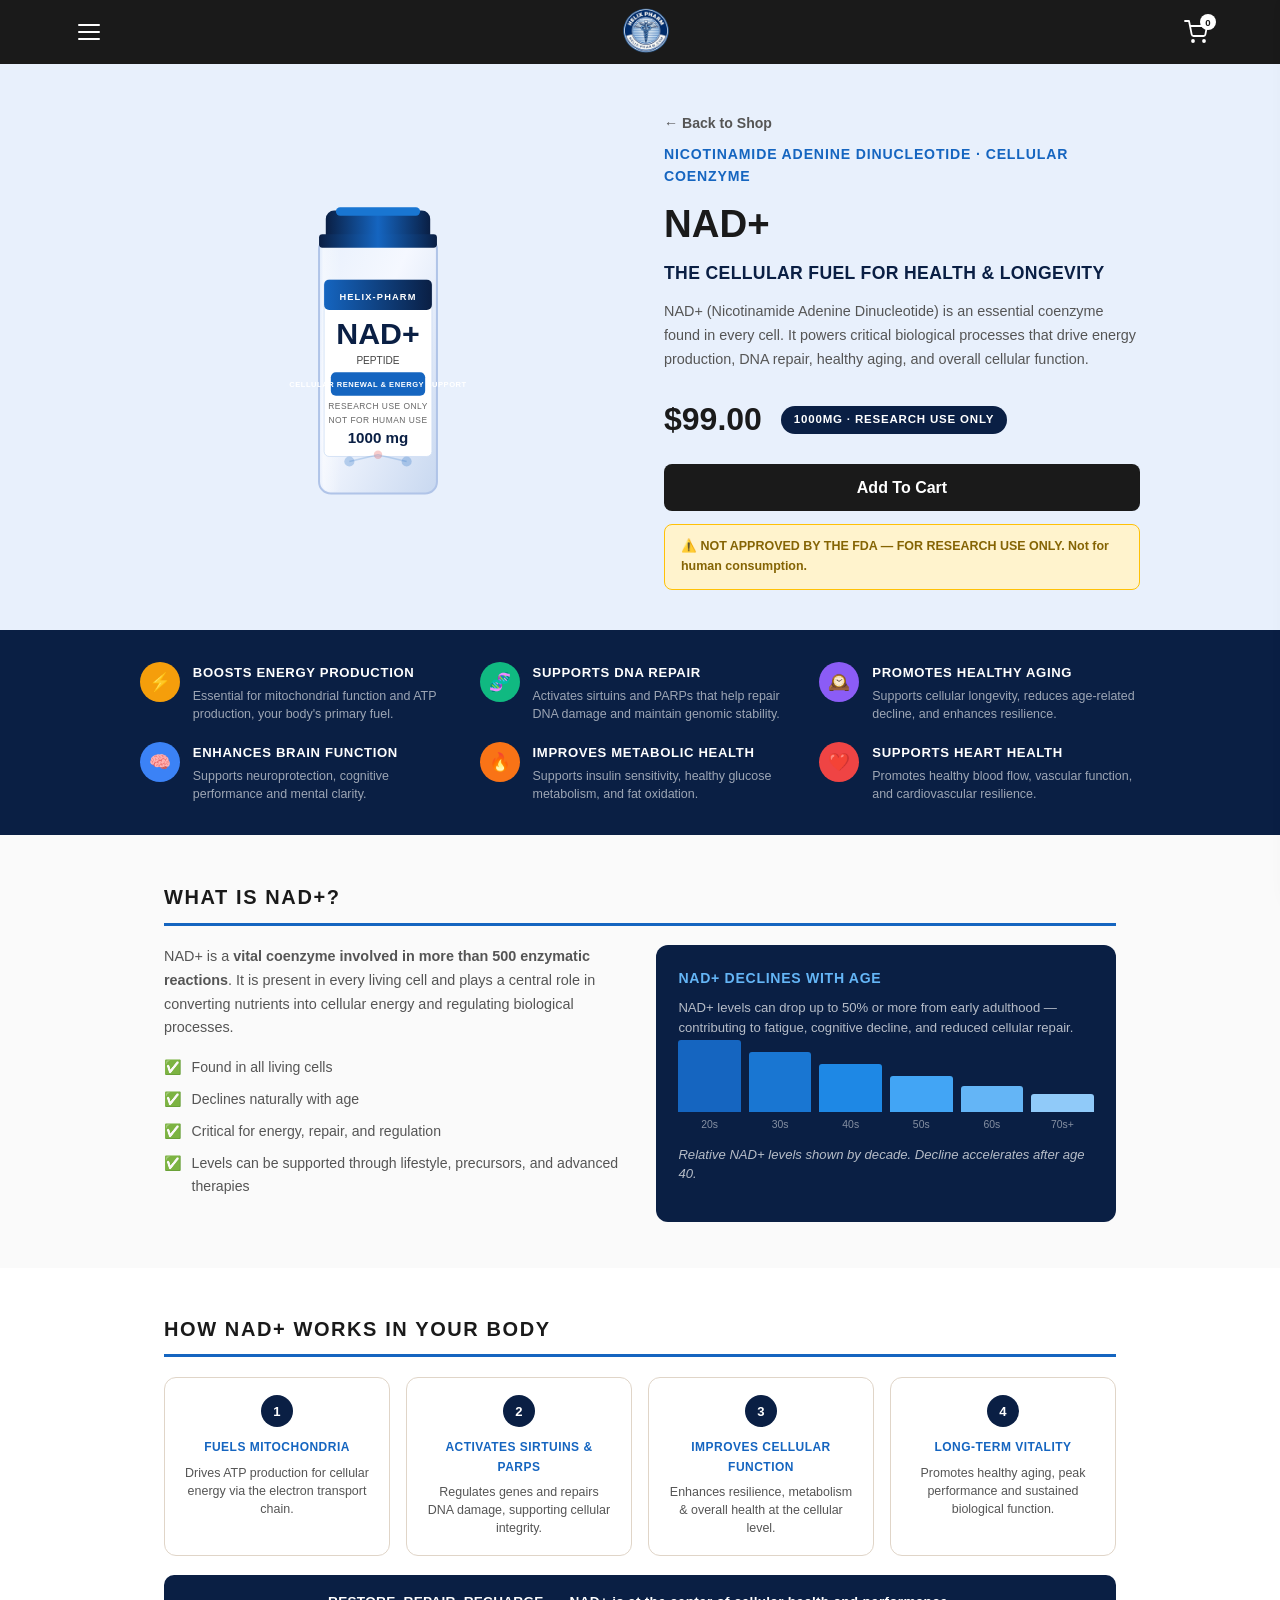
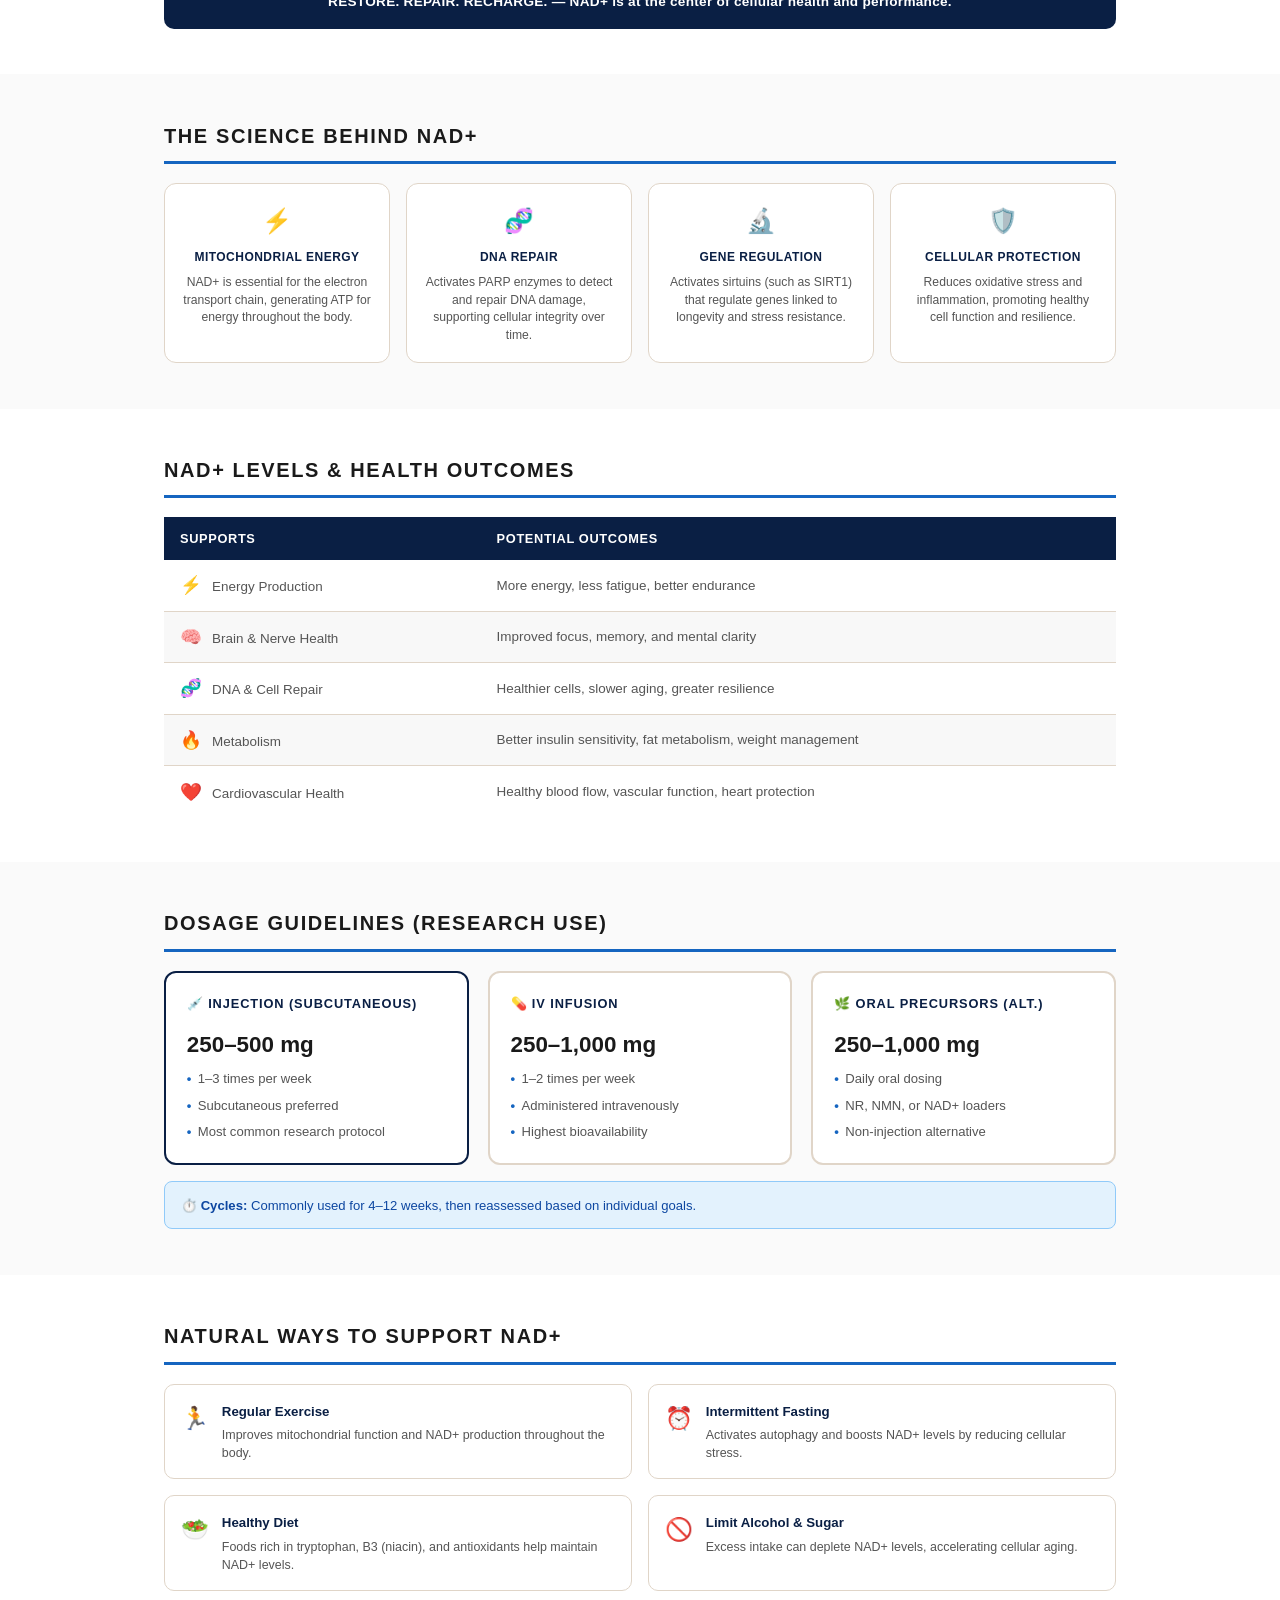
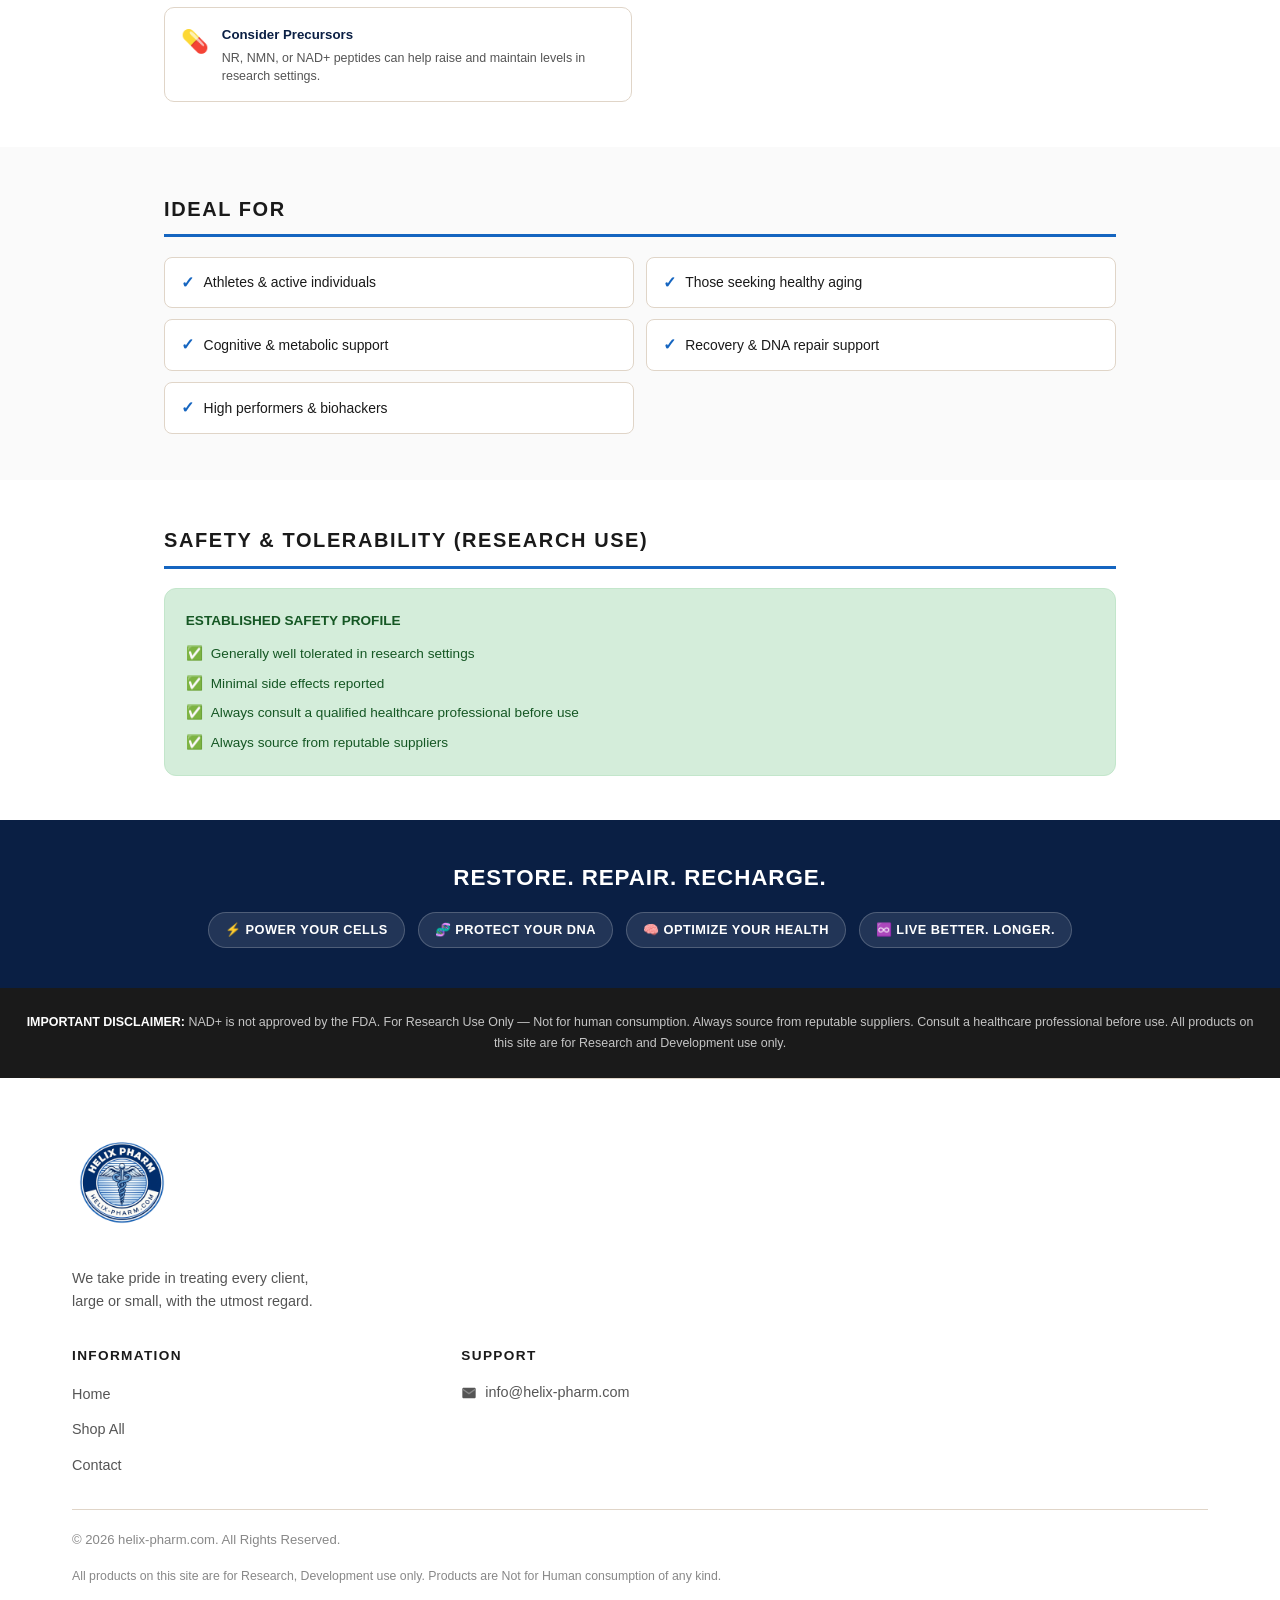
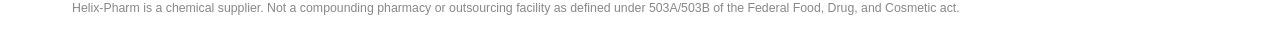
<file: nadplus.html>
<!DOCTYPE html>
<html lang="en">
<head>
  <meta charset="UTF-8">
  <meta name="viewport" content="width=device-width, initial-scale=1.0">
  <title>NAD+ — Cellular Fuel for Health & Longevity | Helix-Pharm</title>
  <meta name="description" content="NAD+ (Nicotinamide Adenine Dinucleotide) — The Cellular Fuel. 1000mg Research Use Only. Energy production, DNA repair, healthy aging, brain function.">
  <link rel="stylesheet" href="css/styles.css?v=3">
  <style>
    .pd-hero { background: #e8f0fc; padding: 2.5rem 1.5rem; }
    .pd-hero-inner { max-width: 1000px; margin: 0 auto; display: grid; grid-template-columns: 1fr 1fr; gap: 3rem; align-items: center; }
    @media(max-width:640px){ .pd-hero-inner{ grid-template-columns:1fr; gap:1.5rem; } }
    .pd-vial-wrap { display:flex; justify-content:center; align-items:center; padding:1rem; }
    .pd-info h1 { font-size:clamp(1.8rem,3vw,2.6rem); font-weight:900; color:var(--black); margin-bottom:.3rem; }
    .pd-info .pd-subtitle { font-size:.88rem; color:#1565c0; font-weight:700; letter-spacing:.06em; text-transform:uppercase; margin-bottom:.35rem; }
    .pd-info .pd-tagline-big { font-size:1.1rem; font-weight:800; color:#0a1f44; margin-bottom:.8rem; letter-spacing:.02em; }
    .pd-info .pd-desc { font-size:.9rem; color:var(--text-mid); margin-bottom:1.4rem; line-height:1.65; }
    .pd-price-row { display:flex; align-items:center; gap:1.2rem; margin-bottom:1.2rem; flex-wrap:wrap; }
    .pd-price { font-size:2rem; font-weight:900; color:var(--black); }
    .pd-badge { background:#0a1f44; color:white; font-size:.72rem; font-weight:700; padding:.3rem .8rem; border-radius:50px; letter-spacing:.07em; text-transform:uppercase; }
    .pd-atc { display:block; width:100%; background:var(--black); color:white; text-align:center; padding:.9rem; border:none; border-radius:8px; font-size:1rem; font-weight:700; cursor:pointer; transition:opacity .2s; margin-bottom:.8rem; }
    .pd-atc:hover { opacity:.82; }
    .pd-atc.added { background:#1a6e3c; }
    .pd-fda-bar { background:#fff3cd; border:1px solid #ffc107; border-radius:8px; padding:.75rem 1rem; font-size:.78rem; color:#856404; font-weight:600; }

    /* KEY BENEFITS STRIP */
    .kb-strip { background:#0a1f44; padding:2rem 1.5rem; }
    .kb-grid { max-width:1000px; margin:0 auto; display:grid; grid-template-columns:repeat(3,1fr); gap:1.2rem; }
    @media(max-width:700px){ .kb-grid{ grid-template-columns:repeat(2,1fr); } }
    @media(max-width:420px){ .kb-grid{ grid-template-columns:1fr; } }
    .kb-item { display:flex; align-items:flex-start; gap:.8rem; }
    .kb-icon { width:40px; height:40px; border-radius:50%; display:flex; align-items:center; justify-content:center; font-size:1.1rem; flex-shrink:0; }
    .kb-item h4 { color:white; font-size:.82rem; font-weight:800; text-transform:uppercase; letter-spacing:.05em; margin-bottom:.25rem; }
    .kb-item p  { color:rgba(255,255,255,.6); font-size:.78rem; line-height:1.45; }

    /* SECTIONS */
    .pd-section { max-width:1000px; margin:0 auto; padding:2.8rem 1.5rem; }
    .pd-section h2 { font-size:1.25rem; font-weight:900; color:var(--black); text-transform:uppercase; letter-spacing:.08em; margin-bottom:1.2rem; padding-bottom:.6rem; border-bottom:3px solid #1565c0; }

    /* What is NAD+ */
    .what-grid { display:grid; grid-template-columns:1fr 1fr; gap:2rem; align-items:start; }
    @media(max-width:640px){ .what-grid{ grid-template-columns:1fr; } }
    .check-list { display:flex; flex-direction:column; gap:.6rem; margin:1rem 0; }
    .check-item { display:flex; align-items:flex-start; gap:.6rem; font-size:.88rem; color:var(--text-mid); }
    .check-item::before { content:'✅'; flex-shrink:0; }

    /* Age decline chart */
    .age-box { background:#0a1f44; border-radius:12px; padding:1.4rem; color:white; }
    .age-box h4 { font-size:.88rem; font-weight:800; text-transform:uppercase; letter-spacing:.05em; color:#64b5f6; margin-bottom:.5rem; }
    .age-box p { font-size:.82rem; color:rgba(255,255,255,.7); margin-bottom:1rem; line-height:1.5; }
    .age-chart { display:flex; align-items:flex-end; gap:.5rem; height:80px; margin-top:.5rem; }
    .age-bar-wrap { display:flex; flex-direction:column; align-items:center; gap:.3rem; flex:1; }
    .age-bar { width:100%; background:#1565c0; border-radius:3px 3px 0 0; transition:height .3s; }
    .age-label { font-size:.65rem; color:rgba(255,255,255,.5); }
    .age-note { font-size:.7rem; color:rgba(255,255,255,.45); margin-top:.7rem; font-style:italic; }

    /* How it works */
    .hiw-flow { display:grid; grid-template-columns:repeat(4,1fr); gap:1rem; }
    @media(max-width:640px){ .hiw-flow{ grid-template-columns:repeat(2,1fr); } }
    .hiw-step { background:white; border:1px solid var(--border); border-radius:12px; padding:1.1rem; text-align:center; }
    .hiw-num { width:32px; height:32px; background:#0a1f44; color:white; border-radius:50%; display:flex; align-items:center; justify-content:center; font-size:.82rem; font-weight:800; margin:0 auto .7rem; }
    .hiw-step h4 { font-size:.75rem; font-weight:800; color:#1565c0; text-transform:uppercase; letter-spacing:.04em; margin-bottom:.4rem; }
    .hiw-step p { font-size:.78rem; color:var(--text-mid); line-height:1.45; }
    .restore-note { background:#0a1f44; color:white; border-radius:10px; padding:1rem 1.4rem; font-size:.85rem; margin-top:1.2rem; text-align:center; font-weight:700; letter-spacing:.02em; }

    /* Science grid */
    .science-grid { display:grid; grid-template-columns:repeat(4,1fr); gap:1rem; }
    @media(max-width:700px){ .science-grid{ grid-template-columns:repeat(2,1fr); } }
    .sci-card { background:white; border:1px solid var(--border); border-radius:12px; padding:1.1rem; text-align:center; }
    .sci-card .sci-icon { font-size:1.5rem; margin-bottom:.5rem; }
    .sci-card h4 { font-size:.75rem; font-weight:800; color:#0a1f44; text-transform:uppercase; letter-spacing:.04em; margin-bottom:.4rem; }
    .sci-card p  { font-size:.76rem; color:var(--text-mid); line-height:1.45; }

    /* Health outcomes table */
    .outcomes-table { width:100%; border-collapse:collapse; }
    .outcomes-table th { background:#0a1f44; color:white; padding:.7rem 1rem; font-size:.8rem; text-transform:uppercase; letter-spacing:.05em; text-align:left; }
    .outcomes-table td { padding:.7rem 1rem; font-size:.84rem; border-bottom:1px solid var(--border); color:var(--text-mid); }
    .outcomes-table tr:last-child td { border-bottom:none; }
    .outcomes-table tr:nth-child(even) td { background:#f8f8f8; }
    .outcome-icon { font-size:1.1rem; margin-right:.4rem; }

    /* Dosage */
    .dosage-cols { display:grid; grid-template-columns:repeat(3,1fr); gap:1.2rem; }
    @media(max-width:680px){ .dosage-cols{ grid-template-columns:1fr; } }
    .dosage-card { background:white; border:2px solid var(--border); border-radius:12px; padding:1.3rem; }
    .dosage-card.featured { border-color:#0a1f44; }
    .dosage-card h4 { font-size:.8rem; font-weight:800; text-transform:uppercase; letter-spacing:.07em; margin-bottom:.8rem; color:#0a1f44; }
    .dosage-amount { font-size:1.4rem; font-weight:900; color:var(--black); margin-bottom:.3rem; }
    .dosage-card ul { padding-left:0; display:flex; flex-direction:column; gap:.35rem; }
    .dosage-card ul li { font-size:.82rem; color:var(--text-mid); display:flex; align-items:center; gap:.4rem; }
    .dosage-card ul li::before { content:'•'; color:#1565c0; font-weight:900; }
    .cycle-note { background:#e3f2fd; border:1px solid #90caf9; border-radius:8px; padding:.8rem 1rem; font-size:.82rem; color:#0d47a1; margin-top:1rem; }

    /* Natural ways */
    .natural-grid { display:grid; grid-template-columns:repeat(2,1fr); gap:1rem; }
    @media(max-width:580px){ .natural-grid{ grid-template-columns:1fr; } }
    .nat-card { background:white; border:1px solid var(--border); border-radius:10px; padding:1rem; display:flex; align-items:flex-start; gap:.8rem; }
    .nat-icon { font-size:1.4rem; flex-shrink:0; }
    .nat-card h4 { font-size:.83rem; font-weight:800; color:#0a1f44; margin-bottom:.25rem; }
    .nat-card p  { font-size:.78rem; color:var(--text-mid); line-height:1.45; }

    /* Ideal for */
    .ideal-grid { display:grid; grid-template-columns:repeat(2,1fr); gap:.7rem; }
    @media(max-width:480px){ .ideal-grid{ grid-template-columns:1fr; } }
    .ideal-item { display:flex; align-items:center; gap:.6rem; background:white; border:1px solid var(--border); border-radius:8px; padding:.75rem 1rem; font-size:.87rem; font-weight:500; }
    .ideal-item::before { content:'✓'; color:#1565c0; font-weight:900; font-size:1rem; }

    /* Safety */
    .safety-box { background:#d4edda; border:1px solid #c3e6cb; border-radius:12px; padding:1.3rem; }
    .safety-box h4 { color:#155724; font-size:.85rem; font-weight:800; margin-bottom:.7rem; text-transform:uppercase; }
    .safety-box ul { display:flex; flex-direction:column; gap:.5rem; }
    .safety-box ul li { font-size:.85rem; color:#155724; display:flex; align-items:center; gap:.5rem; }
    .safety-box ul li::before { content:'✅'; }

    /* Tagline banner */
    .tagline-banner { background:#0a1f44; padding:2.5rem 1.5rem; text-align:center; }
    .tagline-banner h3 { color:white; font-size:clamp(1rem,2.5vw,1.4rem); font-weight:900; letter-spacing:.04em; margin-bottom:1rem; }
    .tagline-pills { display:flex; justify-content:center; flex-wrap:wrap; gap:.8rem; }
    .tagline-pill { background:rgba(255,255,255,.1); border:1px solid rgba(255,255,255,.2); color:white; border-radius:50px; padding:.4rem 1rem; font-size:.8rem; font-weight:700; letter-spacing:.04em; }

    /* Disclaimer */
    .final-disclaimer { background:#1a1a1a; color:rgba(255,255,255,.75); padding:1.5rem; font-size:.78rem; line-height:1.7; text-align:center; }
    .final-disclaimer strong { color:white; }

    /* Back link */
    .back-link { display:inline-flex; align-items:center; gap:.4rem; font-size:.88rem; font-weight:600; color:var(--text-mid); padding:.5rem 0; transition:color .2s; }
    .back-link:hover { color:var(--black); }
  </style>
</head>
<body>

<!-- HEADER -->
<header id="header">
  <div class="header-inner">
    <button class="hamburger" id="menuBtn"><span></span><span></span><span></span></button>
    <a href="index.html" class="logo">
      <div class="logo-img-wrap" style="background:transparent;padding:0;border-radius:0;">
        <img src="61205B8A-CA41-4D01-BDCD-774BFB032CE1.png" alt="Helix-Pharm" class="logo-img"
             style="height:54px;width:54px;border-radius:50%;object-fit:cover;display:block;">
      </div>
    </a>
    <button class="cart-btn" id="cartBtn">
      <svg viewBox="0 0 24 24" fill="none" stroke="white" stroke-width="1.8" stroke-linecap="round" stroke-linejoin="round">
        <circle cx="9" cy="21" r="1"/><circle cx="20" cy="21" r="1"/>
        <path d="M1 1h4l2.68 13.39a2 2 0 0 0 2 1.61h9.72a2 2 0 0 0 2-1.61L23 6H6"/>
      </svg>
      <span class="cart-count" id="cartCount">0</span>
    </button>
  </div>
</header>

<!-- MENU -->
<div class="menu-overlay" id="menuOverlay"></div>
<nav class="slide-menu" id="slideMenu">
  <div class="slide-menu-header">
    <div class="search-wrap">
      <svg viewBox="0 0 24 24"><path d="M21 21l-4.35-4.35M17 11A6 6 0 1 1 5 11a6 6 0 0 1 12 0z" stroke="#888" stroke-width="2" fill="none" stroke-linecap="round"/></svg>
      <input type="text" placeholder="Search for...">
    </div>
    <button class="menu-close" id="menuClose">✕</button>
  </div>
  <div class="slide-menu-links">
    <a href="index.html">Home</a>
    <a href="shop.html">Shop All</a>
    <a href="contact.html">Contact Us</a>
  </div>
</nav>

<main>

<!-- HERO -->
<section class="pd-hero">
  <div class="pd-hero-inner">
    <div class="pd-vial-wrap">
      <svg width="200" height="320" viewBox="0 0 110 190" xmlns="http://www.w3.org/2000/svg">
        <defs>
          <linearGradient id="nadg" x1="0%" y1="0%" x2="100%" y2="100%">
            <stop offset="0%" style="stop-color:#e8f0fc"/>
            <stop offset="40%" style="stop-color:#f5f8ff"/>
            <stop offset="100%" style="stop-color:#c8d8f0"/>
          </linearGradient>
          <linearGradient id="nadc" x1="0%" y1="0%" x2="100%" y2="0%">
            <stop offset="0%" style="stop-color:#0a1f44"/>
            <stop offset="50%" style="stop-color:#1565c0"/>
            <stop offset="100%" style="stop-color:#0a1f44"/>
          </linearGradient>
          <linearGradient id="nadlb" x1="0%" y1="0%" x2="100%" y2="0%">
            <stop offset="0%" style="stop-color:#1565c0"/>
            <stop offset="100%" style="stop-color:#0a1f44"/>
          </linearGradient>
          <linearGradient id="nadsh" x1="0%" y1="0%" x2="100%" y2="0%">
            <stop offset="0%" style="stop-color:rgba(255,255,255,0.45)"/>
            <stop offset="100%" style="stop-color:rgba(255,255,255,0)"/>
          </linearGradient>
        </defs>
        <!-- vial body -->
        <rect x="20" y="30" width="70" height="152" rx="7" fill="url(#nadg)" stroke="#b0c4e8" stroke-width="1.2"/>
        <!-- glass shine -->
        <rect x="22" y="31" width="11" height="150" rx="5" fill="url(#nadsh)"/>
        <!-- label background -->
        <rect x="23" y="55" width="64" height="105" rx="3" fill="white" stroke="#d0dff5" stroke-width="0.5"/>
        <!-- blue top band -->
        <rect x="23" y="55" width="64" height="18" rx="3" fill="url(#nadlb)"/>
        <text x="55" y="67" text-anchor="middle" fill="white" font-size="5.5" font-weight="700" letter-spacing="0.7" font-family="Arial,sans-serif">HELIX-PHARM</text>
        <!-- product name -->
        <text x="55" y="93" text-anchor="middle" fill="#0a1f44" font-size="18" font-weight="900" font-family="Arial,sans-serif">NAD+</text>
        <text x="55" y="105" text-anchor="middle" fill="#444" font-size="6" font-family="Arial,sans-serif">PEPTIDE</text>
        <!-- blue info badge -->
        <rect x="27" y="110" width="56" height="14" rx="3" fill="#1565c0"/>
        <text x="55" y="118.5" text-anchor="middle" fill="white" font-size="4.5" font-weight="700" letter-spacing="0.3" font-family="Arial,sans-serif">CELLULAR RENEWAL &amp; ENERGY SUPPORT</text>
        <!-- sub text -->
        <text x="55" y="132" text-anchor="middle" fill="#666" font-size="5" letter-spacing="0.3" font-family="Arial,sans-serif">RESEARCH USE ONLY</text>
        <text x="55" y="140" text-anchor="middle" fill="#666" font-size="5" letter-spacing="0.3" font-family="Arial,sans-serif">NOT FOR HUMAN USE</text>
        <text x="55" y="152" text-anchor="middle" fill="#0a1f44" font-size="9" font-weight="700" font-family="Arial,sans-serif">1000 mg</text>
        <!-- molecule decoration -->
        <circle cx="38" cy="163" r="3" fill="#1565c0" opacity="0.25"/>
        <circle cx="55" cy="159" r="2.5" fill="#e53935" opacity="0.25"/>
        <circle cx="72" cy="163" r="3" fill="#1565c0" opacity="0.25"/>
        <line x1="38" y1="163" x2="55" y2="159" stroke="#1565c0" stroke-width="1" opacity="0.2"/>
        <line x1="55" y1="159" x2="72" y2="163" stroke="#1565c0" stroke-width="1" opacity="0.2"/>
        <!-- cap -->
        <rect x="24" y="14" width="62" height="20" rx="5" fill="url(#nadc)"/>
        <rect x="20" y="28" width="70" height="8" rx="2" fill="url(#nadc)"/>
        <rect x="30" y="12" width="50" height="5" rx="2.5" fill="#1976d2"/>
      </svg>
    </div>

    <div class="pd-info">
      <a href="shop.html" class="back-link">← Back to Shop</a>
      <div class="pd-subtitle">Nicotinamide Adenine Dinucleotide · Cellular Coenzyme</div>
      <h1>NAD+</h1>
      <div class="pd-tagline-big">THE CELLULAR FUEL FOR HEALTH &amp; LONGEVITY</div>
      <p class="pd-desc">NAD+ (Nicotinamide Adenine Dinucleotide) is an essential coenzyme found in every cell. It powers critical biological processes that drive energy production, DNA repair, healthy aging, and overall cellular function.</p>
      <div class="pd-price-row">
        <span class="pd-price">$99.00</span>
        <span class="pd-badge">1000mg · Research Use Only</span>
      </div>
      <button class="pd-atc" id="pdAtc" data-name="NAD+" data-price="99">Add To Cart</button>
      <div class="pd-fda-bar">⚠️ NOT APPROVED BY THE FDA — FOR RESEARCH USE ONLY. Not for human consumption.</div>
    </div>
  </div>
</section>

<!-- KEY BENEFITS STRIP -->
<section class="kb-strip">
  <div class="kb-grid">
    <div class="kb-item">
      <div class="kb-icon" style="background:#f59e0b;">⚡</div>
      <div>
        <h4>Boosts Energy Production</h4>
        <p>Essential for mitochondrial function and ATP production, your body's primary fuel.</p>
      </div>
    </div>
    <div class="kb-item">
      <div class="kb-icon" style="background:#10b981;">🧬</div>
      <div>
        <h4>Supports DNA Repair</h4>
        <p>Activates sirtuins and PARPs that help repair DNA damage and maintain genomic stability.</p>
      </div>
    </div>
    <div class="kb-item">
      <div class="kb-icon" style="background:#8b5cf6;">🕰️</div>
      <div>
        <h4>Promotes Healthy Aging</h4>
        <p>Supports cellular longevity, reduces age-related decline, and enhances resilience.</p>
      </div>
    </div>
    <div class="kb-item">
      <div class="kb-icon" style="background:#3b82f6;">🧠</div>
      <div>
        <h4>Enhances Brain Function</h4>
        <p>Supports neuroprotection, cognitive performance and mental clarity.</p>
      </div>
    </div>
    <div class="kb-item">
      <div class="kb-icon" style="background:#f97316;">🔥</div>
      <div>
        <h4>Improves Metabolic Health</h4>
        <p>Supports insulin sensitivity, healthy glucose metabolism, and fat oxidation.</p>
      </div>
    </div>
    <div class="kb-item">
      <div class="kb-icon" style="background:#ef4444;">❤️</div>
      <div>
        <h4>Supports Heart Health</h4>
        <p>Promotes healthy blood flow, vascular function, and cardiovascular resilience.</p>
      </div>
    </div>
  </div>
</section>

<!-- WHAT IS NAD+ -->
<section style="background:#fafafa;padding:1px 0;">
  <div class="pd-section">
    <h2>What Is NAD+?</h2>
    <div class="what-grid">
      <div>
        <p style="font-size:.9rem;color:var(--text-mid);line-height:1.65;margin-bottom:1rem;">NAD+ is a <strong>vital coenzyme involved in more than 500 enzymatic reactions</strong>. It is present in every living cell and plays a central role in converting nutrients into cellular energy and regulating biological processes.</p>
        <div class="check-list">
          <div class="check-item">Found in all living cells</div>
          <div class="check-item">Declines naturally with age</div>
          <div class="check-item">Critical for energy, repair, and regulation</div>
          <div class="check-item">Levels can be supported through lifestyle, precursors, and advanced therapies</div>
        </div>
      </div>
      <div>
        <div class="age-box">
          <h4>NAD+ Declines with Age</h4>
          <p>NAD+ levels can drop up to 50% or more from early adulthood — contributing to fatigue, cognitive decline, and reduced cellular repair.</p>
          <div class="age-chart">
            <div class="age-bar-wrap">
              <div class="age-bar" style="height:72px;"></div>
              <span class="age-label">20s</span>
            </div>
            <div class="age-bar-wrap">
              <div class="age-bar" style="height:60px;background:#1976d2;"></div>
              <span class="age-label">30s</span>
            </div>
            <div class="age-bar-wrap">
              <div class="age-bar" style="height:48px;background:#1e88e5;"></div>
              <span class="age-label">40s</span>
            </div>
            <div class="age-bar-wrap">
              <div class="age-bar" style="height:36px;background:#42a5f5;"></div>
              <span class="age-label">50s</span>
            </div>
            <div class="age-bar-wrap">
              <div class="age-bar" style="height:26px;background:#64b5f6;"></div>
              <span class="age-label">60s</span>
            </div>
            <div class="age-bar-wrap">
              <div class="age-bar" style="height:18px;background:#90caf9;"></div>
              <span class="age-label">70s+</span>
            </div>
          </div>
          <p class="age-note">Relative NAD+ levels shown by decade. Decline accelerates after age 40.</p>
        </div>
      </div>
    </div>
  </div>
</section>

<!-- HOW NAD+ WORKS -->
<section>
  <div class="pd-section">
    <h2>How NAD+ Works in Your Body</h2>
    <div class="hiw-flow">
      <div class="hiw-step">
        <div class="hiw-num">1</div>
        <h4>Fuels Mitochondria</h4>
        <p>Drives ATP production for cellular energy via the electron transport chain.</p>
      </div>
      <div class="hiw-step">
        <div class="hiw-num">2</div>
        <h4>Activates Sirtuins &amp; PARPs</h4>
        <p>Regulates genes and repairs DNA damage, supporting cellular integrity.</p>
      </div>
      <div class="hiw-step">
        <div class="hiw-num">3</div>
        <h4>Improves Cellular Function</h4>
        <p>Enhances resilience, metabolism &amp; overall health at the cellular level.</p>
      </div>
      <div class="hiw-step">
        <div class="hiw-num">4</div>
        <h4>Long-Term Vitality</h4>
        <p>Promotes healthy aging, peak performance and sustained biological function.</p>
      </div>
    </div>
    <div class="restore-note">RESTORE. REPAIR. RECHARGE. — NAD+ is at the center of cellular health and performance.</div>
  </div>
</section>

<!-- THE SCIENCE BEHIND NAD+ -->
<section style="background:#fafafa;padding:1px 0;">
  <div class="pd-section">
    <h2>The Science Behind NAD+</h2>
    <div class="science-grid">
      <div class="sci-card">
        <div class="sci-icon">⚡</div>
        <h4>Mitochondrial Energy</h4>
        <p>NAD+ is essential for the electron transport chain, generating ATP for energy throughout the body.</p>
      </div>
      <div class="sci-card">
        <div class="sci-icon">🧬</div>
        <h4>DNA Repair</h4>
        <p>Activates PARP enzymes to detect and repair DNA damage, supporting cellular integrity over time.</p>
      </div>
      <div class="sci-card">
        <div class="sci-icon">🔬</div>
        <h4>Gene Regulation</h4>
        <p>Activates sirtuins (such as SIRT1) that regulate genes linked to longevity and stress resistance.</p>
      </div>
      <div class="sci-card">
        <div class="sci-icon">🛡️</div>
        <h4>Cellular Protection</h4>
        <p>Reduces oxidative stress and inflammation, promoting healthy cell function and resilience.</p>
      </div>
    </div>
  </div>
</section>

<!-- NAD+ LEVELS & HEALTH OUTCOMES -->
<section>
  <div class="pd-section">
    <h2>NAD+ Levels &amp; Health Outcomes</h2>
    <table class="outcomes-table">
      <thead>
        <tr>
          <th>Supports</th>
          <th>Potential Outcomes</th>
        </tr>
      </thead>
      <tbody>
        <tr>
          <td><span class="outcome-icon">⚡</span> Energy Production</td>
          <td>More energy, less fatigue, better endurance</td>
        </tr>
        <tr>
          <td><span class="outcome-icon">🧠</span> Brain &amp; Nerve Health</td>
          <td>Improved focus, memory, and mental clarity</td>
        </tr>
        <tr>
          <td><span class="outcome-icon">🧬</span> DNA &amp; Cell Repair</td>
          <td>Healthier cells, slower aging, greater resilience</td>
        </tr>
        <tr>
          <td><span class="outcome-icon">🔥</span> Metabolism</td>
          <td>Better insulin sensitivity, fat metabolism, weight management</td>
        </tr>
        <tr>
          <td><span class="outcome-icon">❤️</span> Cardiovascular Health</td>
          <td>Healthy blood flow, vascular function, heart protection</td>
        </tr>
      </tbody>
    </table>
  </div>
</section>

<!-- DOSAGE GUIDELINES -->
<section style="background:#fafafa;padding:1px 0;">
  <div class="pd-section">
    <h2>Dosage Guidelines (Research Use)</h2>
    <div class="dosage-cols">
      <div class="dosage-card featured">
        <h4>💉 Injection (Subcutaneous)</h4>
        <div class="dosage-amount">250–500 mg</div>
        <ul>
          <li>1–3 times per week</li>
          <li>Subcutaneous preferred</li>
          <li>Most common research protocol</li>
        </ul>
      </div>
      <div class="dosage-card">
        <h4>💊 IV Infusion</h4>
        <div class="dosage-amount">250–1,000 mg</div>
        <ul>
          <li>1–2 times per week</li>
          <li>Administered intravenously</li>
          <li>Highest bioavailability</li>
        </ul>
      </div>
      <div class="dosage-card">
        <h4>🌿 Oral Precursors (Alt.)</h4>
        <div class="dosage-amount">250–1,000 mg</div>
        <ul>
          <li>Daily oral dosing</li>
          <li>NR, NMN, or NAD+ loaders</li>
          <li>Non-injection alternative</li>
        </ul>
      </div>
    </div>
    <div class="cycle-note">⏱️ <strong>Cycles:</strong> Commonly used for 4–12 weeks, then reassessed based on individual goals.</div>
  </div>
</section>

<!-- NATURAL WAYS TO SUPPORT NAD+ -->
<section>
  <div class="pd-section">
    <h2>Natural Ways to Support NAD+</h2>
    <div class="natural-grid">
      <div class="nat-card">
        <div class="nat-icon">🏃</div>
        <div>
          <h4>Regular Exercise</h4>
          <p>Improves mitochondrial function and NAD+ production throughout the body.</p>
        </div>
      </div>
      <div class="nat-card">
        <div class="nat-icon">⏰</div>
        <div>
          <h4>Intermittent Fasting</h4>
          <p>Activates autophagy and boosts NAD+ levels by reducing cellular stress.</p>
        </div>
      </div>
      <div class="nat-card">
        <div class="nat-icon">🥗</div>
        <div>
          <h4>Healthy Diet</h4>
          <p>Foods rich in tryptophan, B3 (niacin), and antioxidants help maintain NAD+ levels.</p>
        </div>
      </div>
      <div class="nat-card">
        <div class="nat-icon">🚫</div>
        <div>
          <h4>Limit Alcohol &amp; Sugar</h4>
          <p>Excess intake can deplete NAD+ levels, accelerating cellular aging.</p>
        </div>
      </div>
      <div class="nat-card">
        <div class="nat-icon">💊</div>
        <div>
          <h4>Consider Precursors</h4>
          <p>NR, NMN, or NAD+ peptides can help raise and maintain levels in research settings.</p>
        </div>
      </div>
    </div>
  </div>
</section>

<!-- IDEAL FOR -->
<section style="background:#fafafa;padding:1px 0;">
  <div class="pd-section">
    <h2>Ideal For</h2>
    <div class="ideal-grid">
      <div class="ideal-item">Athletes &amp; active individuals</div>
      <div class="ideal-item">Those seeking healthy aging</div>
      <div class="ideal-item">Cognitive &amp; metabolic support</div>
      <div class="ideal-item">Recovery &amp; DNA repair support</div>
      <div class="ideal-item">High performers &amp; biohackers</div>
    </div>
  </div>
</section>

<!-- SAFETY & TOLERABILITY -->
<section>
  <div class="pd-section">
    <h2>Safety &amp; Tolerability (Research Use)</h2>
    <div class="safety-box">
      <h4>Established Safety Profile</h4>
      <ul>
        <li>Generally well tolerated in research settings</li>
        <li>Minimal side effects reported</li>
        <li>Always consult a qualified healthcare professional before use</li>
        <li>Always source from reputable suppliers</li>
      </ul>
    </div>
  </div>
</section>

<!-- TAGLINE BANNER -->
<div class="tagline-banner">
  <h3>RESTORE. REPAIR. RECHARGE.</h3>
  <div class="tagline-pills">
    <span class="tagline-pill">⚡ POWER YOUR CELLS</span>
    <span class="tagline-pill">🧬 PROTECT YOUR DNA</span>
    <span class="tagline-pill">🧠 OPTIMIZE YOUR HEALTH</span>
    <span class="tagline-pill">♾️ LIVE BETTER. LONGER.</span>
  </div>
</div>

<!-- FINAL DISCLAIMER -->
<div class="final-disclaimer">
  <strong>IMPORTANT DISCLAIMER:</strong> NAD+ is not approved by the FDA. For Research Use Only — Not for human consumption. Always source from reputable suppliers. Consult a healthcare professional before use. All products on this site are for Research and Development use only.
</div>

</main>

<!-- FOOTER -->
<footer>
  <div class="footer-logo">
    <img src="61205B8A-CA41-4D01-BDCD-774BFB032CE1.png" alt="Helix-Pharm" class="footer-logo-img">
  </div>
  <p class="tagline">We take pride in treating every client,<br>large or small, with the utmost regard.</p>
  <div class="footer-cols">
    <div class="footer-col">
      <h4>Information</h4>
      <ul>
        <li><a href="index.html">Home</a></li>
        <li><a href="shop.html">Shop All</a></li>
        <li><a href="contact.html">Contact</a></li>
      </ul>
    </div>
    <div class="footer-col">
      <h4>Support</h4>
      <div class="support-email">
        <svg viewBox="0 0 24 24"><path d="M4 4h16c1.1 0 2 .9 2 2v12c0 1.1-.9 2-2 2H4c-1.1 0-2-.9-2-2V6c0-1.1.9-2 2-2z"/><polyline points="22,6 12,13 2,6" fill="none" stroke="#888" stroke-width="2"/></svg>
        info@helix-pharm.com
      </div>
    </div>
  </div>
  <div class="footer-bottom">
    <p class="footer-copy">© 2026 helix-pharm.com. All Rights Reserved.</p>
    <div class="footer-legal">
      <p>All products on this site are for Research, Development use only. Products are Not for Human consumption of any kind.</p>
      <p>Helix-Pharm is a chemical supplier. Not a compounding pharmacy or outsourcing facility as defined under 503A/503B of the Federal Food, Drug, and Cosmetic act.</p>
    </div>
  </div>
</footer>

<div class="cart-overlay" id="cartOverlay"></div>
<div class="cart-drawer" id="cartDrawer">
  <div class="cart-head">
    <span>Your Cart</span>
    <button class="cart-x" id="cartClose">✕</button>
  </div>
  <div class="cart-body" id="cartBody"><p class="cart-empty-msg">Your cart is empty.</p></div>
  <div class="cart-foot">
    <div class="cart-subtotal"><span>Subtotal</span><span id="cartTotal">$0.00</span></div>
    <button class="checkout-btn">Checkout</button>
  </div>
</div>

<div class="toast" id="toast"></div>
<button class="scroll-top" id="scrollTop" aria-label="Back to top">↑</button>
<script src="js/main.js"></script>
<script>
  document.getElementById('pdAtc').addEventListener('click', function() {
    const name = this.dataset.name;
    const price = parseFloat(this.dataset.price);
    if (typeof addToCart === 'function') {
      addToCart(name, price);
      this.textContent = 'Added!';
      this.classList.add('added');
      setTimeout(() => { this.textContent = 'Add To Cart'; this.classList.remove('added'); }, 2000);
    }
  });
</script>
</body>
</html>
</file>
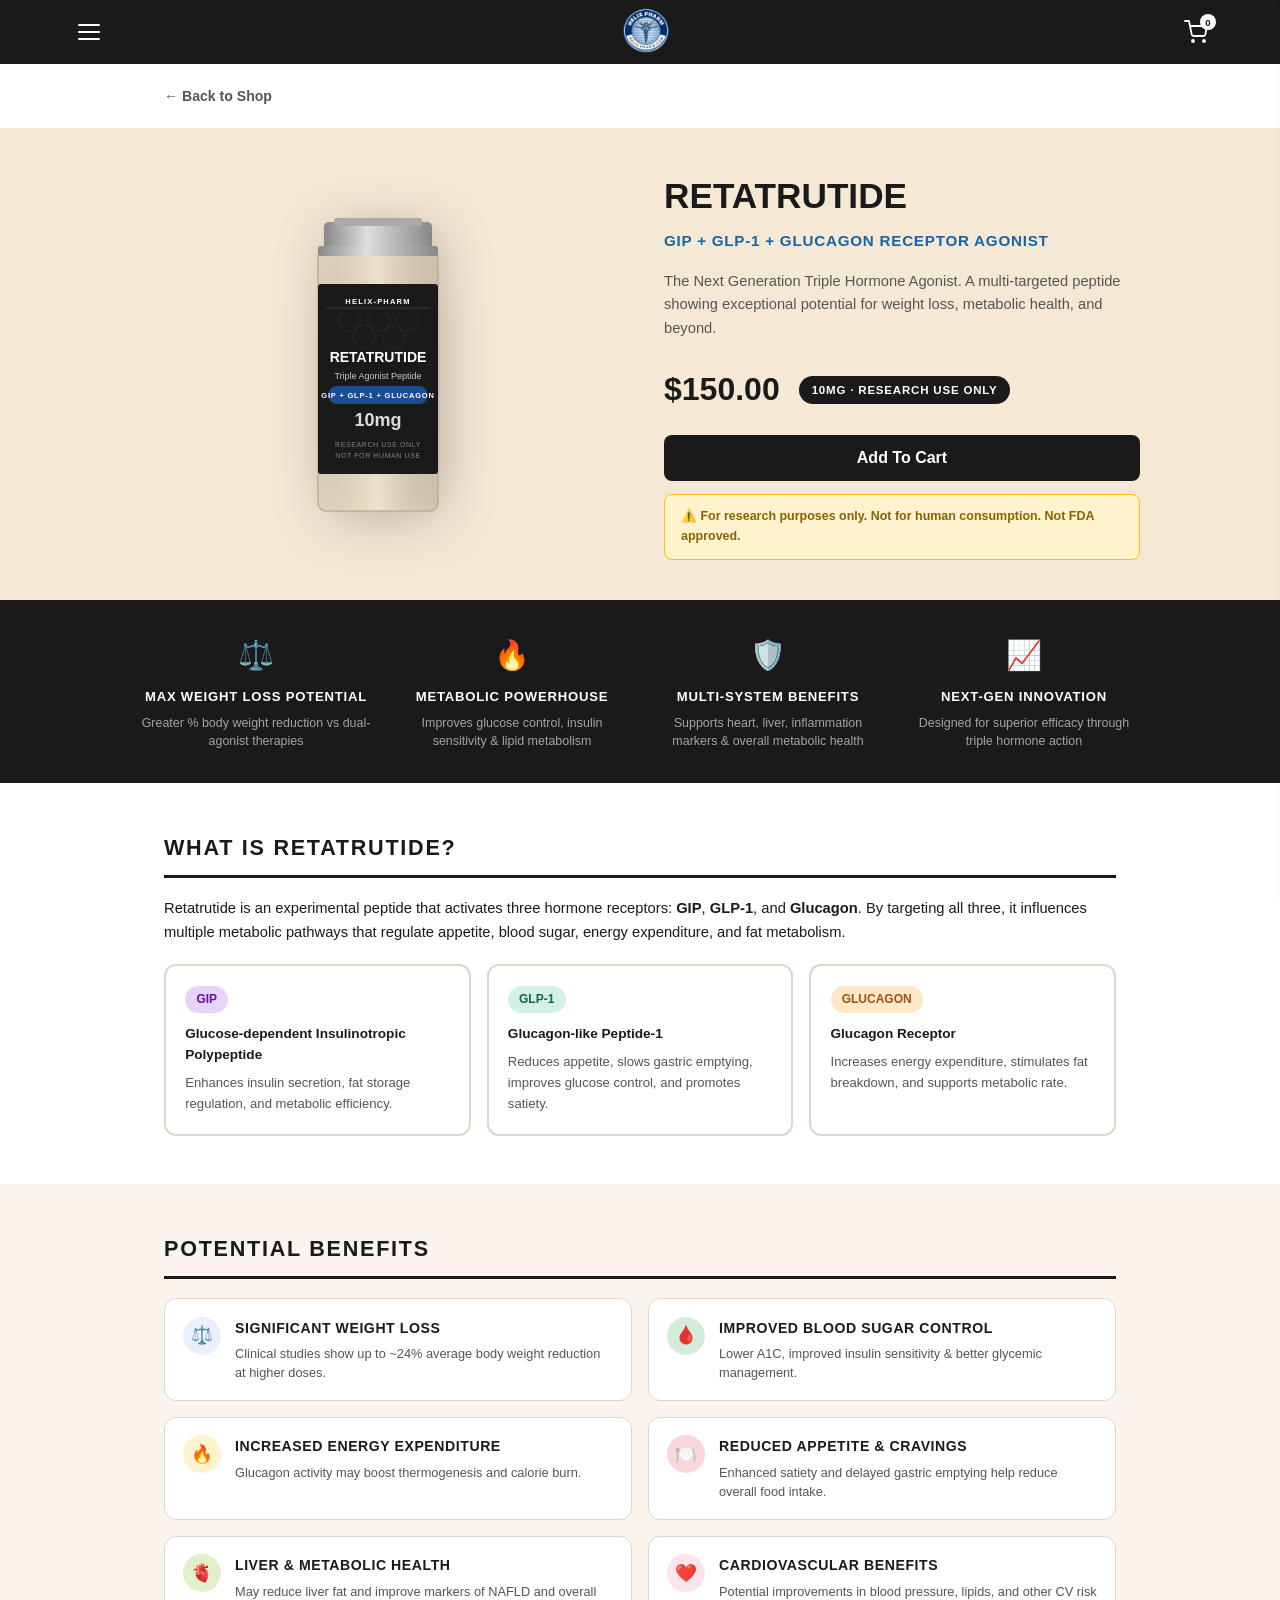
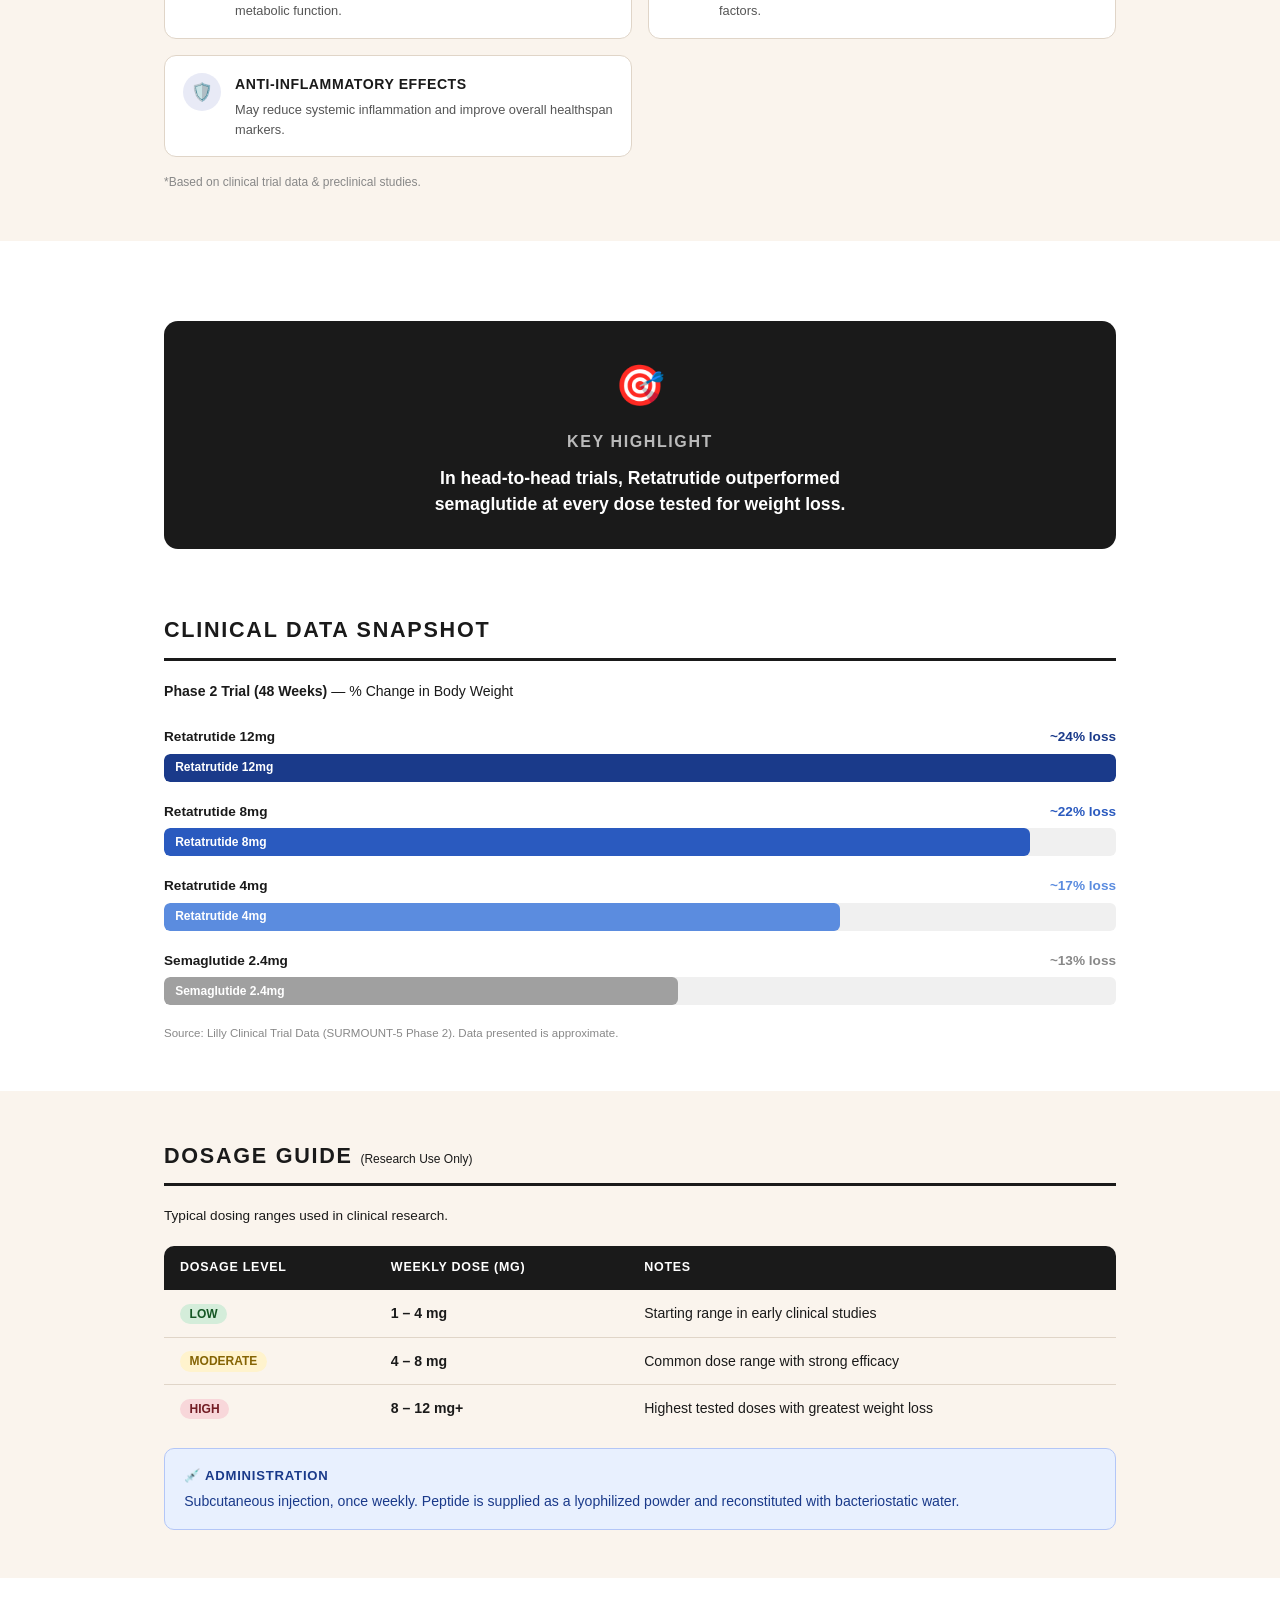
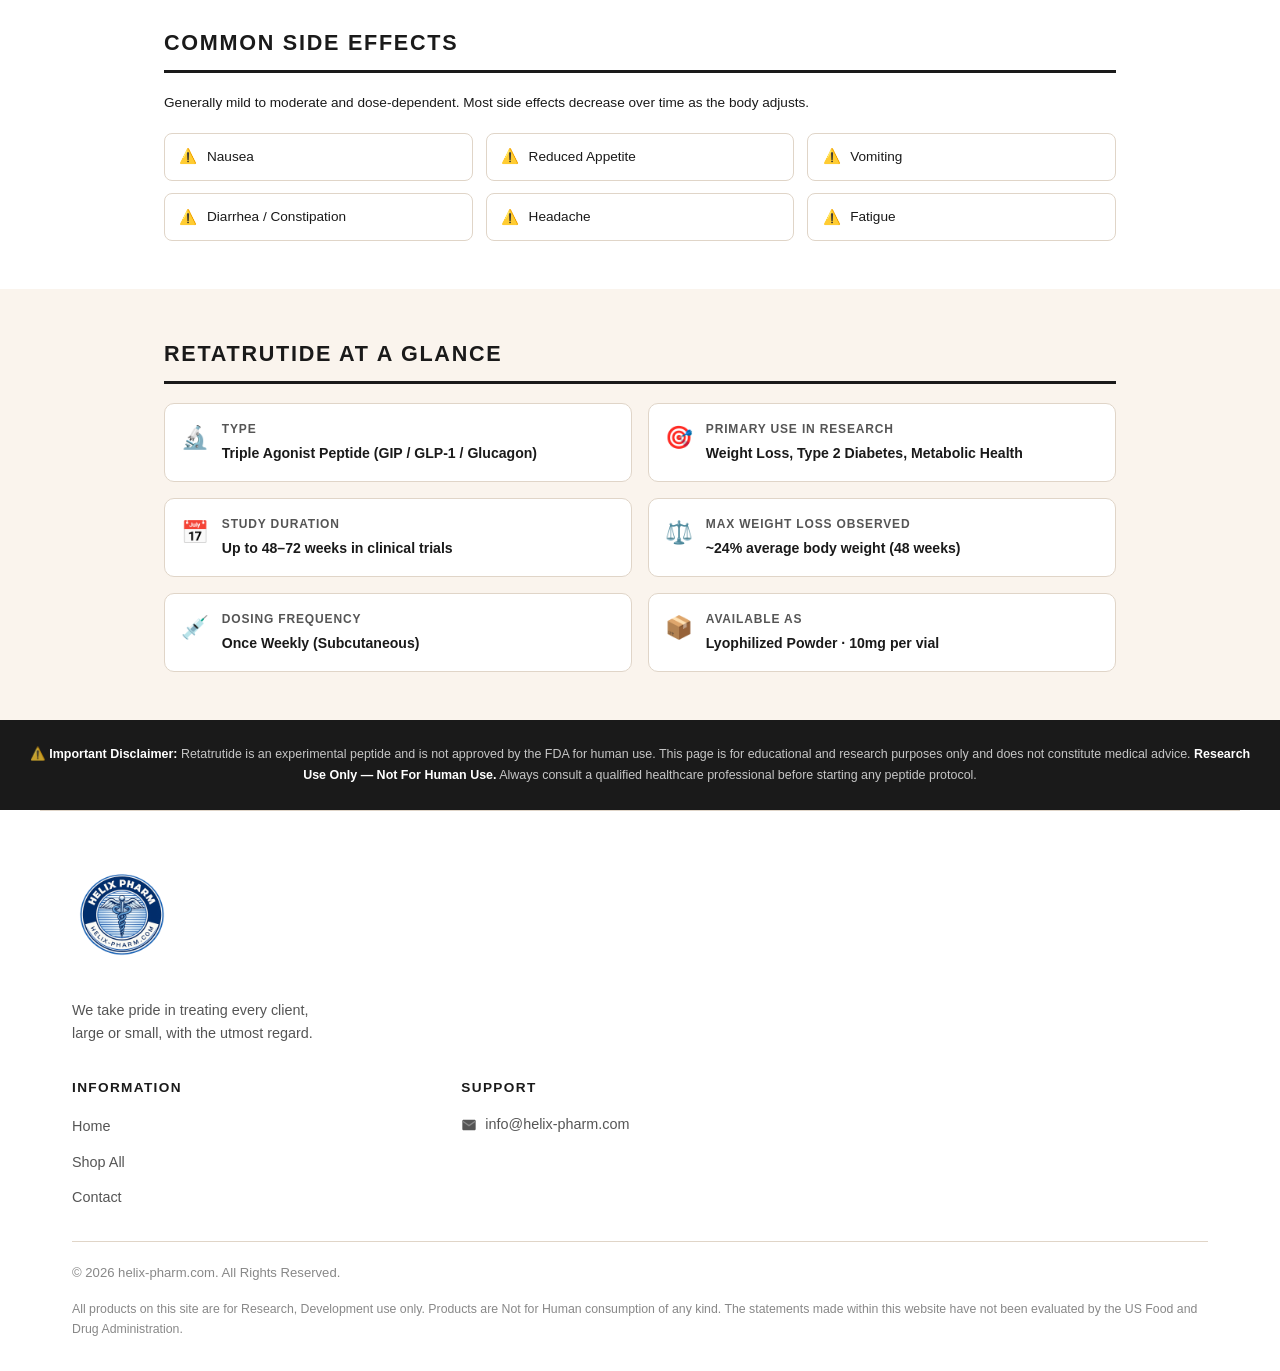
<file: retatrutide.html>
<!DOCTYPE html>
<html lang="en">
<head>
  <meta charset="UTF-8">
  <meta name="viewport" content="width=device-width, initial-scale=1.0">
  <title>Retatrutide (GLP-3) — Helix-Pharm</title>
  <meta name="description" content="Retatrutide Triple Agonist Peptide — GIP + GLP-1 + Glucagon. Research use only. 10mg.">
  <link rel="stylesheet" href="css/styles.css?v=3">
  <style>
    /* ── PRODUCT PAGE STYLES ── */
    .pd-hero {
      background: var(--beige);
      padding: 2.5rem 1.5rem;
    }
    .pd-hero-inner {
      max-width: 1000px;
      margin: 0 auto;
      display: grid;
      grid-template-columns: 1fr 1fr;
      gap: 3rem;
      align-items: center;
    }
    @media(max-width:640px){ .pd-hero-inner{ grid-template-columns:1fr; gap:1.5rem; } }

    .pd-vial-wrap {
      display: flex;
      justify-content: center;
      align-items: center;
      padding: 1rem;
    }

    .pd-info h1 {
      font-size: clamp(1.6rem, 3vw, 2.2rem);
      font-weight: 900;
      color: var(--black);
      margin-bottom: .3rem;
    }
    .pd-info .pd-subtitle {
      font-size: .95rem;
      color: #1565a8;
      font-weight: 700;
      letter-spacing: .05em;
      margin-bottom: 1rem;
    }
    .pd-info .pd-tagline {
      font-size: .92rem;
      color: var(--text-mid);
      margin-bottom: 1.5rem;
      line-height: 1.6;
    }
    .pd-price-row {
      display: flex;
      align-items: center;
      gap: 1.2rem;
      margin-bottom: 1.2rem;
      flex-wrap: wrap;
    }
    .pd-price {
      font-size: 2rem;
      font-weight: 900;
      color: var(--black);
    }
    .pd-badge {
      background: #1a1a1a;
      color: white;
      font-size: .72rem;
      font-weight: 700;
      padding: .3rem .8rem;
      border-radius: 50px;
      letter-spacing: .07em;
      text-transform: uppercase;
    }
    .pd-atc {
      display: block;
      width: 100%;
      background: var(--black);
      color: white;
      text-align: center;
      padding: .9rem;
      border: none;
      border-radius: 8px;
      font-size: 1rem;
      font-weight: 700;
      cursor: pointer;
      transition: opacity .2s;
      margin-bottom: .8rem;
    }
    .pd-atc:hover { opacity: .82; }
    .pd-atc.added { background: #1a6e3c; }

    .pd-disclaimer-bar {
      background: #fff3cd;
      border: 1px solid #ffc107;
      border-radius: 8px;
      padding: .75rem 1rem;
      font-size: .78rem;
      color: #856404;
      font-weight: 600;
    }

    /* ── KEY FEATURES STRIP ── */
    .kf-strip {
      background: var(--black);
      padding: 2rem 1.5rem;
    }
    .kf-grid {
      max-width: 1000px;
      margin: 0 auto;
      display: grid;
      grid-template-columns: repeat(4, 1fr);
      gap: 1.5rem;
    }
    @media(max-width:700px){ .kf-grid{ grid-template-columns: repeat(2,1fr); } }
    .kf-item { text-align: center; }
    .kf-icon { font-size: 1.8rem; margin-bottom: .5rem; }
    .kf-item h4 { color: white; font-size: .82rem; font-weight: 800; text-transform: uppercase; letter-spacing: .06em; margin-bottom: .4rem; }
    .kf-item p  { color: rgba(255,255,255,.6); font-size: .78rem; line-height: 1.5; }

    /* ── SECTIONS ── */
    .pd-section {
      max-width: 1000px;
      margin: 0 auto;
      padding: 3rem 1.5rem;
    }
    .pd-section h2 {
      font-size: 1.35rem;
      font-weight: 900;
      color: var(--black);
      text-transform: uppercase;
      letter-spacing: .08em;
      margin-bottom: 1.2rem;
      padding-bottom: .6rem;
      border-bottom: 3px solid var(--black);
    }
    .pd-section.alt { background: var(--beige-light); }

    /* What is */
    .receptor-grid {
      display: grid;
      grid-template-columns: repeat(3,1fr);
      gap: 1rem;
      margin-top: 1rem;
    }
    @media(max-width:600px){ .receptor-grid{ grid-template-columns:1fr; } }
    .receptor-card {
      background: var(--white);
      border: 2px solid var(--border);
      border-radius: 12px;
      padding: 1.2rem;
    }
    .receptor-card .r-tag {
      display: inline-block;
      font-size: .75rem;
      font-weight: 800;
      padding: .25rem .7rem;
      border-radius: 50px;
      margin-bottom: .6rem;
    }
    .gip-tag  { background: #e8d5f5; color: #6a0dad; }
    .glp-tag  { background: #d5f0e8; color: #0d6a3d; }
    .gluc-tag { background: #fde8c8; color: #a0520d; }
    .receptor-card h4 { font-size: .85rem; font-weight: 700; color: var(--black); margin-bottom: .4rem; }
    .receptor-card p  { font-size: .82rem; color: var(--text-mid); }

    /* Benefits */
    .benefits-grid {
      display: grid;
      grid-template-columns: repeat(2,1fr);
      gap: 1rem;
    }
    @media(max-width:600px){ .benefits-grid{ grid-template-columns:1fr; } }
    .benefit-card {
      display: flex;
      align-items: flex-start;
      gap: .9rem;
      background: var(--white);
      border: 1px solid var(--border);
      border-radius: 12px;
      padding: 1.1rem;
    }
    .benefit-icon {
      width: 38px; height: 38px;
      border-radius: 50%;
      display: flex; align-items: center; justify-content: center;
      font-size: 1.1rem;
      flex-shrink: 0;
    }
    .benefit-card h4 { font-size: .88rem; font-weight: 800; color: var(--black); margin-bottom: .3rem; text-transform: uppercase; letter-spacing: .04em; }
    .benefit-card p  { font-size: .8rem; color: var(--text-mid); line-height: 1.5; }

    /* Key highlight */
    .key-highlight {
      background: var(--black);
      color: white;
      border-radius: 14px;
      padding: 2rem;
      text-align: center;
      margin: 2rem 0;
    }
    .key-highlight .kh-icon { font-size: 2.5rem; margin-bottom: .8rem; }
    .key-highlight h3 { font-size: 1rem; font-weight: 800; text-transform: uppercase; letter-spacing: .1em; color: rgba(255,255,255,.7); margin-bottom: .6rem; }
    .key-highlight p  { font-size: 1.1rem; font-weight: 700; color: white; max-width: 500px; margin: 0 auto; line-height: 1.5; }

    /* Clinical data */
    .clinical-bar-group { margin-bottom: 1.2rem; }
    .clinical-bar-label {
      display: flex;
      justify-content: space-between;
      font-size: .85rem;
      font-weight: 600;
      margin-bottom: .35rem;
    }
    .clinical-bar-bg {
      height: 28px;
      background: #f0f0f0;
      border-radius: 6px;
      overflow: hidden;
      position: relative;
    }
    .clinical-bar-fill {
      height: 100%;
      border-radius: 6px;
      display: flex;
      align-items: center;
      padding-left: .7rem;
      font-size: .75rem;
      font-weight: 700;
      color: white;
      white-space: nowrap;
    }
    .bar-r12 { background: #1a3a8a; width: 100%; }
    .bar-r8  { background: #2a5abf; width: 91%; }
    .bar-r4  { background: #5b8cdf; width: 71%; }
    .bar-sem { background: #a0a0a0; width: 54%; }

    /* Dosage table */
    .dosage-table {
      width: 100%;
      border-collapse: collapse;
      border-radius: 10px;
      overflow: hidden;
      font-size: .88rem;
    }
    .dosage-table th {
      background: var(--black);
      color: white;
      padding: .75rem 1rem;
      text-align: left;
      font-size: .78rem;
      text-transform: uppercase;
      letter-spacing: .06em;
    }
    .dosage-table td {
      padding: .75rem 1rem;
      border-bottom: 1px solid var(--border);
    }
    .dosage-table tr:last-child td { border-bottom: none; }
    .dosage-table tr:nth-child(even) td { background: var(--beige-light); }
    .level-low  { background: #d4edda; color: #155724; padding: .2rem .6rem; border-radius: 50px; font-weight: 700; font-size: .75rem; }
    .level-mod  { background: #fff3cd; color: #856404; padding: .2rem .6rem; border-radius: 50px; font-weight: 700; font-size: .75rem; }
    .level-high { background: #f8d7da; color: #721c24; padding: .2rem .6rem; border-radius: 50px; font-weight: 700; font-size: .75rem; }

    .admin-box {
      background: #e8f0fe;
      border: 1px solid #b3c6f7;
      border-radius: 10px;
      padding: 1rem 1.2rem;
      margin-top: 1rem;
      font-size: .88rem;
      color: #1a3a8a;
    }
    .admin-box strong { display: block; margin-bottom: .3rem; font-size: .82rem; text-transform: uppercase; letter-spacing: .06em; }

    /* Side effects */
    .se-list {
      display: grid;
      grid-template-columns: repeat(3,1fr);
      gap: .8rem;
    }
    @media(max-width:500px){ .se-list{ grid-template-columns: repeat(2,1fr); } }
    .se-item {
      display: flex;
      align-items: center;
      gap: .6rem;
      background: var(--white);
      border: 1px solid var(--border);
      border-radius: 8px;
      padding: .7rem .9rem;
      font-size: .85rem;
      font-weight: 500;
    }
    .se-item::before { content: '⚠️'; font-size: .9rem; }

    /* At a glance */
    .glance-grid {
      display: grid;
      grid-template-columns: repeat(2,1fr);
      gap: 1rem;
    }
    @media(max-width:500px){ .glance-grid{ grid-template-columns:1fr; } }
    .glance-item {
      display: flex;
      align-items: flex-start;
      gap: .8rem;
      padding: 1rem;
      background: var(--white);
      border: 1px solid var(--border);
      border-radius: 10px;
    }
    .glance-icon { font-size: 1.4rem; flex-shrink: 0; }
    .glance-item h4 { font-size: .75rem; font-weight: 700; text-transform: uppercase; letter-spacing: .07em; color: var(--text-mid); margin-bottom: .2rem; }
    .glance-item p  { font-size: .88rem; font-weight: 600; color: var(--black); }

    /* Final disclaimer */
    .final-disclaimer {
      background: #1a1a1a;
      color: rgba(255,255,255,.75);
      padding: 1.5rem;
      font-size: .78rem;
      line-height: 1.7;
      text-align: center;
    }
    .final-disclaimer strong { color: white; }

    /* Back link */
    .back-link {
      display: inline-flex;
      align-items: center;
      gap: .4rem;
      font-size: .88rem;
      font-weight: 600;
      color: var(--text-mid);
      padding: .5rem 0;
      transition: color .2s;
    }
    .back-link:hover { color: var(--black); }
  </style>
</head>
<body>

<!-- HEADER -->
<header id="header">
  <div class="header-inner">
    <button class="hamburger" id="menuBtn" aria-label="Open menu">
      <span></span><span></span><span></span>
    </button>
    <a href="index.html" class="logo">
      <div class="logo-img-wrap" style="background:transparent;padding:0;border-radius:0;">
        <img src="61205B8A-CA41-4D01-BDCD-774BFB032CE1.png" alt="Helix-Pharm" class="logo-img"
             style="height:54px;width:54px;border-radius:50%;object-fit:cover;display:block;">
      </div>
    </a>
    <button class="cart-btn" id="cartBtn" aria-label="Cart">
      <svg viewBox="0 0 24 24" fill="none" stroke="white" stroke-width="1.8" stroke-linecap="round" stroke-linejoin="round">
        <circle cx="9" cy="21" r="1"/><circle cx="20" cy="21" r="1"/>
        <path d="M1 1h4l2.68 13.39a2 2 0 0 0 2 1.61h9.72a2 2 0 0 0 2-1.61L23 6H6"/>
      </svg>
      <span class="cart-count" id="cartCount">0</span>
    </button>
  </div>
</header>

<!-- SLIDE-OUT MENU -->
<div class="menu-overlay" id="menuOverlay"></div>
<nav class="slide-menu" id="slideMenu">
  <div class="slide-menu-header">
    <div class="search-wrap">
      <svg viewBox="0 0 24 24"><path d="M21 21l-4.35-4.35M17 11A6 6 0 1 1 5 11a6 6 0 0 1 12 0z" stroke="#888" stroke-width="2" fill="none" stroke-linecap="round"/></svg>
      <input type="text" placeholder="Search for...">
    </div>
    <button class="menu-close" id="menuClose">✕</button>
  </div>
  <div class="slide-menu-links">
    <a href="index.html">Home</a>
    <a href="shop.html">Shop All</a>
    <a href="contact.html">Contact Us</a>
  </div>
</nav>

<!-- MAIN -->
<main style="padding-top:64px;">

  <!-- BACK LINK -->
  <div style="max-width:1000px;margin:0 auto;padding:.8rem 1.5rem;">
    <a href="shop.html" class="back-link">← Back to Shop</a>
  </div>

  <!-- HERO -->
  <section class="pd-hero">
    <div class="pd-hero-inner">
      <!-- Vial Image -->
      <div class="pd-vial-wrap">
        <svg width="180" height="320" viewBox="0 0 180 320" xmlns="http://www.w3.org/2000/svg"
             style="filter:drop-shadow(6px 10px 24px rgba(0,0,0,.25))">
          <defs>
            <linearGradient id="pdcap" x1="0%" y1="0%" x2="100%" y2="0%">
              <stop offset="0%"   stop-color="#888"/>
              <stop offset="40%"  stop-color="#ddd"/>
              <stop offset="100%" stop-color="#888"/>
            </linearGradient>
            <linearGradient id="pdglass" x1="0%" y1="0%" x2="100%" y2="0%">
              <stop offset="0%"   stop-color="rgba(215,200,175,0.55)"/>
              <stop offset="50%"  stop-color="rgba(242,230,208,0.88)"/>
              <stop offset="100%" stop-color="rgba(195,180,158,0.5)"/>
            </linearGradient>
          </defs>
          <!-- Glass body -->
          <rect x="30" y="45" width="120" height="262" rx="8" fill="url(#pdglass)" stroke="#c2ae90" stroke-width="1.5"/>
          <!-- Label -->
          <rect x="30" y="80" width="120" height="190" rx="3" fill="#1a1a1a"/>
          <!-- Hex watermarks -->
          <polygon points="55,105 67,105 73,116 67,127 55,127 49,116" fill="none" stroke="rgba(255,255,255,0.06)" stroke-width="1.2"/>
          <polygon points="85,105 97,105 103,116 97,127 85,127 79,116" fill="none" stroke="rgba(255,255,255,0.06)" stroke-width="1.2"/>
          <polygon points="113,105 125,105 131,116 125,127 113,127 107,116" fill="none" stroke="rgba(255,255,255,0.06)" stroke-width="1.2"/>
          <polygon points="70,122 82,122 88,133 82,144 70,144 64,133" fill="none" stroke="rgba(255,255,255,0.06)" stroke-width="1.2"/>
          <polygon points="100,122 112,122 118,133 112,144 100,144 94,133" fill="none" stroke="rgba(255,255,255,0.06)" stroke-width="1.2"/>
          <!-- Brand -->
          <text x="90" y="100" text-anchor="middle" fill="white" font-size="7.5" font-weight="700" letter-spacing="1.2" font-family="Arial,sans-serif">HELIX-PHARM</text>
          <line x1="38" y1="104" x2="142" y2="104" stroke="rgba(255,255,255,0.2)" stroke-width="0.7"/>
          <!-- Product name -->
          <text x="90" y="158" text-anchor="middle" fill="white" font-size="14" font-weight="900" font-family="Arial,sans-serif">RETATRUTIDE</text>
          <!-- Sub -->
          <text x="90" y="175" text-anchor="middle" fill="rgba(255,255,255,0.75)" font-size="9" font-family="Arial,sans-serif">Triple Agonist Peptide</text>
          <!-- GIP GLP GLUCAGON badges -->
          <rect x="40" y="182" width="100" height="18" rx="9" fill="rgba(26,90,180,0.8)"/>
          <text x="90" y="194" text-anchor="middle" fill="white" font-size="7.5" font-weight="700" letter-spacing="0.8" font-family="Arial,sans-serif">GIP + GLP-1 + GLUCAGON</text>
          <!-- Dosage -->
          <text x="90" y="222" text-anchor="middle" fill="rgba(255,255,255,0.85)" font-size="18" font-weight="900" font-family="Arial,sans-serif">10mg</text>
          <!-- Research use -->
          <text x="90" y="243" text-anchor="middle" fill="rgba(255,255,255,0.45)" font-size="7" letter-spacing="0.6" font-family="Arial,sans-serif">RESEARCH USE ONLY</text>
          <text x="90" y="254" text-anchor="middle" fill="rgba(255,255,255,0.45)" font-size="7" letter-spacing="0.6" font-family="Arial,sans-serif">NOT FOR HUMAN USE</text>
          <!-- Metal cap -->
          <rect x="36" y="18" width="108" height="30" rx="5" fill="url(#pdcap)"/>
          <rect x="30" y="42" width="120" height="10" rx="3" fill="url(#pdcap)"/>
          <rect x="46" y="14" width="88" height="8" rx="2.5" fill="#aaa"/>
        </svg>
      </div>

      <!-- Info -->
      <div class="pd-info">
        <h1>RETATRUTIDE</h1>
        <div class="pd-subtitle">GIP + GLP-1 + GLUCAGON RECEPTOR AGONIST</div>
        <p class="pd-tagline">The Next Generation Triple Hormone Agonist. A multi-targeted peptide showing exceptional potential for weight loss, metabolic health, and beyond.</p>

        <div class="pd-price-row">
          <span class="pd-price">$150.00</span>
          <span class="pd-badge">10mg · Research Use Only</span>
        </div>

        <button class="pd-atc" id="pdAtcBtn" data-name="RETATRUTIDE" data-price="150">Add To Cart</button>

        <div class="pd-disclaimer-bar">
          ⚠️ For research purposes only. Not for human consumption. Not FDA approved.
        </div>
      </div>
    </div>
  </section>

  <!-- KEY FEATURES STRIP -->
  <div class="kf-strip">
    <div class="kf-grid">
      <div class="kf-item">
        <div class="kf-icon">⚖️</div>
        <h4>Max Weight Loss Potential</h4>
        <p>Greater % body weight reduction vs dual-agonist therapies</p>
      </div>
      <div class="kf-item">
        <div class="kf-icon">🔥</div>
        <h4>Metabolic Powerhouse</h4>
        <p>Improves glucose control, insulin sensitivity & lipid metabolism</p>
      </div>
      <div class="kf-item">
        <div class="kf-icon">🛡️</div>
        <h4>Multi-System Benefits</h4>
        <p>Supports heart, liver, inflammation markers & overall metabolic health</p>
      </div>
      <div class="kf-item">
        <div class="kf-icon">📈</div>
        <h4>Next-Gen Innovation</h4>
        <p>Designed for superior efficacy through triple hormone action</p>
      </div>
    </div>
  </div>

  <!-- WHAT IS RETATRUTIDE -->
  <div style="background:var(--white);">
    <div class="pd-section">
      <h2>What Is Retatrutide?</h2>
      <p style="margin-bottom:1.2rem;font-size:.92rem;">Retatrutide is an experimental peptide that activates three hormone receptors: <strong>GIP</strong>, <strong>GLP-1</strong>, and <strong>Glucagon</strong>. By targeting all three, it influences multiple metabolic pathways that regulate appetite, blood sugar, energy expenditure, and fat metabolism.</p>
      <div class="receptor-grid">
        <div class="receptor-card">
          <span class="r-tag gip-tag">GIP</span>
          <h4>Glucose-dependent Insulinotropic Polypeptide</h4>
          <p>Enhances insulin secretion, fat storage regulation, and metabolic efficiency.</p>
        </div>
        <div class="receptor-card">
          <span class="r-tag glp-tag">GLP-1</span>
          <h4>Glucagon-like Peptide-1</h4>
          <p>Reduces appetite, slows gastric emptying, improves glucose control, and promotes satiety.</p>
        </div>
        <div class="receptor-card">
          <span class="r-tag gluc-tag">GLUCAGON</span>
          <h4>Glucagon Receptor</h4>
          <p>Increases energy expenditure, stimulates fat breakdown, and supports metabolic rate.</p>
        </div>
      </div>
    </div>
  </div>

  <!-- POTENTIAL BENEFITS -->
  <div style="background:var(--beige-light);">
    <div class="pd-section">
      <h2>Potential Benefits</h2>
      <div class="benefits-grid">
        <div class="benefit-card">
          <div class="benefit-icon" style="background:#e8f0fe;">⚖️</div>
          <div>
            <h4>Significant Weight Loss</h4>
            <p>Clinical studies show up to ~24% average body weight reduction at higher doses.</p>
          </div>
        </div>
        <div class="benefit-card">
          <div class="benefit-icon" style="background:#d4edda;">🩸</div>
          <div>
            <h4>Improved Blood Sugar Control</h4>
            <p>Lower A1C, improved insulin sensitivity & better glycemic management.</p>
          </div>
        </div>
        <div class="benefit-card">
          <div class="benefit-icon" style="background:#fff3cd;">🔥</div>
          <div>
            <h4>Increased Energy Expenditure</h4>
            <p>Glucagon activity may boost thermogenesis and calorie burn.</p>
          </div>
        </div>
        <div class="benefit-card">
          <div class="benefit-icon" style="background:#f8d7da;">🍽️</div>
          <div>
            <h4>Reduced Appetite & Cravings</h4>
            <p>Enhanced satiety and delayed gastric emptying help reduce overall food intake.</p>
          </div>
        </div>
        <div class="benefit-card">
          <div class="benefit-icon" style="background:#e2f0cb;">🫀</div>
          <div>
            <h4>Liver & Metabolic Health</h4>
            <p>May reduce liver fat and improve markers of NAFLD and overall metabolic function.</p>
          </div>
        </div>
        <div class="benefit-card">
          <div class="benefit-icon" style="background:#fce4ec;">❤️</div>
          <div>
            <h4>Cardiovascular Benefits</h4>
            <p>Potential improvements in blood pressure, lipids, and other CV risk factors.</p>
          </div>
        </div>
        <div class="benefit-card">
          <div class="benefit-icon" style="background:#e8eaf6;">🛡️</div>
          <div>
            <h4>Anti-Inflammatory Effects</h4>
            <p>May reduce systemic inflammation and improve overall healthspan markers.</p>
          </div>
        </div>
      </div>
      <p style="font-size:.75rem;color:var(--text-light);margin-top:1rem;">*Based on clinical trial data & preclinical studies.</p>
    </div>
  </div>

  <!-- KEY HIGHLIGHT -->
  <div style="background:var(--white);">
    <div class="pd-section" style="padding-bottom:1rem;">
      <div class="key-highlight">
        <div class="kh-icon">🎯</div>
        <h3>Key Highlight</h3>
        <p>In head-to-head trials, Retatrutide outperformed semaglutide at every dose tested for weight loss.</p>
      </div>
    </div>
  </div>

  <!-- CLINICAL DATA -->
  <div style="background:var(--white);">
    <div class="pd-section" style="padding-top:1rem;">
      <h2>Clinical Data Snapshot</h2>
      <p style="font-size:.88rem;margin-bottom:1.5rem;"><strong>Phase 2 Trial (48 Weeks)</strong> — % Change in Body Weight</p>

      <div class="clinical-bar-group">
        <div class="clinical-bar-label">
          <span>Retatrutide 12mg</span><span style="color:#1a3a8a;font-weight:800;">~24% loss</span>
        </div>
        <div class="clinical-bar-bg">
          <div class="clinical-bar-fill bar-r12">Retatrutide 12mg</div>
        </div>
      </div>
      <div class="clinical-bar-group">
        <div class="clinical-bar-label">
          <span>Retatrutide 8mg</span><span style="color:#2a5abf;font-weight:800;">~22% loss</span>
        </div>
        <div class="clinical-bar-bg">
          <div class="clinical-bar-fill bar-r8">Retatrutide 8mg</div>
        </div>
      </div>
      <div class="clinical-bar-group">
        <div class="clinical-bar-label">
          <span>Retatrutide 4mg</span><span style="color:#5b8cdf;font-weight:800;">~17% loss</span>
        </div>
        <div class="clinical-bar-bg">
          <div class="clinical-bar-fill bar-r4">Retatrutide 4mg</div>
        </div>
      </div>
      <div class="clinical-bar-group">
        <div class="clinical-bar-label">
          <span>Semaglutide 2.4mg</span><span style="color:#888;font-weight:800;">~13% loss</span>
        </div>
        <div class="clinical-bar-bg">
          <div class="clinical-bar-fill bar-sem">Semaglutide 2.4mg</div>
        </div>
      </div>
      <p style="font-size:.72rem;color:var(--text-light);margin-top:.8rem;">Source: Lilly Clinical Trial Data (SURMOUNT-5 Phase 2). Data presented is approximate.</p>
    </div>
  </div>

  <!-- DOSAGE GUIDE -->
  <div style="background:var(--beige-light);">
    <div class="pd-section">
      <h2>Dosage Guide <span style="font-size:.75rem;font-weight:500;text-transform:none;letter-spacing:0;">(Research Use Only)</span></h2>
      <p style="font-size:.85rem;margin-bottom:1.2rem;">Typical dosing ranges used in clinical research.</p>
      <table class="dosage-table">
        <thead>
          <tr>
            <th>Dosage Level</th>
            <th>Weekly Dose (mg)</th>
            <th>Notes</th>
          </tr>
        </thead>
        <tbody>
          <tr>
            <td><span class="level-low">LOW</span></td>
            <td><strong>1 – 4 mg</strong></td>
            <td>Starting range in early clinical studies</td>
          </tr>
          <tr>
            <td><span class="level-mod">MODERATE</span></td>
            <td><strong>4 – 8 mg</strong></td>
            <td>Common dose range with strong efficacy</td>
          </tr>
          <tr>
            <td><span class="level-high">HIGH</span></td>
            <td><strong>8 – 12 mg+</strong></td>
            <td>Highest tested doses with greatest weight loss</td>
          </tr>
        </tbody>
      </table>
      <div class="admin-box">
        <strong>💉 Administration</strong>
        Subcutaneous injection, once weekly. Peptide is supplied as a lyophilized powder and reconstituted with bacteriostatic water.
      </div>
    </div>
  </div>

  <!-- SIDE EFFECTS + AT A GLANCE -->
  <div style="background:var(--white);">
    <div class="pd-section">
      <h2>Common Side Effects</h2>
      <p style="font-size:.85rem;margin-bottom:1.2rem;">Generally mild to moderate and dose-dependent. Most side effects decrease over time as the body adjusts.</p>
      <div class="se-list">
        <div class="se-item">Nausea</div>
        <div class="se-item">Reduced Appetite</div>
        <div class="se-item">Vomiting</div>
        <div class="se-item">Diarrhea / Constipation</div>
        <div class="se-item">Headache</div>
        <div class="se-item">Fatigue</div>
      </div>
    </div>
  </div>

  <!-- AT A GLANCE -->
  <div style="background:var(--beige-light);">
    <div class="pd-section">
      <h2>Retatrutide At A Glance</h2>
      <div class="glance-grid">
        <div class="glance-item">
          <span class="glance-icon">🔬</span>
          <div>
            <h4>Type</h4>
            <p>Triple Agonist Peptide (GIP / GLP-1 / Glucagon)</p>
          </div>
        </div>
        <div class="glance-item">
          <span class="glance-icon">🎯</span>
          <div>
            <h4>Primary Use in Research</h4>
            <p>Weight Loss, Type 2 Diabetes, Metabolic Health</p>
          </div>
        </div>
        <div class="glance-item">
          <span class="glance-icon">📅</span>
          <div>
            <h4>Study Duration</h4>
            <p>Up to 48–72 weeks in clinical trials</p>
          </div>
        </div>
        <div class="glance-item">
          <span class="glance-icon">⚖️</span>
          <div>
            <h4>Max Weight Loss Observed</h4>
            <p>~24% average body weight (48 weeks)</p>
          </div>
        </div>
        <div class="glance-item">
          <span class="glance-icon">💉</span>
          <div>
            <h4>Dosing Frequency</h4>
            <p>Once Weekly (Subcutaneous)</p>
          </div>
        </div>
        <div class="glance-item">
          <span class="glance-icon">📦</span>
          <div>
            <h4>Available As</h4>
            <p>Lyophilized Powder · 10mg per vial</p>
          </div>
        </div>
      </div>
    </div>
  </div>

  <!-- FINAL DISCLAIMER -->
  <div class="final-disclaimer">
    <p>⚠️ <strong>Important Disclaimer:</strong> Retatrutide is an experimental peptide and is not approved by the FDA for human use. This page is for educational and research purposes only and does not constitute medical advice. <strong>Research Use Only — Not For Human Use.</strong> Always consult a qualified healthcare professional before starting any peptide protocol.</p>
  </div>

</main>

<!-- FOOTER -->
<footer>
  <div class="footer-logo">
    <img src="61205B8A-CA41-4D01-BDCD-774BFB032CE1.png" alt="Helix-Pharm" class="footer-logo-img"
         style="height:100px;width:100px;border-radius:50%;object-fit:cover;">
  </div>
  <p class="tagline">We take pride in treating every client,<br>large or small, with the utmost regard.</p>
  <div class="footer-cols">
    <div class="footer-col">
      <h4>Information</h4>
      <ul>
        <li><a href="index.html">Home</a></li>
        <li><a href="shop.html">Shop All</a></li>
        <li><a href="contact.html">Contact</a></li>
      </ul>
    </div>
    <div class="footer-col">
      <h4>Support</h4>
      <div class="support-email">
        <svg viewBox="0 0 24 24"><path d="M4 4h16c1.1 0 2 .9 2 2v12c0 1.1-.9 2-2 2H4c-1.1 0-2-.9-2-2V6c0-1.1.9-2 2-2z"/><polyline points="22,6 12,13 2,6" fill="none" stroke="#888" stroke-width="2"/></svg>
        info@helix-pharm.com
      </div>
    </div>
  </div>
  <div class="footer-bottom">
    <p class="footer-copy">© 2026 helix-pharm.com. All Rights Reserved.</p>
    <div class="footer-legal">
      <p>All products on this site are for Research, Development use only. Products are Not for Human consumption of any kind. The statements made within this website have not been evaluated by the US Food and Drug Administration.</p>
    </div>
  </div>
</footer>

<!-- CART DRAWER -->
<div class="cart-overlay" id="cartOverlay"></div>
<div class="cart-drawer" id="cartDrawer">
  <div class="cart-head">
    <span>Your Cart</span>
    <button class="cart-x" id="cartClose">✕</button>
  </div>
  <div class="cart-body" id="cartBody"><p class="cart-empty-msg">Your cart is empty.</p></div>
  <div class="cart-foot">
    <div class="cart-subtotal"><span>Subtotal</span><span id="cartTotal">$0.00</span></div>
    <button class="checkout-btn">Checkout</button>
  </div>
</div>

<div class="toast" id="toast"></div>
<button class="scroll-top" id="scrollTop" aria-label="Back to top">↑</button>

<script src="js/main.js?v=3"></script>
<script>
  // Wire up the product page Add to Cart button
  document.getElementById('pdAtcBtn').addEventListener('click', function() {
    addToCart(this.dataset.name, this.dataset.price);
    this.textContent = 'Added ✓';
    this.classList.add('added');
    setTimeout(() => {
      this.textContent = 'Add To Cart';
      this.classList.remove('added');
    }, 1800);
  });
</script>
</body>
</html>
</file>
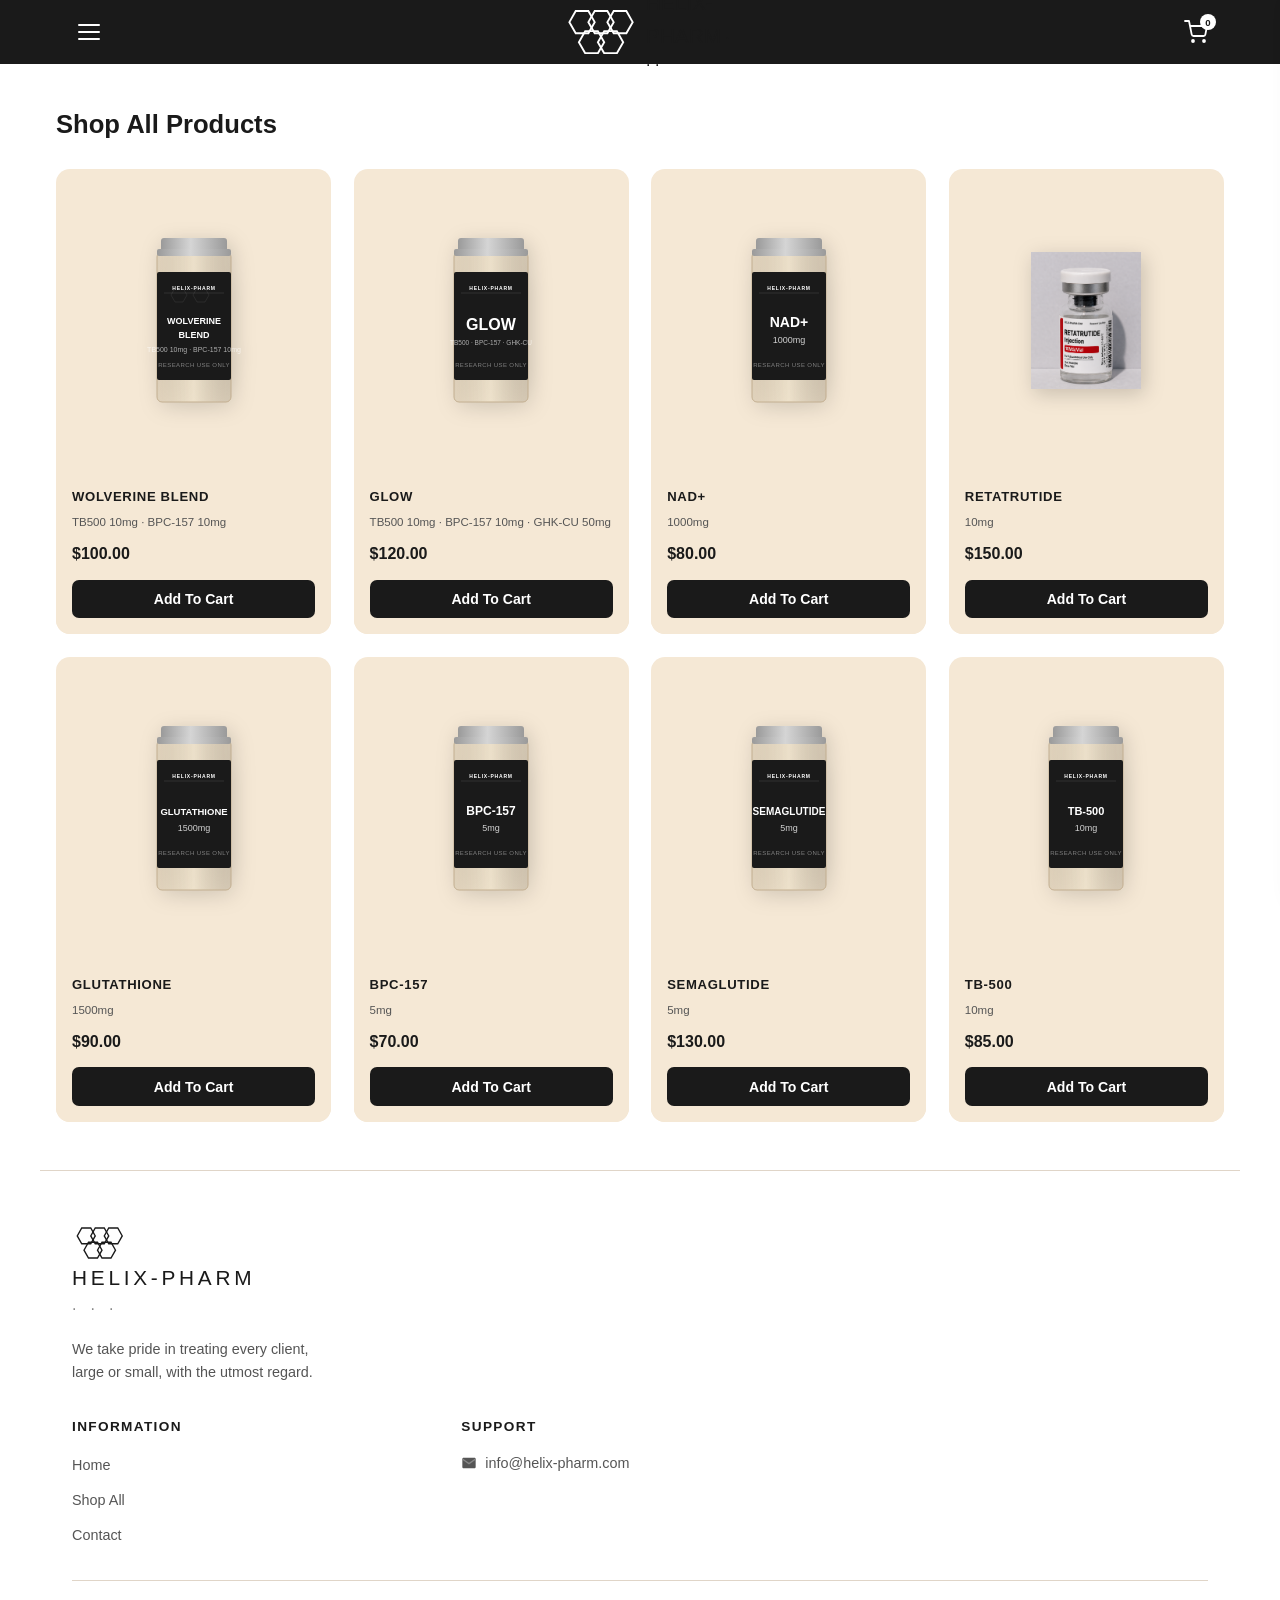
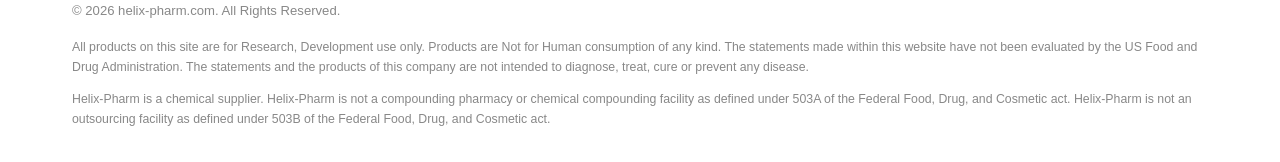
<file: shop.html>
<!DOCTYPE html>
<html lang="en">
<head>
  <meta charset="UTF-8">
  <meta name="viewport" content="width=device-width, initial-scale=1.0">
  <title>Shop All — Helix-Pharm</title>
  <meta name="description" content="Browse all Helix-Pharm research peptides and compounds. 99% purity, USA-made, lab-verified.">
  <link rel="stylesheet" href="css/styles.css">
</head>
<body>

<!-- HEADER -->
<header id="header">
  <div class="header-inner">
    <button class="hamburger" id="menuBtn" aria-label="Open menu">
      <span></span><span></span><span></span>
    </button>
    <a href="index.html" class="logo">
      <svg class="logo-hex" viewBox="0 0 80 42" fill="none" xmlns="http://www.w3.org/2000/svg">
        <polygon points="13,1 25,1 31,11.5 25,22 13,22 7,11.5"  fill="none" stroke="white" stroke-width="1.8"/>
        <polygon points="31,1 43,1 49,11.5 43,22 31,22 25,11.5" fill="none" stroke="white" stroke-width="1.8"/>
        <polygon points="49,1 61,1 67,11.5 61,22 49,22 43,11.5" fill="none" stroke="white" stroke-width="1.8"/>
        <polygon points="22,20 34,20 40,30.5 34,41 22,41 16,30.5" fill="none" stroke="white" stroke-width="1.8"/>
        <polygon points="40,20 52,20 58,30.5 52,41 40,41 34,30.5" fill="none" stroke="white" stroke-width="1.8"/>
      </svg>
      <div class="logo-wordmark">
        <span class="logo-name">HELIX-PHARM</span>
        <span class="logo-sub">· · ·</span>
      </div>
    </a>
    <button class="cart-btn" id="cartBtn" aria-label="Cart">
      <svg viewBox="0 0 24 24" fill="none" stroke="white" stroke-width="1.8" stroke-linecap="round" stroke-linejoin="round">
        <circle cx="9" cy="21" r="1"/><circle cx="20" cy="21" r="1"/>
        <path d="M1 1h4l2.68 13.39a2 2 0 0 0 2 1.61h9.72a2 2 0 0 0 2-1.61L23 6H6"/>
      </svg>
      <span class="cart-count" id="cartCount">0</span>
    </button>
  </div>
</header>

<!-- SLIDE-OUT MENU -->
<div class="menu-overlay" id="menuOverlay"></div>
<nav class="slide-menu" id="slideMenu">
  <div class="slide-menu-header">
    <div class="search-wrap">
      <svg viewBox="0 0 24 24"><path d="M21 21l-4.35-4.35M17 11A6 6 0 1 1 5 11a6 6 0 0 1 12 0z" stroke="#888" stroke-width="2" fill="none" stroke-linecap="round"/></svg>
      <input type="text" placeholder="Search for...">
    </div>
    <button class="menu-close" id="menuClose">✕</button>
  </div>
  <div class="slide-menu-links">
    <a href="index.html">Home</a>
    <a href="shop.html">Shop All</a>
    <a href="contact.html">Contact Us</a>
  </div>
</nav>

<!-- MAIN -->
<main>
  <div class="shop-section">
    <h1>Shop All Products</h1>
    <div class="products-grid">

      <!-- All 8 products -->

      <div class="product-card">
        <div class="product-vial">
          <svg width="110" height="180" viewBox="0 0 110 180" xmlns="http://www.w3.org/2000/svg" style="filter:drop-shadow(3px 5px 10px rgba(0,0,0,.18))">
            <defs>
              <linearGradient id="s1c" x1="0%" y1="0%" x2="100%" y2="0%"><stop offset="0%" stop-color="#9a9a9a"/><stop offset="45%" stop-color="#d5d5d5"/><stop offset="100%" stop-color="#9a9a9a"/></linearGradient>
              <linearGradient id="s1g" x1="0%" y1="0%" x2="100%" y2="0%"><stop offset="0%" stop-color="rgba(215,200,175,0.6)"/><stop offset="50%" stop-color="rgba(240,228,205,0.85)"/><stop offset="100%" stop-color="rgba(195,182,160,0.55)"/></linearGradient>
            </defs>
            <rect x="18" y="22" width="74" height="150" rx="5" fill="url(#s1g)" stroke="#c2ae90" stroke-width="1"/>
            <rect x="18" y="42" width="74" height="108" rx="2" fill="#1a1a1a"/>
            <polygon points="36,58 44,58 48,65 44,72 36,72 32,65" fill="none" stroke="rgba(255,255,255,0.07)" stroke-width="1"/>
            <polygon points="58,58 66,58 70,65 66,72 58,72 54,65" fill="none" stroke="rgba(255,255,255,0.07)" stroke-width="1"/>
            <text x="55" y="60" text-anchor="middle" fill="white" font-size="5" font-weight="700" letter-spacing="0.8" font-family="Arial,sans-serif">HELIX-PHARM</text>
            <line x1="25" y1="63" x2="85" y2="63" stroke="rgba(255,255,255,0.2)" stroke-width="0.5"/>
            <text x="55" y="94" text-anchor="middle" fill="white" font-size="9" font-weight="900" font-family="Arial,sans-serif">WOLVERINE</text>
            <text x="55" y="108" text-anchor="middle" fill="white" font-size="9" font-weight="900" font-family="Arial,sans-serif">BLEND</text>
            <text x="55" y="122" text-anchor="middle" fill="rgba(255,255,255,0.65)" font-size="7" font-family="Arial,sans-serif">TB500 10mg · BPC-157 10mg</text>
            <text x="55" y="137" text-anchor="middle" fill="rgba(255,255,255,0.45)" font-size="6" letter-spacing="0.4" font-family="Arial,sans-serif">RESEARCH USE ONLY</text>
            <rect x="22" y="8"  width="66" height="16" rx="3" fill="url(#s1c)"/>
            <rect x="18" y="19" width="74" height="7"  rx="2" fill="url(#s1c)"/>
          </svg>
        </div>
        <div class="product-info">
          <div class="product-name">WOLVERINE BLEND</div>
          <div class="product-sub">TB500 10mg · BPC-157 10mg</div>
          <div class="product-price">$100.00</div>
          <button class="add-to-cart" data-name="WOLVERINE BLEND" data-price="100">Add To Cart</button>
        </div>
      </div>

      <div class="product-card">
        <div class="product-vial">
          <svg width="110" height="180" viewBox="0 0 110 180" xmlns="http://www.w3.org/2000/svg" style="filter:drop-shadow(3px 5px 10px rgba(0,0,0,.18))">
            <defs>
              <linearGradient id="s2c" x1="0%" y1="0%" x2="100%" y2="0%"><stop offset="0%" stop-color="#9a9a9a"/><stop offset="45%" stop-color="#d5d5d5"/><stop offset="100%" stop-color="#9a9a9a"/></linearGradient>
              <linearGradient id="s2g" x1="0%" y1="0%" x2="100%" y2="0%"><stop offset="0%" stop-color="rgba(215,200,175,0.6)"/><stop offset="50%" stop-color="rgba(240,228,205,0.85)"/><stop offset="100%" stop-color="rgba(195,182,160,0.55)"/></linearGradient>
            </defs>
            <rect x="18" y="22" width="74" height="150" rx="5" fill="url(#s2g)" stroke="#c2ae90" stroke-width="1"/>
            <rect x="18" y="42" width="74" height="108" rx="2" fill="#1a1a1a"/>
            <text x="55" y="60" text-anchor="middle" fill="white" font-size="5" font-weight="700" letter-spacing="0.8" font-family="Arial,sans-serif">HELIX-PHARM</text>
            <line x1="25" y1="63" x2="85" y2="63" stroke="rgba(255,255,255,0.2)" stroke-width="0.5"/>
            <text x="55" y="100" text-anchor="middle" fill="white" font-size="16" font-weight="900" font-family="Arial,sans-serif">GLOW</text>
            <text x="55" y="115" text-anchor="middle" fill="rgba(255,255,255,0.65)" font-size="6.5" font-family="Arial,sans-serif">TB500 · BPC-157 · GHK-CU</text>
            <text x="55" y="137" text-anchor="middle" fill="rgba(255,255,255,0.45)" font-size="6" letter-spacing="0.4" font-family="Arial,sans-serif">RESEARCH USE ONLY</text>
            <rect x="22" y="8"  width="66" height="16" rx="3" fill="url(#s2c)"/>
            <rect x="18" y="19" width="74" height="7"  rx="2" fill="url(#s2c)"/>
          </svg>
        </div>
        <div class="product-info">
          <div class="product-name">GLOW</div>
          <div class="product-sub">TB500 10mg · BPC-157 10mg · GHK-CU 50mg</div>
          <div class="product-price">$120.00</div>
          <button class="add-to-cart" data-name="GLOW" data-price="120">Add To Cart</button>
        </div>
      </div>

      <div class="product-card">
        <div class="product-vial">
          <svg width="110" height="180" viewBox="0 0 110 180" xmlns="http://www.w3.org/2000/svg" style="filter:drop-shadow(3px 5px 10px rgba(0,0,0,.18))">
            <defs>
              <linearGradient id="s3c" x1="0%" y1="0%" x2="100%" y2="0%"><stop offset="0%" stop-color="#9a9a9a"/><stop offset="45%" stop-color="#d5d5d5"/><stop offset="100%" stop-color="#9a9a9a"/></linearGradient>
              <linearGradient id="s3g" x1="0%" y1="0%" x2="100%" y2="0%"><stop offset="0%" stop-color="rgba(215,200,175,0.6)"/><stop offset="50%" stop-color="rgba(240,228,205,0.85)"/><stop offset="100%" stop-color="rgba(195,182,160,0.55)"/></linearGradient>
            </defs>
            <rect x="18" y="22" width="74" height="150" rx="5" fill="url(#s3g)" stroke="#c2ae90" stroke-width="1"/>
            <rect x="18" y="42" width="74" height="108" rx="2" fill="#1a1a1a"/>
            <text x="55" y="60" text-anchor="middle" fill="white" font-size="5" font-weight="700" letter-spacing="0.8" font-family="Arial,sans-serif">HELIX-PHARM</text>
            <line x1="25" y1="63" x2="85" y2="63" stroke="rgba(255,255,255,0.2)" stroke-width="0.5"/>
            <text x="55" y="97" text-anchor="middle" fill="white" font-size="14" font-weight="900" font-family="Arial,sans-serif">NAD+</text>
            <text x="55" y="113" text-anchor="middle" fill="rgba(255,255,255,0.8)" font-size="9" font-family="Arial,sans-serif">1000mg</text>
            <text x="55" y="137" text-anchor="middle" fill="rgba(255,255,255,0.45)" font-size="6" letter-spacing="0.4" font-family="Arial,sans-serif">RESEARCH USE ONLY</text>
            <rect x="22" y="8"  width="66" height="16" rx="3" fill="url(#s3c)"/>
            <rect x="18" y="19" width="74" height="7"  rx="2" fill="url(#s3c)"/>
          </svg>
        </div>
        <div class="product-info">
          <div class="product-name">NAD+</div>
          <div class="product-sub">1000mg</div>
          <div class="product-price">$80.00</div>
          <button class="add-to-cart" data-name="NAD+" data-price="80">Add To Cart</button>
        </div>
      </div>

      <div class="product-card">
        <div class="product-vial">
          <img src="47033D89-0AFC-4682-B5F5-2CE9AA2C451C.png" alt="Retatrutide 10mg Injection Vial" style="width:110px;height:180px;object-fit:contain;filter:drop-shadow(3px 5px 10px rgba(0,0,0,.18));">
        </div>
        <div class="product-info">
          <div class="product-name">RETATRUTIDE</div>
          <div class="product-sub">10mg</div>
          <div class="product-price">$150.00</div>
          <button class="add-to-cart" data-name="RETATRUTIDE" data-price="150">Add To Cart</button>
        </div>
      </div>

      <div class="product-card">
        <div class="product-vial">
          <svg width="110" height="180" viewBox="0 0 110 180" xmlns="http://www.w3.org/2000/svg" style="filter:drop-shadow(3px 5px 10px rgba(0,0,0,.18))">
            <defs>
              <linearGradient id="s5c" x1="0%" y1="0%" x2="100%" y2="0%"><stop offset="0%" stop-color="#9a9a9a"/><stop offset="45%" stop-color="#d5d5d5"/><stop offset="100%" stop-color="#9a9a9a"/></linearGradient>
              <linearGradient id="s5g" x1="0%" y1="0%" x2="100%" y2="0%"><stop offset="0%" stop-color="rgba(215,200,175,0.6)"/><stop offset="50%" stop-color="rgba(240,228,205,0.85)"/><stop offset="100%" stop-color="rgba(195,182,160,0.55)"/></linearGradient>
            </defs>
            <rect x="18" y="22" width="74" height="150" rx="5" fill="url(#s5g)" stroke="#c2ae90" stroke-width="1"/>
            <rect x="18" y="42" width="74" height="108" rx="2" fill="#1a1a1a"/>
            <text x="55" y="60" text-anchor="middle" fill="white" font-size="5" font-weight="700" letter-spacing="0.8" font-family="Arial,sans-serif">HELIX-PHARM</text>
            <line x1="25" y1="63" x2="85" y2="63" stroke="rgba(255,255,255,0.2)" stroke-width="0.5"/>
            <text x="55" y="97" text-anchor="middle" fill="white" font-size="9.5" font-weight="900" font-family="Arial,sans-serif">GLUTATHIONE</text>
            <text x="55" y="113" text-anchor="middle" fill="rgba(255,255,255,0.8)" font-size="9" font-family="Arial,sans-serif">1500mg</text>
            <text x="55" y="137" text-anchor="middle" fill="rgba(255,255,255,0.45)" font-size="6" letter-spacing="0.4" font-family="Arial,sans-serif">RESEARCH USE ONLY</text>
            <rect x="22" y="8"  width="66" height="16" rx="3" fill="url(#s5c)"/>
            <rect x="18" y="19" width="74" height="7"  rx="2" fill="url(#s5c)"/>
          </svg>
        </div>
        <div class="product-info">
          <div class="product-name">GLUTATHIONE</div>
          <div class="product-sub">1500mg</div>
          <div class="product-price">$90.00</div>
          <button class="add-to-cart" data-name="GLUTATHIONE" data-price="90">Add To Cart</button>
        </div>
      </div>

      <div class="product-card">
        <div class="product-vial">
          <svg width="110" height="180" viewBox="0 0 110 180" xmlns="http://www.w3.org/2000/svg" style="filter:drop-shadow(3px 5px 10px rgba(0,0,0,.18))">
            <defs>
              <linearGradient id="s6c" x1="0%" y1="0%" x2="100%" y2="0%"><stop offset="0%" stop-color="#9a9a9a"/><stop offset="45%" stop-color="#d5d5d5"/><stop offset="100%" stop-color="#9a9a9a"/></linearGradient>
              <linearGradient id="s6g" x1="0%" y1="0%" x2="100%" y2="0%"><stop offset="0%" stop-color="rgba(215,200,175,0.6)"/><stop offset="50%" stop-color="rgba(240,228,205,0.85)"/><stop offset="100%" stop-color="rgba(195,182,160,0.55)"/></linearGradient>
            </defs>
            <rect x="18" y="22" width="74" height="150" rx="5" fill="url(#s6g)" stroke="#c2ae90" stroke-width="1"/>
            <rect x="18" y="42" width="74" height="108" rx="2" fill="#1a1a1a"/>
            <text x="55" y="60" text-anchor="middle" fill="white" font-size="5" font-weight="700" letter-spacing="0.8" font-family="Arial,sans-serif">HELIX-PHARM</text>
            <line x1="25" y1="63" x2="85" y2="63" stroke="rgba(255,255,255,0.2)" stroke-width="0.5"/>
            <text x="55" y="97" text-anchor="middle" fill="white" font-size="12" font-weight="900" font-family="Arial,sans-serif">BPC-157</text>
            <text x="55" y="113" text-anchor="middle" fill="rgba(255,255,255,0.8)" font-size="9" font-family="Arial,sans-serif">5mg</text>
            <text x="55" y="137" text-anchor="middle" fill="rgba(255,255,255,0.45)" font-size="6" letter-spacing="0.4" font-family="Arial,sans-serif">RESEARCH USE ONLY</text>
            <rect x="22" y="8"  width="66" height="16" rx="3" fill="url(#s6c)"/>
            <rect x="18" y="19" width="74" height="7"  rx="2" fill="url(#s6c)"/>
          </svg>
        </div>
        <div class="product-info">
          <div class="product-name">BPC-157</div>
          <div class="product-sub">5mg</div>
          <div class="product-price">$70.00</div>
          <button class="add-to-cart" data-name="BPC-157" data-price="70">Add To Cart</button>
        </div>
      </div>

      <div class="product-card">
        <div class="product-vial">
          <svg width="110" height="180" viewBox="0 0 110 180" xmlns="http://www.w3.org/2000/svg" style="filter:drop-shadow(3px 5px 10px rgba(0,0,0,.18))">
            <defs>
              <linearGradient id="s7c" x1="0%" y1="0%" x2="100%" y2="0%"><stop offset="0%" stop-color="#9a9a9a"/><stop offset="45%" stop-color="#d5d5d5"/><stop offset="100%" stop-color="#9a9a9a"/></linearGradient>
              <linearGradient id="s7g" x1="0%" y1="0%" x2="100%" y2="0%"><stop offset="0%" stop-color="rgba(215,200,175,0.6)"/><stop offset="50%" stop-color="rgba(240,228,205,0.85)"/><stop offset="100%" stop-color="rgba(195,182,160,0.55)"/></linearGradient>
            </defs>
            <rect x="18" y="22" width="74" height="150" rx="5" fill="url(#s7g)" stroke="#c2ae90" stroke-width="1"/>
            <rect x="18" y="42" width="74" height="108" rx="2" fill="#1a1a1a"/>
            <text x="55" y="60" text-anchor="middle" fill="white" font-size="5" font-weight="700" letter-spacing="0.8" font-family="Arial,sans-serif">HELIX-PHARM</text>
            <line x1="25" y1="63" x2="85" y2="63" stroke="rgba(255,255,255,0.2)" stroke-width="0.5"/>
            <text x="55" y="97" text-anchor="middle" fill="white" font-size="10" font-weight="900" font-family="Arial,sans-serif">SEMAGLUTIDE</text>
            <text x="55" y="113" text-anchor="middle" fill="rgba(255,255,255,0.8)" font-size="9" font-family="Arial,sans-serif">5mg</text>
            <text x="55" y="137" text-anchor="middle" fill="rgba(255,255,255,0.45)" font-size="6" letter-spacing="0.4" font-family="Arial,sans-serif">RESEARCH USE ONLY</text>
            <rect x="22" y="8"  width="66" height="16" rx="3" fill="url(#s7c)"/>
            <rect x="18" y="19" width="74" height="7"  rx="2" fill="url(#s7c)"/>
          </svg>
        </div>
        <div class="product-info">
          <div class="product-name">SEMAGLUTIDE</div>
          <div class="product-sub">5mg</div>
          <div class="product-price">$130.00</div>
          <button class="add-to-cart" data-name="SEMAGLUTIDE" data-price="130">Add To Cart</button>
        </div>
      </div>

      <div class="product-card">
        <div class="product-vial">
          <svg width="110" height="180" viewBox="0 0 110 180" xmlns="http://www.w3.org/2000/svg" style="filter:drop-shadow(3px 5px 10px rgba(0,0,0,.18))">
            <defs>
              <linearGradient id="s8c" x1="0%" y1="0%" x2="100%" y2="0%"><stop offset="0%" stop-color="#9a9a9a"/><stop offset="45%" stop-color="#d5d5d5"/><stop offset="100%" stop-color="#9a9a9a"/></linearGradient>
              <linearGradient id="s8g" x1="0%" y1="0%" x2="100%" y2="0%"><stop offset="0%" stop-color="rgba(215,200,175,0.6)"/><stop offset="50%" stop-color="rgba(240,228,205,0.85)"/><stop offset="100%" stop-color="rgba(195,182,160,0.55)"/></linearGradient>
            </defs>
            <rect x="18" y="22" width="74" height="150" rx="5" fill="url(#s8g)" stroke="#c2ae90" stroke-width="1"/>
            <rect x="18" y="42" width="74" height="108" rx="2" fill="#1a1a1a"/>
            <text x="55" y="60" text-anchor="middle" fill="white" font-size="5" font-weight="700" letter-spacing="0.8" font-family="Arial,sans-serif">HELIX-PHARM</text>
            <line x1="25" y1="63" x2="85" y2="63" stroke="rgba(255,255,255,0.2)" stroke-width="0.5"/>
            <text x="55" y="97" text-anchor="middle" fill="white" font-size="11" font-weight="900" font-family="Arial,sans-serif">TB-500</text>
            <text x="55" y="113" text-anchor="middle" fill="rgba(255,255,255,0.8)" font-size="9" font-family="Arial,sans-serif">10mg</text>
            <text x="55" y="137" text-anchor="middle" fill="rgba(255,255,255,0.45)" font-size="6" letter-spacing="0.4" font-family="Arial,sans-serif">RESEARCH USE ONLY</text>
            <rect x="22" y="8"  width="66" height="16" rx="3" fill="url(#s8c)"/>
            <rect x="18" y="19" width="74" height="7"  rx="2" fill="url(#s8c)"/>
          </svg>
        </div>
        <div class="product-info">
          <div class="product-name">TB-500</div>
          <div class="product-sub">10mg</div>
          <div class="product-price">$85.00</div>
          <button class="add-to-cart" data-name="TB-500" data-price="85">Add To Cart</button>
        </div>
      </div>

    </div>
  </div>
</main>

<!-- FOOTER -->
<footer>
  <div class="footer-logo">
    <svg width="60" height="32" viewBox="0 0 80 42" fill="none" xmlns="http://www.w3.org/2000/svg">
      <polygon points="13,1 25,1 31,11.5 25,22 13,22 7,11.5"  fill="none" stroke="#1a1a1a" stroke-width="1.8"/>
      <polygon points="31,1 43,1 49,11.5 43,22 31,22 25,11.5" fill="none" stroke="#1a1a1a" stroke-width="1.8"/>
      <polygon points="49,1 61,1 67,11.5 61,22 49,22 43,11.5" fill="none" stroke="#1a1a1a" stroke-width="1.8"/>
      <polygon points="22,20 34,20 40,30.5 34,41 22,41 16,30.5" fill="none" stroke="#1a1a1a" stroke-width="1.8"/>
      <polygon points="40,20 52,20 58,30.5 52,41 40,41 34,30.5" fill="none" stroke="#1a1a1a" stroke-width="1.8"/>
    </svg>
    <span class="logo-name" style="color:#1a1a1a;font-size:1.3rem;letter-spacing:.18em">HELIX-PHARM</span>
    <span class="logo-sub" style="color:#888;letter-spacing:.3em">· · ·</span>
  </div>
  <p class="tagline">We take pride in treating every client,<br>large or small, with the utmost regard.</p>
  <div class="footer-cols">
    <div class="footer-col">
      <h4>Information</h4>
      <ul>
        <li><a href="index.html">Home</a></li>
        <li><a href="shop.html">Shop All</a></li>
        <li><a href="contact.html">Contact</a></li>
      </ul>
    </div>
    <div class="footer-col">
      <h4>Support</h4>
      <div class="support-email">
        <svg viewBox="0 0 24 24"><path d="M4 4h16c1.1 0 2 .9 2 2v12c0 1.1-.9 2-2 2H4c-1.1 0-2-.9-2-2V6c0-1.1.9-2 2-2z"/><polyline points="22,6 12,13 2,6" fill="none" stroke="#888" stroke-width="2"/></svg>
        info@helix-pharm.com
      </div>
    </div>
  </div>
  <div class="footer-bottom">
    <p class="footer-copy">© 2026 helix-pharm.com. All Rights Reserved.</p>
    <div class="footer-legal">
      <p>All products on this site are for Research, Development use only. Products are Not for Human consumption of any kind. The statements made within this website have not been evaluated by the US Food and Drug Administration. The statements and the products of this company are not intended to diagnose, treat, cure or prevent any disease.</p>
      <p>Helix-Pharm is a chemical supplier. Helix-Pharm is not a compounding pharmacy or chemical compounding facility as defined under 503A of the Federal Food, Drug, and Cosmetic act. Helix-Pharm is not an outsourcing facility as defined under 503B of the Federal Food, Drug, and Cosmetic act.</p>
    </div>
  </div>
</footer>

<div class="cart-overlay" id="cartOverlay"></div>
<div class="cart-drawer" id="cartDrawer">
  <div class="cart-head">
    <span>Your Cart</span>
    <button class="cart-x" id="cartClose">✕</button>
  </div>
  <div class="cart-body" id="cartBody"><p class="cart-empty-msg">Your cart is empty.</p></div>
  <div class="cart-foot">
    <div class="cart-subtotal"><span>Subtotal</span><span id="cartTotal">$0.00</span></div>
    <button class="checkout-btn">Checkout</button>
  </div>
</div>

<div class="toast" id="toast"></div>
<button class="scroll-top" id="scrollTop" aria-label="Back to top">↑</button>
<script src="js/main.js"></script>
</body>
</html>
</file>
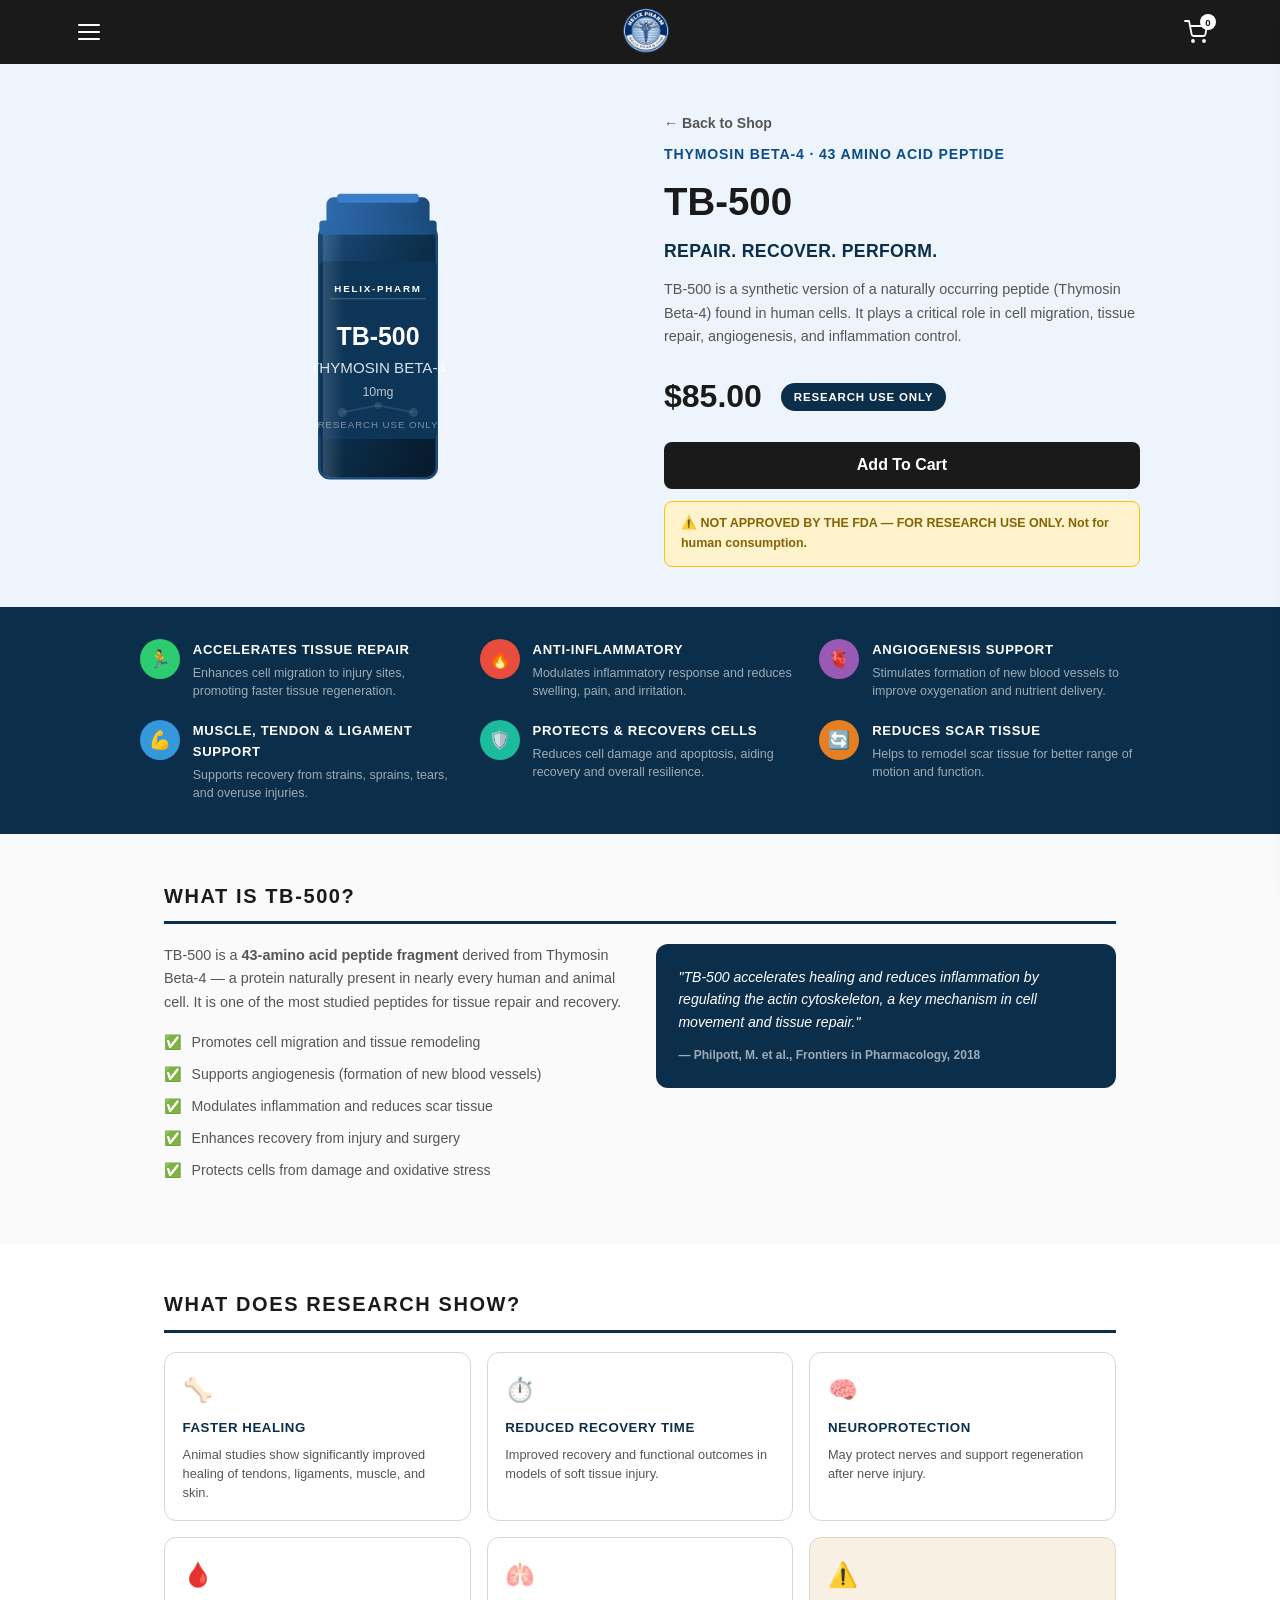
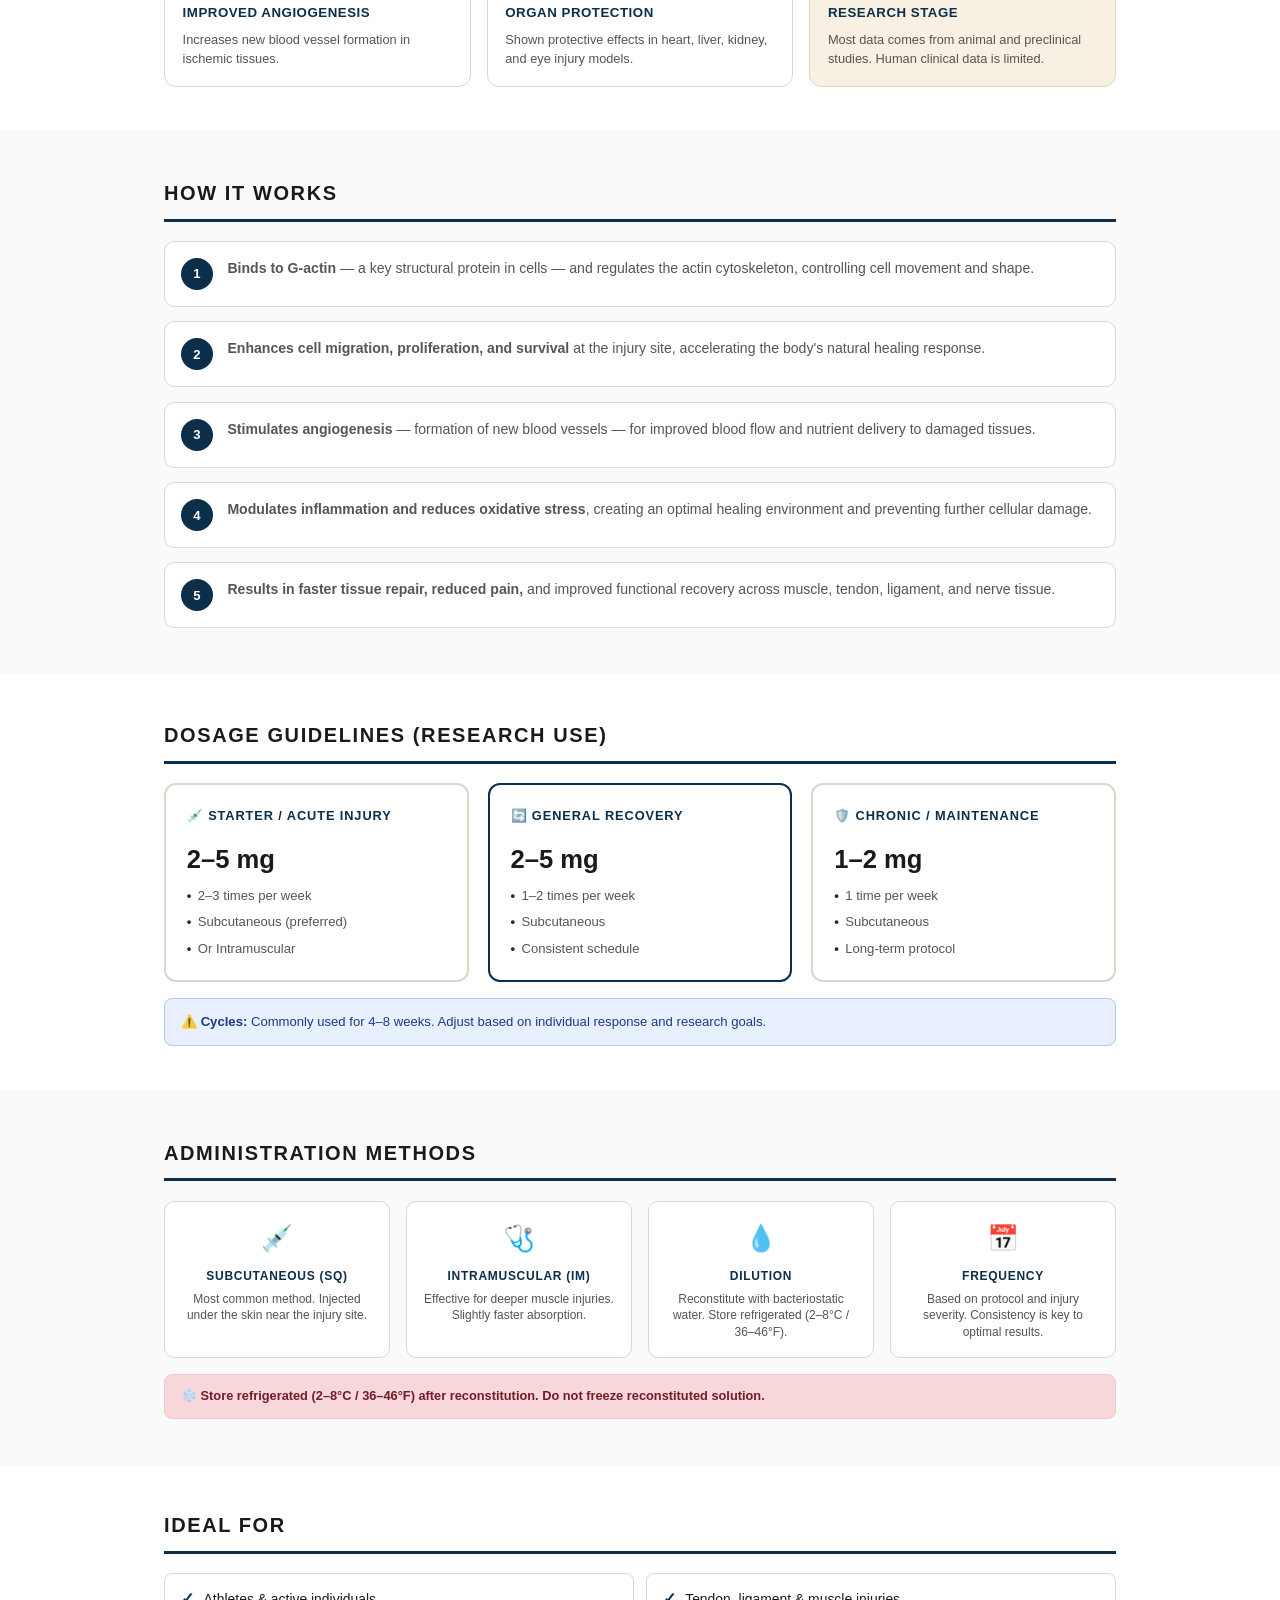
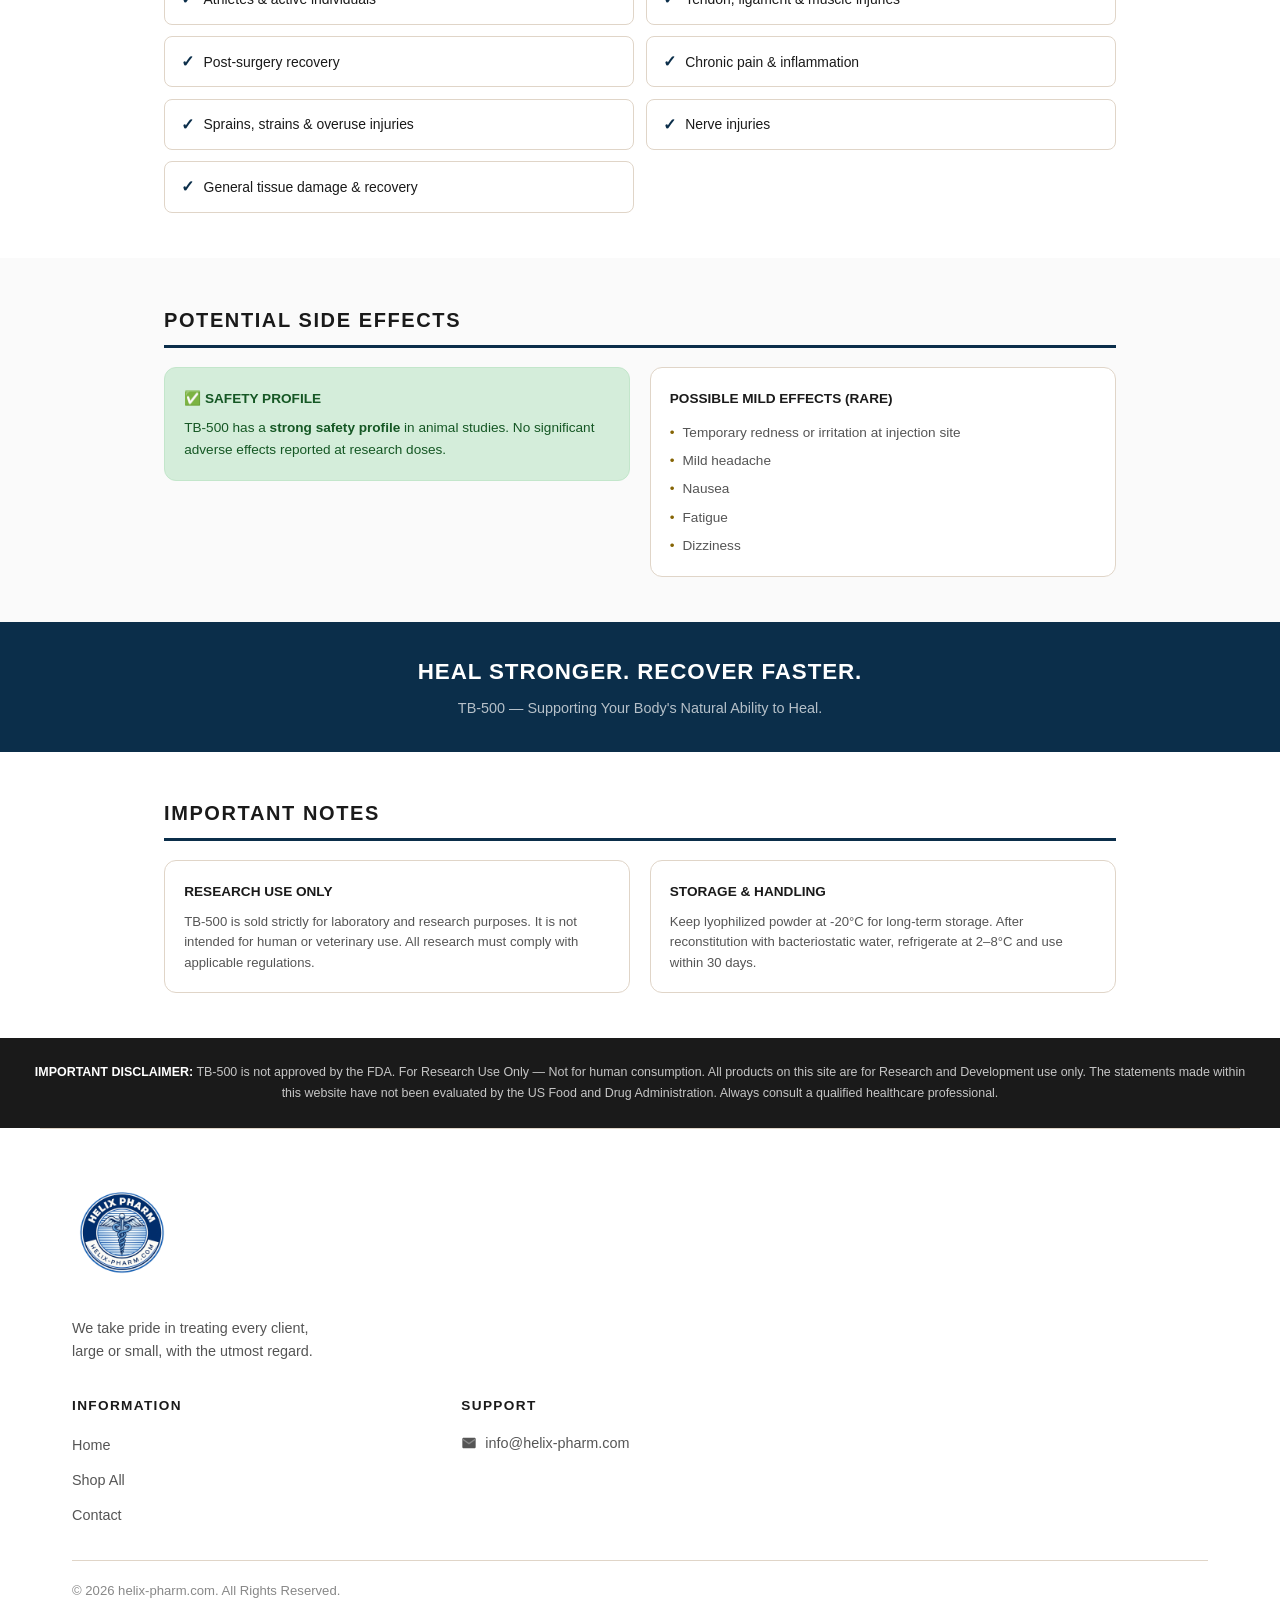
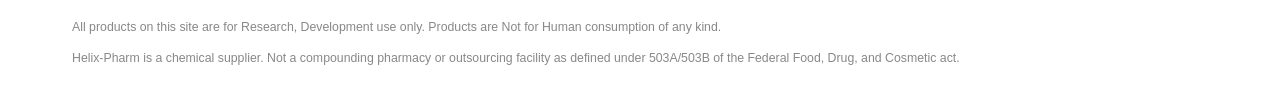
<file: tb500.html>
<!DOCTYPE html>
<html lang="en">
<head>
  <meta charset="UTF-8">
  <meta name="viewport" content="width=device-width, initial-scale=1.0">
  <title>TB-500 — Thymosin Beta-4 | Helix-Pharm</title>
  <meta name="description" content="TB-500 (Thymosin Beta-4) — Repair. Recover. Perform. 10mg Research Use Only. Tissue repair, angiogenesis, anti-inflammatory.">
  <link rel="stylesheet" href="css/styles.css?v=3">
  <style>
    .pd-hero { background: #eef4fb; padding: 2.5rem 1.5rem; }
    .pd-hero-inner { max-width: 1000px; margin: 0 auto; display: grid; grid-template-columns: 1fr 1fr; gap: 3rem; align-items: center; }
    @media(max-width:640px){ .pd-hero-inner{ grid-template-columns:1fr; gap:1.5rem; } }
    .pd-vial-wrap { display:flex; justify-content:center; align-items:center; padding:1rem; }
    .pd-info h1 { font-size:clamp(1.8rem,3vw,2.4rem); font-weight:900; color:var(--black); margin-bottom:.3rem; }
    .pd-info .pd-subtitle { font-size:.88rem; color:#0b4c8a; font-weight:700; letter-spacing:.06em; text-transform:uppercase; margin-bottom:.35rem; }
    .pd-info .pd-tagline-big { font-size:1.1rem; font-weight:800; color:#0b2e4a; margin-bottom:.8rem; letter-spacing:.02em; }
    .pd-info .pd-desc { font-size:.9rem; color:var(--text-mid); margin-bottom:1.4rem; line-height:1.65; }
    .pd-price-row { display:flex; align-items:center; gap:1.2rem; margin-bottom:1.2rem; flex-wrap:wrap; }
    .pd-price { font-size:2rem; font-weight:900; color:var(--black); }
    .pd-badge { background:#0b2e4a; color:white; font-size:.72rem; font-weight:700; padding:.3rem .8rem; border-radius:50px; letter-spacing:.07em; text-transform:uppercase; }
    .pd-atc { display:block; width:100%; background:var(--black); color:white; text-align:center; padding:.9rem; border:none; border-radius:8px; font-size:1rem; font-weight:700; cursor:pointer; transition:opacity .2s; margin-bottom:.8rem; }
    .pd-atc:hover { opacity:.82; }
    .pd-atc.added { background:#1a6e3c; }
    .pd-fda-bar { background:#fff3cd; border:1px solid #ffc107; border-radius:8px; padding:.75rem 1rem; font-size:.78rem; color:#856404; font-weight:600; }

    /* KEY BENEFITS STRIP */
    .kb-strip { background:#0b2e4a; padding:2rem 1.5rem; }
    .kb-grid { max-width:1000px; margin:0 auto; display:grid; grid-template-columns:repeat(3,1fr); gap:1.2rem; }
    @media(max-width:700px){ .kb-grid{ grid-template-columns:repeat(2,1fr); } }
    @media(max-width:420px){ .kb-grid{ grid-template-columns:1fr; } }
    .kb-item { display:flex; align-items:flex-start; gap:.8rem; }
    .kb-icon { width:40px; height:40px; border-radius:50%; display:flex; align-items:center; justify-content:center; font-size:1.1rem; flex-shrink:0; }
    .kb-item h4 { color:white; font-size:.82rem; font-weight:800; text-transform:uppercase; letter-spacing:.05em; margin-bottom:.25rem; }
    .kb-item p  { color:rgba(255,255,255,.6); font-size:.78rem; line-height:1.45; }

    /* SECTIONS */
    .pd-section { max-width:1000px; margin:0 auto; padding:2.8rem 1.5rem; }
    .pd-section h2 { font-size:1.25rem; font-weight:900; color:var(--black); text-transform:uppercase; letter-spacing:.08em; margin-bottom:1.2rem; padding-bottom:.6rem; border-bottom:3px solid #0b2e4a; }

    /* What is */
    .what-grid { display:grid; grid-template-columns:1fr 1fr; gap:2rem; align-items:start; }
    @media(max-width:640px){ .what-grid{ grid-template-columns:1fr; } }
    .check-list { display:flex; flex-direction:column; gap:.6rem; margin:1rem 0; }
    .check-item { display:flex; align-items:flex-start; gap:.6rem; font-size:.88rem; color:var(--text-mid); }
    .check-item::before { content:'✅'; flex-shrink:0; }
    .quote-box { background:#0b2e4a; color:white; border-radius:12px; padding:1.4rem; font-style:italic; font-size:.88rem; line-height:1.6; }
    .quote-box cite { display:block; margin-top:.8rem; font-style:normal; font-size:.75rem; color:rgba(255,255,255,.6); font-weight:600; }

    /* Research grid */
    .research-grid { display:grid; grid-template-columns:repeat(3,1fr); gap:1rem; }
    @media(max-width:700px){ .research-grid{ grid-template-columns:repeat(2,1fr); } }
    @media(max-width:440px){ .research-grid{ grid-template-columns:1fr; } }
    .research-card { background:white; border:1px solid var(--border); border-radius:12px; padding:1.1rem; }
    .research-card .rc-icon { font-size:1.5rem; margin-bottom:.5rem; }
    .research-card h4 { font-size:.83rem; font-weight:800; color:#0b2e4a; text-transform:uppercase; letter-spacing:.04em; margin-bottom:.4rem; }
    .research-card p  { font-size:.8rem; color:var(--text-mid); line-height:1.5; }
    .research-note { font-size:.75rem; color:var(--text-light); margin-top:1rem; font-style:italic; }

    /* How it works */
    .hiw-list { display:flex; flex-direction:column; gap:.9rem; }
    .hiw-item { display:flex; align-items:flex-start; gap:.9rem; background:white; border:1px solid var(--border); border-radius:10px; padding:1rem; }
    .hiw-num { width:32px; height:32px; background:#0b2e4a; color:white; border-radius:50%; display:flex; align-items:center; justify-content:center; font-size:.82rem; font-weight:800; flex-shrink:0; }
    .hiw-item p { font-size:.88rem; color:var(--text-mid); line-height:1.55; }

    /* Dosage */
    .dosage-cols { display:grid; grid-template-columns:repeat(3,1fr); gap:1.2rem; }
    @media(max-width:680px){ .dosage-cols{ grid-template-columns:1fr; } }
    .dosage-card { background:white; border:2px solid var(--border); border-radius:12px; padding:1.3rem; }
    .dosage-card.featured { border-color:#0b2e4a; }
    .dosage-card h4 { font-size:.8rem; font-weight:800; text-transform:uppercase; letter-spacing:.07em; margin-bottom:.8rem; color:#0b2e4a; }
    .dosage-amount { font-size:1.6rem; font-weight:900; color:var(--black); margin-bottom:.3rem; }
    .dosage-card ul { padding-left:0; display:flex; flex-direction:column; gap:.35rem; }
    .dosage-card ul li { font-size:.82rem; color:var(--text-mid); display:flex; align-items:center; gap:.4rem; }
    .dosage-card ul li::before { content:'•'; color:#0b2e4a; font-weight:900; }
    .cycle-note { background:#e8f0fe; border:1px solid #b3c6f7; border-radius:8px; padding:.8rem 1rem; font-size:.82rem; color:#1a3a8a; margin-top:1rem; }

    /* Admin methods */
    .admin-grid { display:grid; grid-template-columns:repeat(4,1fr); gap:1rem; }
    @media(max-width:640px){ .admin-grid{ grid-template-columns:repeat(2,1fr); } }
    .admin-card { background:white; border:1px solid var(--border); border-radius:10px; padding:1rem; text-align:center; }
    .admin-card .a-icon { font-size:1.6rem; margin-bottom:.5rem; }
    .admin-card h4 { font-size:.75rem; font-weight:800; text-transform:uppercase; letter-spacing:.06em; color:#0b2e4a; margin-bottom:.3rem; }
    .admin-card p  { font-size:.75rem; color:var(--text-mid); line-height:1.4; }
    .store-note { background:#f8d7da; border:1px solid #f5c6cb; border-radius:8px; padding:.7rem 1rem; font-size:.8rem; color:#721c24; margin-top:1rem; font-weight:600; }

    /* Ideal for */
    .ideal-grid { display:grid; grid-template-columns:repeat(2,1fr); gap:.7rem; }
    @media(max-width:480px){ .ideal-grid{ grid-template-columns:1fr; } }
    .ideal-item { display:flex; align-items:center; gap:.6rem; background:white; border:1px solid var(--border); border-radius:8px; padding:.75rem 1rem; font-size:.87rem; font-weight:500; }
    .ideal-item::before { content:'✓'; color:#0b2e4a; font-weight:900; font-size:1rem; }

    /* Side effects */
    .se-grid { display:grid; grid-template-columns:1fr 1fr; gap:1.2rem; align-items:start; }
    @media(max-width:580px){ .se-grid{ grid-template-columns:1fr; } }
    .se-profile { background:#d4edda; border:1px solid #c3e6cb; border-radius:12px; padding:1.2rem; }
    .se-profile h4 { color:#155724; font-size:.85rem; font-weight:800; margin-bottom:.5rem; text-transform:uppercase; }
    .se-profile p  { color:#155724; font-size:.85rem; }
    .se-mild-list { background:white; border:1px solid var(--border); border-radius:12px; padding:1.2rem; }
    .se-mild-list h4 { font-size:.85rem; font-weight:800; margin-bottom:.8rem; color:var(--black); text-transform:uppercase; }
    .se-mild-list ul { display:flex; flex-direction:column; gap:.4rem; }
    .se-mild-list ul li { font-size:.85rem; color:var(--text-mid); display:flex; align-items:center; gap:.5rem; }
    .se-mild-list ul li::before { content:'•'; color:#856404; }

    /* Tagline banner */
    .tagline-banner { background:#0b2e4a; padding:2rem 1.5rem; text-align:center; }
    .tagline-banner h3 { color:white; font-size:clamp(1rem,2.5vw,1.4rem); font-weight:900; letter-spacing:.04em; }
    .tagline-banner p  { color:rgba(255,255,255,.7); font-size:.9rem; margin-top:.4rem; }

    /* Disclaimer */
    .final-disclaimer { background:#1a1a1a; color:rgba(255,255,255,.75); padding:1.5rem; font-size:.78rem; line-height:1.7; text-align:center; }
    .final-disclaimer strong { color:white; }

    /* Back link */
    .back-link { display:inline-flex; align-items:center; gap:.4rem; font-size:.88rem; font-weight:600; color:var(--text-mid); padding:.5rem 0; transition:color .2s; }
    .back-link:hover { color:var(--black); }
  </style>
</head>
<body>

<!-- HEADER -->
<header id="header">
  <div class="header-inner">
    <button class="hamburger" id="menuBtn"><span></span><span></span><span></span></button>
    <a href="index.html" class="logo">
      <div class="logo-img-wrap" style="background:transparent;padding:0;border-radius:0;">
        <img src="61205B8A-CA41-4D01-BDCD-774BFB032CE1.png" alt="Helix-Pharm" class="logo-img"
             style="height:54px;width:54px;border-radius:50%;object-fit:cover;display:block;">
      </div>
    </a>
    <button class="cart-btn" id="cartBtn">
      <svg viewBox="0 0 24 24" fill="none" stroke="white" stroke-width="1.8" stroke-linecap="round" stroke-linejoin="round">
        <circle cx="9" cy="21" r="1"/><circle cx="20" cy="21" r="1"/>
        <path d="M1 1h4l2.68 13.39a2 2 0 0 0 2 1.61h9.72a2 2 0 0 0 2-1.61L23 6H6"/>
      </svg>
      <span class="cart-count" id="cartCount">0</span>
    </button>
  </div>
</header>

<!-- MENU -->
<div class="menu-overlay" id="menuOverlay"></div>
<nav class="slide-menu" id="slideMenu">
  <div class="slide-menu-header">
    <div class="search-wrap">
      <svg viewBox="0 0 24 24"><path d="M21 21l-4.35-4.35M17 11A6 6 0 1 1 5 11a6 6 0 0 1 12 0z" stroke="#888" stroke-width="2" fill="none" stroke-linecap="round"/></svg>
      <input type="text" placeholder="Search for...">
    </div>
    <button class="menu-close" id="menuClose">✕</button>
  </div>
  <div class="slide-menu-links">
    <a href="index.html">Home</a>
    <a href="shop.html">Shop All</a>
    <a href="contact.html">Contact Us</a>
  </div>
</nav>

<main>

<!-- HERO -->
<section class="pd-hero">
  <div class="pd-hero-inner">
    <div class="pd-vial-wrap">
      <svg width="200" height="320" viewBox="0 0 110 180" xmlns="http://www.w3.org/2000/svg">
        <defs>
          <linearGradient id="tb5g" x1="0%" y1="0%" x2="100%" y2="100%">
            <stop offset="0%" style="stop-color:#1a4a7a;stop-opacity:1"/>
            <stop offset="50%" style="stop-color:#0b2e4a;stop-opacity:1"/>
            <stop offset="100%" style="stop-color:#061828;stop-opacity:1"/>
          </linearGradient>
          <linearGradient id="tb5c" x1="0%" y1="0%" x2="100%" y2="0%">
            <stop offset="0%" style="stop-color:#2d6aad"/>
            <stop offset="100%" style="stop-color:#1a4a7a"/>
          </linearGradient>
          <linearGradient id="tb5sh" x1="0%" y1="0%" x2="100%" y2="0%">
            <stop offset="0%" style="stop-color:rgba(255,255,255,0.15)"/>
            <stop offset="100%" style="stop-color:rgba(255,255,255,0)"/>
          </linearGradient>
        </defs>
        <!-- vial body -->
        <rect x="22" y="28" width="66" height="142" rx="6" fill="url(#tb5g)" stroke="#1a4a7a" stroke-width="1.5"/>
        <!-- label area -->
        <rect x="22" y="48" width="66" height="100" rx="3" fill="#0d3558"/>
        <!-- shine -->
        <rect x="24" y="28" width="12" height="142" rx="4" fill="url(#tb5sh)"/>
        <!-- brand line -->
        <text x="55" y="65" text-anchor="middle" fill="white" font-size="5.5" font-weight="700" letter-spacing="1" font-family="Arial,sans-serif">HELIX-PHARM</text>
        <line x1="28" y1="69" x2="82" y2="69" stroke="rgba(255,255,255,0.25)" stroke-width="0.6"/>
        <!-- product name -->
        <text x="55" y="95" text-anchor="middle" fill="white" font-size="14" font-weight="900" font-family="Arial,sans-serif">TB-500</text>
        <text x="55" y="111" text-anchor="middle" fill="rgba(255,255,255,0.85)" font-size="8.5" font-family="Arial,sans-serif">THYMOSIN BETA-4</text>
        <text x="55" y="124" text-anchor="middle" fill="rgba(255,255,255,0.7)" font-size="7" font-family="Arial,sans-serif">10mg</text>
        <text x="55" y="142" text-anchor="middle" fill="rgba(255,255,255,0.45)" font-size="5.5" letter-spacing="0.5" font-family="Arial,sans-serif">RESEARCH USE ONLY</text>
        <!-- cap -->
        <rect x="26" y="12" width="58" height="19" rx="4" fill="url(#tb5c)"/>
        <rect x="22" y="25" width="66" height="8" rx="2" fill="url(#tb5c)"/>
        <rect x="32" y="10" width="46" height="5" rx="2" fill="#3a7dc9"/>
        <!-- molecule dots decoration -->
        <circle cx="35" cy="133" r="2.5" fill="rgba(255,255,255,0.12)"/>
        <circle cx="55" cy="129" r="2"   fill="rgba(255,255,255,0.10)"/>
        <circle cx="75" cy="133" r="2.5" fill="rgba(255,255,255,0.12)"/>
        <line x1="35" y1="133" x2="55" y2="129" stroke="rgba(255,255,255,0.1)" stroke-width="1"/>
        <line x1="55" y1="129" x2="75" y2="133" stroke="rgba(255,255,255,0.1)" stroke-width="1"/>
      </svg>
    </div>

    <div class="pd-info">
      <a href="shop.html" class="back-link">← Back to Shop</a>
      <div class="pd-subtitle">Thymosin Beta-4 · 43 Amino Acid Peptide</div>
      <h1>TB-500</h1>
      <div class="pd-tagline-big">REPAIR. RECOVER. PERFORM.</div>
      <p class="pd-desc">TB-500 is a synthetic version of a naturally occurring peptide (Thymosin Beta-4) found in human cells. It plays a critical role in cell migration, tissue repair, angiogenesis, and inflammation control.</p>
      <div class="pd-price-row">
        <span class="pd-price">$85.00</span>
        <span class="pd-badge">Research Use Only</span>
      </div>
      <button class="pd-atc" id="pdAtc" data-name="TB-500" data-price="85">Add To Cart</button>
      <div class="pd-fda-bar">⚠️ NOT APPROVED BY THE FDA — FOR RESEARCH USE ONLY. Not for human consumption.</div>
    </div>
  </div>
</section>

<!-- KEY BENEFITS STRIP -->
<section class="kb-strip">
  <div class="kb-grid">
    <div class="kb-item">
      <div class="kb-icon" style="background:#2ecc71;">🏃</div>
      <div>
        <h4>Accelerates Tissue Repair</h4>
        <p>Enhances cell migration to injury sites, promoting faster tissue regeneration.</p>
      </div>
    </div>
    <div class="kb-item">
      <div class="kb-icon" style="background:#e74c3c;">🔥</div>
      <div>
        <h4>Anti-Inflammatory</h4>
        <p>Modulates inflammatory response and reduces swelling, pain, and irritation.</p>
      </div>
    </div>
    <div class="kb-item">
      <div class="kb-icon" style="background:#9b59b6;">🫀</div>
      <div>
        <h4>Angiogenesis Support</h4>
        <p>Stimulates formation of new blood vessels to improve oxygenation and nutrient delivery.</p>
      </div>
    </div>
    <div class="kb-item">
      <div class="kb-icon" style="background:#3498db;">💪</div>
      <div>
        <h4>Muscle, Tendon &amp; Ligament Support</h4>
        <p>Supports recovery from strains, sprains, tears, and overuse injuries.</p>
      </div>
    </div>
    <div class="kb-item">
      <div class="kb-icon" style="background:#1abc9c;">🛡️</div>
      <div>
        <h4>Protects &amp; Recovers Cells</h4>
        <p>Reduces cell damage and apoptosis, aiding recovery and overall resilience.</p>
      </div>
    </div>
    <div class="kb-item">
      <div class="kb-icon" style="background:#e67e22;">🔄</div>
      <div>
        <h4>Reduces Scar Tissue</h4>
        <p>Helps to remodel scar tissue for better range of motion and function.</p>
      </div>
    </div>
  </div>
</section>

<!-- WHAT IS TB-500 -->
<section style="background:#fafafa; padding:1px 0;">
  <div class="pd-section">
    <h2>What Is TB-500?</h2>
    <div class="what-grid">
      <div>
        <p style="font-size:.9rem;color:var(--text-mid);line-height:1.65;margin-bottom:1rem;">TB-500 is a <strong>43-amino acid peptide fragment</strong> derived from Thymosin Beta-4 — a protein naturally present in nearly every human and animal cell. It is one of the most studied peptides for tissue repair and recovery.</p>
        <div class="check-list">
          <div class="check-item">Promotes cell migration and tissue remodeling</div>
          <div class="check-item">Supports angiogenesis (formation of new blood vessels)</div>
          <div class="check-item">Modulates inflammation and reduces scar tissue</div>
          <div class="check-item">Enhances recovery from injury and surgery</div>
          <div class="check-item">Protects cells from damage and oxidative stress</div>
        </div>
      </div>
      <div>
        <div class="quote-box">
          "TB-500 accelerates healing and reduces inflammation by regulating the actin cytoskeleton, a key mechanism in cell movement and tissue repair."
          <cite>— Philpott, M. et al., Frontiers in Pharmacology, 2018</cite>
        </div>
      </div>
    </div>
  </div>
</section>

<!-- WHAT DOES RESEARCH SHOW -->
<section>
  <div class="pd-section">
    <h2>What Does Research Show?</h2>
    <div class="research-grid">
      <div class="research-card">
        <div class="rc-icon">🦴</div>
        <h4>Faster Healing</h4>
        <p>Animal studies show significantly improved healing of tendons, ligaments, muscle, and skin.</p>
      </div>
      <div class="research-card">
        <div class="rc-icon">⏱️</div>
        <h4>Reduced Recovery Time</h4>
        <p>Improved recovery and functional outcomes in models of soft tissue injury.</p>
      </div>
      <div class="research-card">
        <div class="rc-icon">🧠</div>
        <h4>Neuroprotection</h4>
        <p>May protect nerves and support regeneration after nerve injury.</p>
      </div>
      <div class="research-card">
        <div class="rc-icon">🩸</div>
        <h4>Improved Angiogenesis</h4>
        <p>Increases new blood vessel formation in ischemic tissues.</p>
      </div>
      <div class="research-card">
        <div class="rc-icon">🫁</div>
        <h4>Organ Protection</h4>
        <p>Shown protective effects in heart, liver, kidney, and eye injury models.</p>
      </div>
      <div class="research-card" style="background:#f8f0e3;border-color:#e0d5c8;">
        <div class="rc-icon">⚠️</div>
        <h4>Research Stage</h4>
        <p>Most data comes from animal and preclinical studies. Human clinical data is limited.</p>
      </div>
    </div>
  </div>
</section>

<!-- HOW IT WORKS -->
<section style="background:#fafafa; padding:1px 0;">
  <div class="pd-section">
    <h2>How It Works</h2>
    <div class="hiw-list">
      <div class="hiw-item">
        <div class="hiw-num">1</div>
        <p><strong>Binds to G-actin</strong> — a key structural protein in cells — and regulates the actin cytoskeleton, controlling cell movement and shape.</p>
      </div>
      <div class="hiw-item">
        <div class="hiw-num">2</div>
        <p><strong>Enhances cell migration, proliferation, and survival</strong> at the injury site, accelerating the body's natural healing response.</p>
      </div>
      <div class="hiw-item">
        <div class="hiw-num">3</div>
        <p><strong>Stimulates angiogenesis</strong> — formation of new blood vessels — for improved blood flow and nutrient delivery to damaged tissues.</p>
      </div>
      <div class="hiw-item">
        <div class="hiw-num">4</div>
        <p><strong>Modulates inflammation and reduces oxidative stress</strong>, creating an optimal healing environment and preventing further cellular damage.</p>
      </div>
      <div class="hiw-item">
        <div class="hiw-num">5</div>
        <p><strong>Results in faster tissue repair, reduced pain,</strong> and improved functional recovery across muscle, tendon, ligament, and nerve tissue.</p>
      </div>
    </div>
  </div>
</section>

<!-- DOSAGE GUIDELINES -->
<section>
  <div class="pd-section">
    <h2>Dosage Guidelines (Research Use)</h2>
    <div class="dosage-cols">
      <div class="dosage-card">
        <h4>💉 Starter / Acute Injury</h4>
        <div class="dosage-amount">2–5 mg</div>
        <ul>
          <li>2–3 times per week</li>
          <li>Subcutaneous (preferred)</li>
          <li>Or Intramuscular</li>
        </ul>
      </div>
      <div class="dosage-card featured">
        <h4>🔄 General Recovery</h4>
        <div class="dosage-amount">2–5 mg</div>
        <ul>
          <li>1–2 times per week</li>
          <li>Subcutaneous</li>
          <li>Consistent schedule</li>
        </ul>
      </div>
      <div class="dosage-card">
        <h4>🛡️ Chronic / Maintenance</h4>
        <div class="dosage-amount">1–2 mg</div>
        <ul>
          <li>1 time per week</li>
          <li>Subcutaneous</li>
          <li>Long-term protocol</li>
        </ul>
      </div>
    </div>
    <div class="cycle-note">⚠️ <strong>Cycles:</strong> Commonly used for 4–8 weeks. Adjust based on individual response and research goals.</div>
  </div>
</section>

<!-- ADMINISTRATION METHODS -->
<section style="background:#fafafa; padding:1px 0;">
  <div class="pd-section">
    <h2>Administration Methods</h2>
    <div class="admin-grid">
      <div class="admin-card">
        <div class="a-icon">💉</div>
        <h4>Subcutaneous (SQ)</h4>
        <p>Most common method. Injected under the skin near the injury site.</p>
      </div>
      <div class="admin-card">
        <div class="a-icon">🩺</div>
        <h4>Intramuscular (IM)</h4>
        <p>Effective for deeper muscle injuries. Slightly faster absorption.</p>
      </div>
      <div class="admin-card">
        <div class="a-icon">💧</div>
        <h4>Dilution</h4>
        <p>Reconstitute with bacteriostatic water. Store refrigerated (2–8°C / 36–46°F).</p>
      </div>
      <div class="admin-card">
        <div class="a-icon">📅</div>
        <h4>Frequency</h4>
        <p>Based on protocol and injury severity. Consistency is key to optimal results.</p>
      </div>
    </div>
    <div class="store-note">❄️ Store refrigerated (2–8°C / 36–46°F) after reconstitution. Do not freeze reconstituted solution.</div>
  </div>
</section>

<!-- IDEAL FOR -->
<section>
  <div class="pd-section">
    <h2>Ideal For</h2>
    <div class="ideal-grid">
      <div class="ideal-item">Athletes &amp; active individuals</div>
      <div class="ideal-item">Tendon, ligament &amp; muscle injuries</div>
      <div class="ideal-item">Post-surgery recovery</div>
      <div class="ideal-item">Chronic pain &amp; inflammation</div>
      <div class="ideal-item">Sprains, strains &amp; overuse injuries</div>
      <div class="ideal-item">Nerve injuries</div>
      <div class="ideal-item">General tissue damage &amp; recovery</div>
    </div>
  </div>
</section>

<!-- POTENTIAL SIDE EFFECTS -->
<section style="background:#fafafa; padding:1px 0;">
  <div class="pd-section">
    <h2>Potential Side Effects</h2>
    <div class="se-grid">
      <div class="se-profile">
        <h4>✅ Safety Profile</h4>
        <p>TB-500 has a <strong>strong safety profile</strong> in animal studies. No significant adverse effects reported at research doses.</p>
      </div>
      <div class="se-mild-list">
        <h4>Possible Mild Effects (Rare)</h4>
        <ul>
          <li>Temporary redness or irritation at injection site</li>
          <li>Mild headache</li>
          <li>Nausea</li>
          <li>Fatigue</li>
          <li>Dizziness</li>
        </ul>
      </div>
    </div>
  </div>
</section>

<!-- TAGLINE BANNER -->
<div class="tagline-banner">
  <h3>HEAL STRONGER. RECOVER FASTER.</h3>
  <p>TB-500 — Supporting Your Body's Natural Ability to Heal.</p>
</div>

<!-- IMPORTANT NOTES -->
<section>
  <div class="pd-section">
    <h2>Important Notes</h2>
    <div style="display:grid;grid-template-columns:1fr 1fr;gap:1.2rem;">
      <div style="background:white;border:1px solid var(--border);border-radius:12px;padding:1.2rem;">
        <h4 style="font-size:.85rem;font-weight:800;color:var(--black);margin-bottom:.6rem;text-transform:uppercase;">Research Use Only</h4>
        <p style="font-size:.82rem;color:var(--text-mid);line-height:1.55;">TB-500 is sold strictly for laboratory and research purposes. It is not intended for human or veterinary use. All research must comply with applicable regulations.</p>
      </div>
      <div style="background:white;border:1px solid var(--border);border-radius:12px;padding:1.2rem;">
        <h4 style="font-size:.85rem;font-weight:800;color:var(--black);margin-bottom:.6rem;text-transform:uppercase;">Storage &amp; Handling</h4>
        <p style="font-size:.82rem;color:var(--text-mid);line-height:1.55;">Keep lyophilized powder at -20°C for long-term storage. After reconstitution with bacteriostatic water, refrigerate at 2–8°C and use within 30 days.</p>
      </div>
    </div>
  </div>
</section>

<!-- FINAL DISCLAIMER -->
<div class="final-disclaimer">
  <strong>IMPORTANT DISCLAIMER:</strong> TB-500 is not approved by the FDA. For Research Use Only — Not for human consumption. All products on this site are for Research and Development use only. The statements made within this website have not been evaluated by the US Food and Drug Administration. Always consult a qualified healthcare professional.
</div>

</main>

<!-- FOOTER -->
<footer>
  <div class="footer-logo">
    <img src="61205B8A-CA41-4D01-BDCD-774BFB032CE1.png" alt="Helix-Pharm" class="footer-logo-img">
  </div>
  <p class="tagline">We take pride in treating every client,<br>large or small, with the utmost regard.</p>
  <div class="footer-cols">
    <div class="footer-col">
      <h4>Information</h4>
      <ul>
        <li><a href="index.html">Home</a></li>
        <li><a href="shop.html">Shop All</a></li>
        <li><a href="contact.html">Contact</a></li>
      </ul>
    </div>
    <div class="footer-col">
      <h4>Support</h4>
      <div class="support-email">
        <svg viewBox="0 0 24 24"><path d="M4 4h16c1.1 0 2 .9 2 2v12c0 1.1-.9 2-2 2H4c-1.1 0-2-.9-2-2V6c0-1.1.9-2 2-2z"/><polyline points="22,6 12,13 2,6" fill="none" stroke="#888" stroke-width="2"/></svg>
        info@helix-pharm.com
      </div>
    </div>
  </div>
  <div class="footer-bottom">
    <p class="footer-copy">© 2026 helix-pharm.com. All Rights Reserved.</p>
    <div class="footer-legal">
      <p>All products on this site are for Research, Development use only. Products are Not for Human consumption of any kind.</p>
      <p>Helix-Pharm is a chemical supplier. Not a compounding pharmacy or outsourcing facility as defined under 503A/503B of the Federal Food, Drug, and Cosmetic act.</p>
    </div>
  </div>
</footer>

<div class="cart-overlay" id="cartOverlay"></div>
<div class="cart-drawer" id="cartDrawer">
  <div class="cart-head">
    <span>Your Cart</span>
    <button class="cart-x" id="cartClose">✕</button>
  </div>
  <div class="cart-body" id="cartBody"><p class="cart-empty-msg">Your cart is empty.</p></div>
  <div class="cart-foot">
    <div class="cart-subtotal"><span>Subtotal</span><span id="cartTotal">$0.00</span></div>
    <button class="checkout-btn">Checkout</button>
  </div>
</div>

<div class="toast" id="toast"></div>
<button class="scroll-top" id="scrollTop" aria-label="Back to top">↑</button>
<script src="js/main.js"></script>
<script>
  document.getElementById('pdAtc').addEventListener('click', function() {
    const name = this.dataset.name;
    const price = parseFloat(this.dataset.price);
    if (typeof addToCart === 'function') {
      addToCart(name, price);
      this.textContent = 'Added!';
      this.classList.add('added');
      setTimeout(() => { this.textContent = 'Add To Cart'; this.classList.remove('added'); }, 2000);
    }
  });
</script>
</body>
</html>
</file>
<file: css/styles.css>
/* ===== HELIX-PHARM.COM — STYLES ===== */

:root {
  --black:       #1a1a1a;
  --white:       #ffffff;
  --beige:       #f5e8d5;
  --beige-light: #faf4ed;
  --beige-dark:  #ecdcc6;
  --text:        #1a1a1a;
  --text-mid:    #555555;
  --text-light:  #888888;
  --border:      #e0d5c8;
  --radius:      14px;
  --transition:  .22s ease;
}

*, *::before, *::after { box-sizing: border-box; margin: 0; padding: 0; }
html { scroll-behavior: smooth; }

body {
  font-family: -apple-system, 'Helvetica Neue', Arial, sans-serif;
  background: var(--white);
  color: var(--text);
  line-height: 1.6;
  font-size: 16px;
}

img { max-width: 100%; display: block; }
a   { color: inherit; text-decoration: none; }
ul  { list-style: none; }

/* ── HEADER ── */
#header {
  position: fixed;
  top: 0; left: 0; right: 0;
  z-index: 1000;
  background: var(--black);
  height: 64px;
}

.header-inner {
  max-width: 1200px;
  margin: 0 auto;
  padding: 0 1.2rem;
  height: 100%;
  display: flex;
  align-items: center;
  justify-content: space-between;
}

/* Hamburger */
.hamburger {
  display: flex;
  flex-direction: column;
  gap: 5px;
  cursor: pointer;
  padding: .4rem;
  background: none;
  border: none;
  width: 36px;
}
.hamburger span {
  display: block;
  width: 22px;
  height: 2px;
  background: var(--white);
  border-radius: 2px;
}

/* Logo */
.logo {
  display: flex;
  align-items: center;
  cursor: pointer;
}
.logo-img-wrap {
  background: transparent;
  padding: 0;
  display: flex;
  align-items: center;
  justify-content: center;
}
.logo-img {
  height: 54px;
  width: 54px;
  object-fit: cover;
  border-radius: 50%;
  display: block;
}

/* Cart */
.cart-btn {
  position: relative;
  background: none;
  border: none;
  cursor: pointer;
  color: var(--white);
  display: flex;
  align-items: center;
  gap: .25rem;
  font-size: .9rem;
  font-weight: 500;
}
.cart-btn svg { width: 24px; height: 24px; }
.cart-count {
  position: absolute;
  top: -6px; right: -8px;
  background: var(--white);
  color: var(--black);
  font-size: .6rem;
  font-weight: 800;
  width: 16px; height: 16px;
  border-radius: 50%;
  display: flex; align-items: center; justify-content: center;
}

/* ── SLIDE-OUT MENU ── */
.menu-overlay {
  position: fixed;
  inset: 0;
  background: rgba(0,0,0,.5);
  z-index: 1999;
  opacity: 0;
  pointer-events: none;
  transition: opacity var(--transition);
}
.menu-overlay.open { opacity: 1; pointer-events: all; }

.slide-menu {
  position: fixed;
  top: 0; left: -320px;
  width: 300px;
  height: 100vh;
  background: var(--white);
  z-index: 2000;
  transition: left .3s ease;
  display: flex;
  flex-direction: column;
  overflow-y: auto;
}
.slide-menu.open { left: 0; }

.slide-menu-header {
  display: flex;
  align-items: center;
  justify-content: space-between;
  padding: 1.1rem 1.4rem;
  border-bottom: 1px solid var(--border);
}

.search-wrap {
  display: flex;
  align-items: center;
  flex: 1;
  background: #f5f5f5;
  border-radius: 8px;
  padding: .55rem .9rem;
  gap: .5rem;
  margin-right: .8rem;
}
.search-wrap input {
  border: none;
  background: transparent;
  outline: none;
  font-size: .92rem;
  color: var(--text);
  flex: 1;
}
.search-wrap input::placeholder { color: var(--text-light); }
.search-wrap svg { width: 18px; height: 18px; fill: var(--text-light); flex-shrink: 0; }

.menu-close {
  width: 32px; height: 32px;
  background: #f0f0f0;
  border: none;
  border-radius: 50%;
  cursor: pointer;
  display: flex; align-items: center; justify-content: center;
  font-size: 1rem;
  color: var(--text);
  flex-shrink: 0;
}

.slide-menu-links {
  padding: 1rem 0;
}
.slide-menu-links a {
  display: block;
  padding: .9rem 1.4rem;
  font-size: 1rem;
  font-weight: 500;
  color: var(--text);
  border-bottom: 1px solid #f5f5f5;
  transition: background var(--transition);
}
.slide-menu-links a:hover { background: #f9f9f9; }

/* ── MAIN CONTENT ── */
main { padding-top: 64px; }

/* ── HERO SECTION ── */
#hero {
  padding: 1.5rem 1rem 2rem;
  max-width: 1200px;
  margin: 0 auto;
}

.hero-card {
  background: var(--beige);
  border-radius: var(--radius);
  padding: 2rem 1.5rem 1.8rem;
  text-align: left;
}

.hero-vials {
  display: flex;
  justify-content: center;
  align-items: flex-end;
  gap: -10px;
  margin-bottom: 1.8rem;
  min-height: 220px;
}

.hero-card h2 {
  font-size: 1.4rem;
  font-weight: 800;
  color: var(--black);
  margin-bottom: .4rem;
}
.hero-card p {
  font-size: 1rem;
  color: var(--text-mid);
  margin-bottom: 1.2rem;
}

.btn-black {
  display: inline-block;
  background: var(--black);
  color: var(--white);
  padding: .75rem 1.8rem;
  border-radius: 8px;
  font-size: .95rem;
  font-weight: 600;
  border: none;
  cursor: pointer;
  transition: opacity var(--transition);
}
.btn-black:hover { opacity: .82; }

/* ── PAGE TITLE ── */
.page-title {
  text-align: center;
  padding: 2.5rem 1.5rem 0;
  max-width: 700px;
  margin: 0 auto;
}
.page-title h1 {
  font-size: clamp(1.5rem, 4vw, 2.2rem);
  font-weight: 800;
  color: var(--black);
  line-height: 1.25;
}

/* ── PRODUCTS ── */
#products {
  padding: 2rem 1rem 3rem;
  max-width: 1200px;
  margin: 0 auto;
}

.products-heading {
  text-align: center;
  font-size: 1.4rem;
  font-weight: 800;
  color: var(--black);
  margin-bottom: 1.4rem;
}

.products-grid {
  display: grid;
  grid-template-columns: repeat(2, 1fr);
  gap: 1rem;
}

@media (min-width: 640px)  { .products-grid { grid-template-columns: repeat(3, 1fr); } }
@media (min-width: 1024px) { .products-grid { grid-template-columns: repeat(4, 1fr); gap: 1.4rem; } }

.product-card {
  background: var(--beige);
  border-radius: var(--radius);
  overflow: hidden;
  display: flex;
  flex-direction: column;
  transition: transform var(--transition);
}
.product-card:hover { transform: translateY(-3px); }

.product-vial {
  width: 100%;
  aspect-ratio: 1 / 1.1;
  display: flex;
  align-items: center;
  justify-content: center;
  padding: 1rem;
}

.product-info {
  padding: .9rem 1rem 1rem;
  display: flex;
  flex-direction: column;
  gap: .4rem;
  background: var(--beige);
}
.product-name {
  font-size: .82rem;
  font-weight: 800;
  letter-spacing: .05em;
  text-transform: uppercase;
  color: var(--black);
}
.product-sub {
  font-size: .72rem;
  color: var(--text-mid);
  margin-bottom: .2rem;
}
.product-price {
  font-size: 1rem;
  font-weight: 700;
  color: var(--black);
}
.add-to-cart {
  display: block;
  width: 100%;
  background: var(--black);
  color: var(--white);
  text-align: center;
  padding: .7rem;
  border: none;
  border-radius: 7px;
  font-size: .88rem;
  font-weight: 600;
  cursor: pointer;
  margin-top: .4rem;
  transition: opacity var(--transition);
}
.add-to-cart:hover   { opacity: .82; }
.add-to-cart.in-cart { background: #2d6a4f; }

/* ── CART DRAWER ── */
.cart-overlay {
  position: fixed;
  inset: 0;
  background: rgba(0,0,0,.45);
  z-index: 1998;
  opacity: 0;
  pointer-events: none;
  transition: opacity var(--transition);
}
.cart-overlay.open { opacity: 1; pointer-events: all; }

.cart-drawer {
  position: fixed;
  top: 0; right: -380px;
  width: 360px;
  height: 100vh;
  background: var(--white);
  z-index: 1999;
  display: flex;
  flex-direction: column;
  transition: right .3s ease;
  box-shadow: -4px 0 24px rgba(0,0,0,.12);
}
.cart-drawer.open { right: 0; }

.cart-head {
  display: flex;
  align-items: center;
  justify-content: space-between;
  padding: 1.2rem 1.4rem;
  border-bottom: 1px solid var(--border);
  font-weight: 700;
  font-size: 1rem;
}
.cart-x {
  background: #f0f0f0;
  border: none;
  border-radius: 8px;
  width: 30px; height: 30px;
  cursor: pointer;
  font-size: 1rem;
  display: flex; align-items: center; justify-content: center;
}
.cart-x:hover { background: #e0e0e0; }

.cart-body { flex: 1; overflow-y: auto; padding: 1rem 1.4rem; }
.cart-empty-msg {
  text-align: center;
  color: var(--text-light);
  padding: 3rem 1rem;
  font-size: .95rem;
}

.cart-line {
  display: flex;
  align-items: center;
  gap: .9rem;
  padding: .9rem 0;
  border-bottom: 1px solid var(--border);
}
.cart-line-img {
  width: 52px; height: 52px;
  background: var(--beige);
  border-radius: 8px;
  display: flex; align-items: center; justify-content: center;
  flex-shrink: 0;
}
.cart-line-info { flex: 1; }
.cart-line-info strong { font-size: .88rem; display: block; margin-bottom: .15rem; }
.cart-line-info span  { font-size: .78rem; color: var(--text-light); }
.cart-line-price { font-weight: 700; font-size: .92rem; white-space: nowrap; }
.cart-line-rm {
  background: none; border: none; cursor: pointer;
  color: var(--text-light); font-size: 1.1rem; line-height: 1;
  transition: color var(--transition);
}
.cart-line-rm:hover { color: #c0392b; }

.cart-foot {
  padding: 1.2rem 1.4rem;
  border-top: 1px solid var(--border);
}
.cart-subtotal {
  display: flex;
  justify-content: space-between;
  font-weight: 700;
  margin-bottom: 1rem;
}
.checkout-btn {
  display: block;
  width: 100%;
  background: var(--black);
  color: var(--white);
  text-align: center;
  padding: .9rem;
  border: none;
  border-radius: 8px;
  font-size: 1rem;
  font-weight: 700;
  cursor: pointer;
  transition: opacity var(--transition);
}
.checkout-btn:hover { opacity: .82; }

/* ── TOAST ── */
.toast {
  position: fixed;
  bottom: 1.5rem; right: 1.5rem;
  background: var(--black);
  color: var(--white);
  padding: .75rem 1.3rem;
  border-radius: 8px;
  font-size: .88rem;
  font-weight: 500;
  z-index: 3000;
  transform: translateY(80px);
  opacity: 0;
  transition: all .28s ease;
}
.toast.show { transform: translateY(0); opacity: 1; }

/* Footer logo image */
.footer-logo-img {
  height: 100px;
  width: 100px;
  object-fit: cover;
  border-radius: 50%;
  display: block;
  margin-bottom: 1rem;
}

/* ── FOOTER ── */
footer {
  border-top: 1px solid var(--border);
  padding: 3rem 1.5rem 0;
  max-width: 1200px;
  margin: 0 auto;
}

.footer-logo {
  display: flex;
  flex-direction: column;
  align-items: flex-start;
  gap: 2px;
  margin-bottom: 1rem;
}
.footer-logo .logo-name { color: var(--black); font-size: 1.3rem; }
.footer-logo .logo-sub  { color: var(--black); }

footer .tagline {
  font-size: .9rem;
  color: var(--text-mid);
  margin-bottom: 2rem;
  max-width: 320px;
}

.footer-cols {
  display: grid;
  grid-template-columns: 1fr 1fr;
  gap: 2rem;
  padding-bottom: 2rem;
}
@media (min-width: 640px) { .footer-cols { grid-template-columns: repeat(3, 1fr); } }

.footer-col h4 {
  font-size: .85rem;
  font-weight: 800;
  text-transform: uppercase;
  letter-spacing: .1em;
  margin-bottom: .9rem;
  color: var(--black);
}
.footer-col ul { display: flex; flex-direction: column; gap: .6rem; }
.footer-col ul li a {
  font-size: .9rem;
  color: var(--text-mid);
  transition: color var(--transition);
}
.footer-col ul li a:hover { color: var(--black); }
.footer-col .support-email {
  display: flex;
  align-items: center;
  gap: .5rem;
  font-size: .9rem;
  color: var(--text-mid);
}
.footer-col .support-email svg { width: 16px; height: 16px; fill: var(--text-mid); }

.footer-bottom {
  border-top: 1px solid var(--border);
  padding: 1.2rem 0 2rem;
}
.footer-copy {
  font-size: .82rem;
  color: var(--text-light);
  margin-bottom: 1rem;
}
.footer-legal {
  font-size: .77rem;
  color: var(--text-light);
  line-height: 1.65;
}
.footer-legal p + p { margin-top: .7rem; }

/* ── SCROLL-TOP BTN ── */
.scroll-top {
  position: fixed;
  bottom: 1.5rem; right: 1.5rem;
  width: 42px; height: 42px;
  background: var(--black);
  color: var(--white);
  border: none;
  border-radius: 50%;
  font-size: 1.1rem;
  cursor: pointer;
  opacity: 0;
  pointer-events: none;
  transition: opacity var(--transition);
  z-index: 900;
  display: flex; align-items: center; justify-content: center;
}
.scroll-top.visible { opacity: 1; pointer-events: all; }

/* ── CONTACT PAGE ── */
.contact-section {
  max-width: 600px;
  margin: 0 auto;
  padding: 3rem 1.5rem;
}
.contact-section h1 {
  font-size: 1.8rem;
  font-weight: 800;
  margin-bottom: .5rem;
}
.contact-section .sub {
  color: var(--text-mid);
  margin-bottom: 2rem;
}
.form-group {
  margin-bottom: 1.2rem;
}
.form-group label {
  display: block;
  font-size: .88rem;
  font-weight: 600;
  margin-bottom: .4rem;
}
.form-group input,
.form-group textarea,
.form-group select {
  width: 100%;
  padding: .75rem 1rem;
  border: 1px solid var(--border);
  border-radius: 8px;
  font-size: .95rem;
  color: var(--text);
  background: var(--white);
  outline: none;
  transition: border-color var(--transition);
  font-family: inherit;
}
.form-group input:focus,
.form-group textarea:focus { border-color: var(--black); }
.form-group textarea { min-height: 130px; resize: vertical; }

.consent-row {
  display: flex;
  align-items: flex-start;
  gap: .8rem;
  margin-bottom: 1.5rem;
  font-size: .82rem;
  color: var(--text-mid);
}
.consent-row input[type="checkbox"] { margin-top: .2rem; flex-shrink: 0; }
.consent-row a { color: #c0392b; text-decoration: underline; }

/* ── SHOP PAGE ── */
.shop-section {
  max-width: 1200px;
  margin: 0 auto;
  padding: 2.5rem 1rem 3rem;
}
.shop-section h1 {
  font-size: 1.6rem;
  font-weight: 800;
  margin-bottom: 1.5rem;
}

/* ── RESPONSIVE HEADER ── */
@media (min-width: 768px) {
  .logo-name { font-size: 1.3rem; }
  .header-inner { padding: 0 2rem; }
  #hero { padding: 2rem 2rem 3rem; }
  #products { padding: 2.5rem 2rem 4rem; }
  footer { padding: 3.5rem 2rem 0; }
}
</file>
